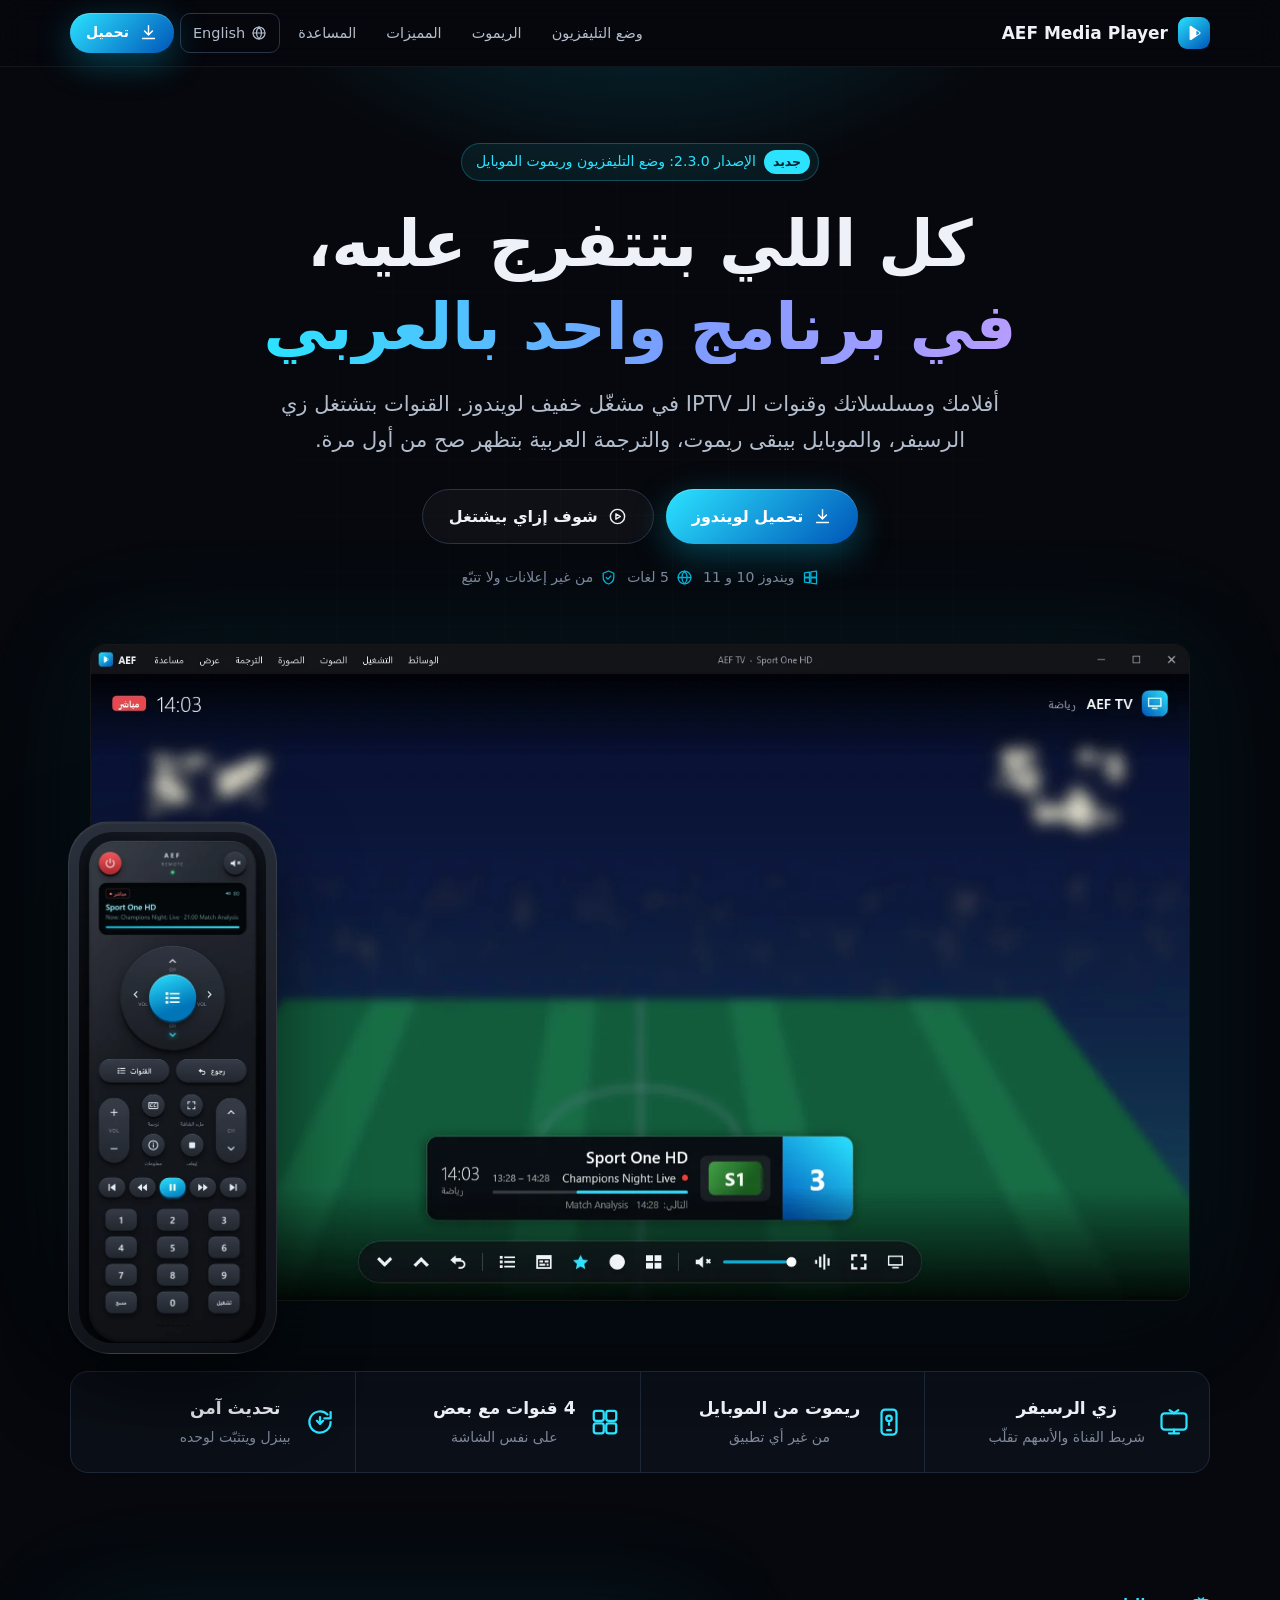
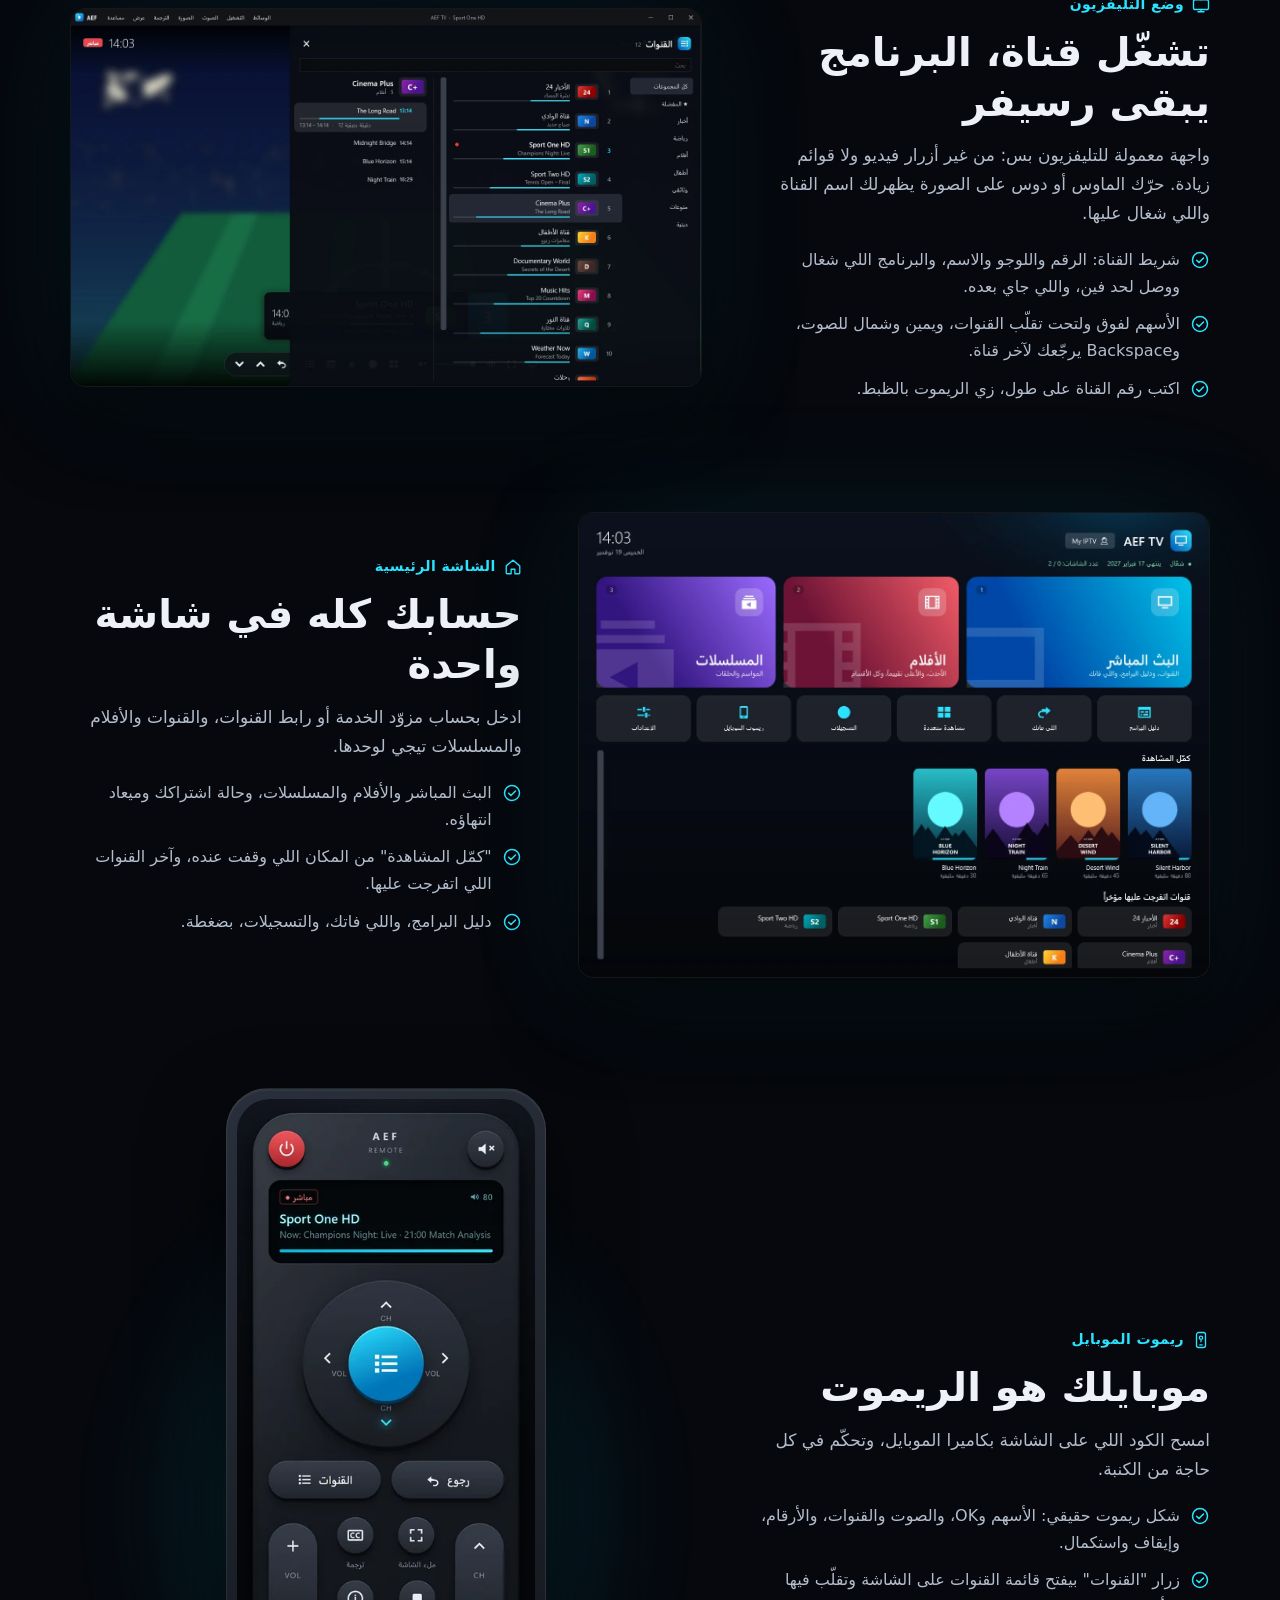
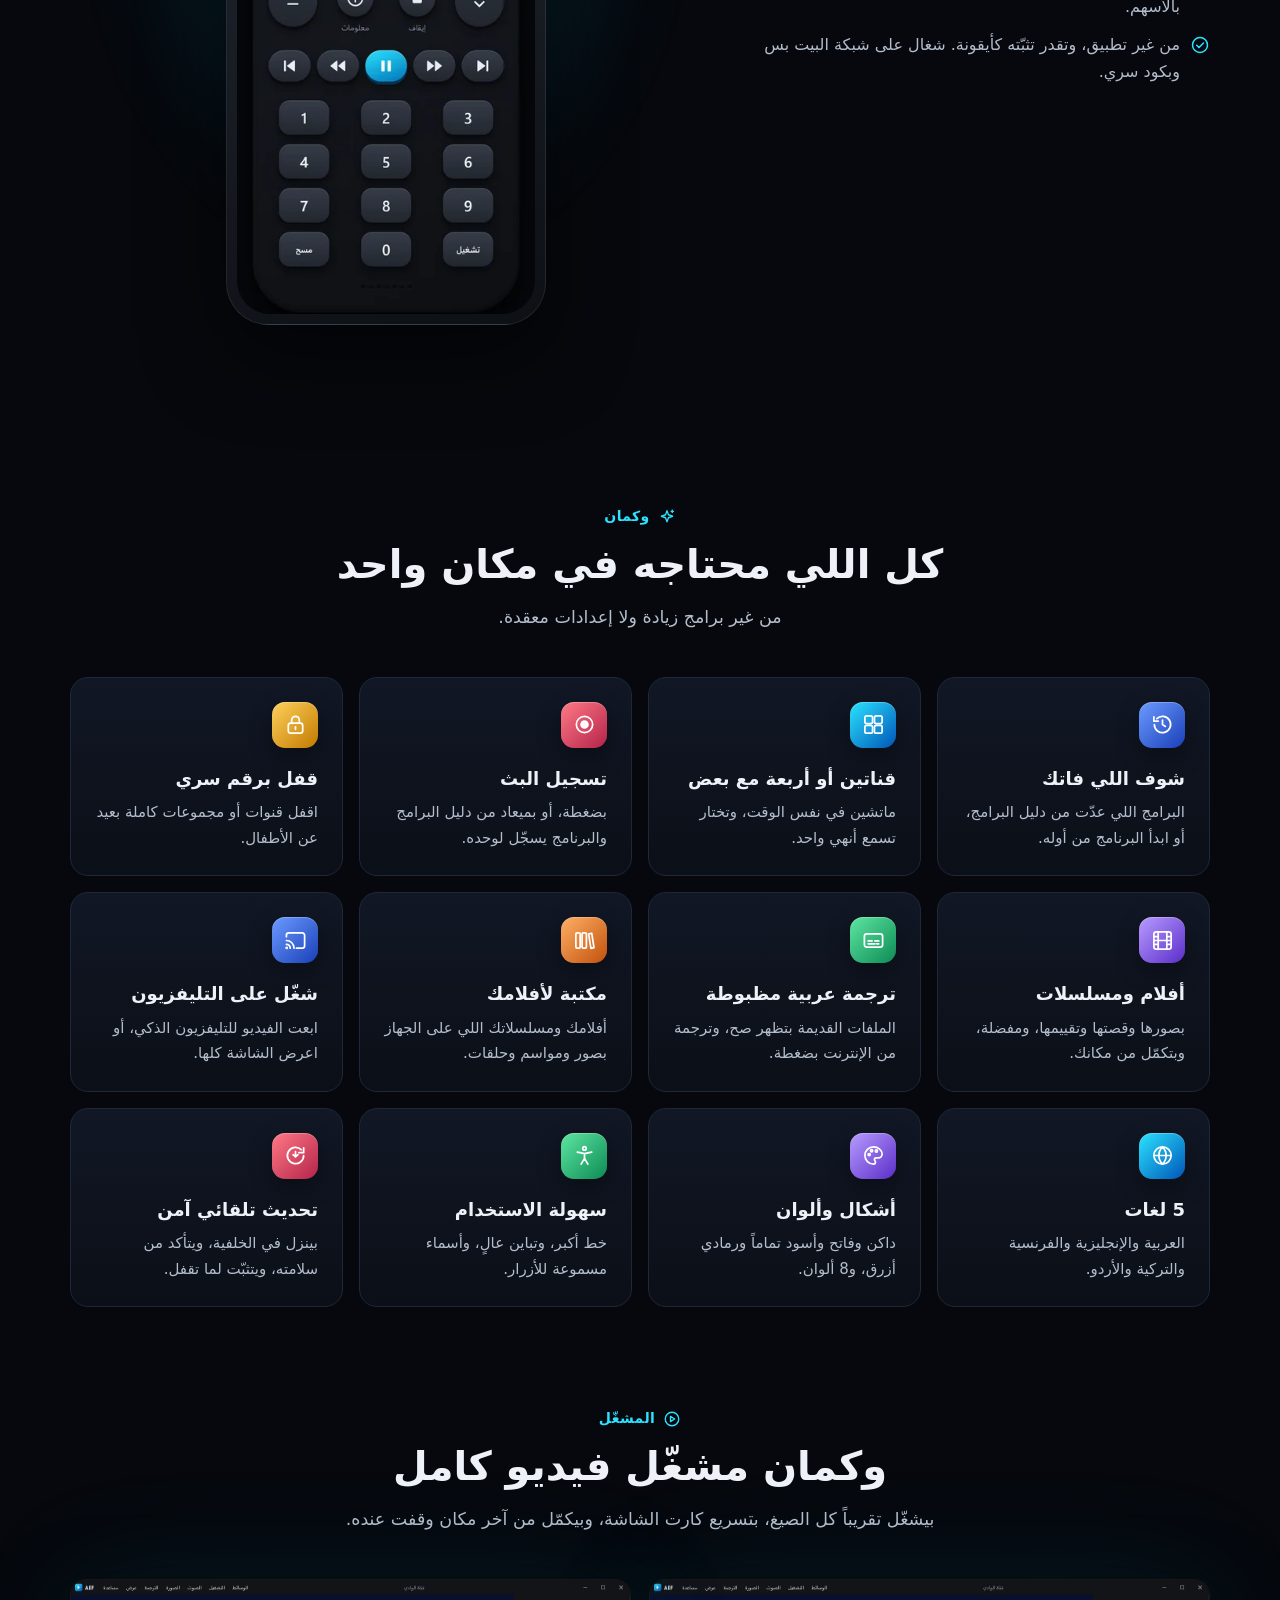
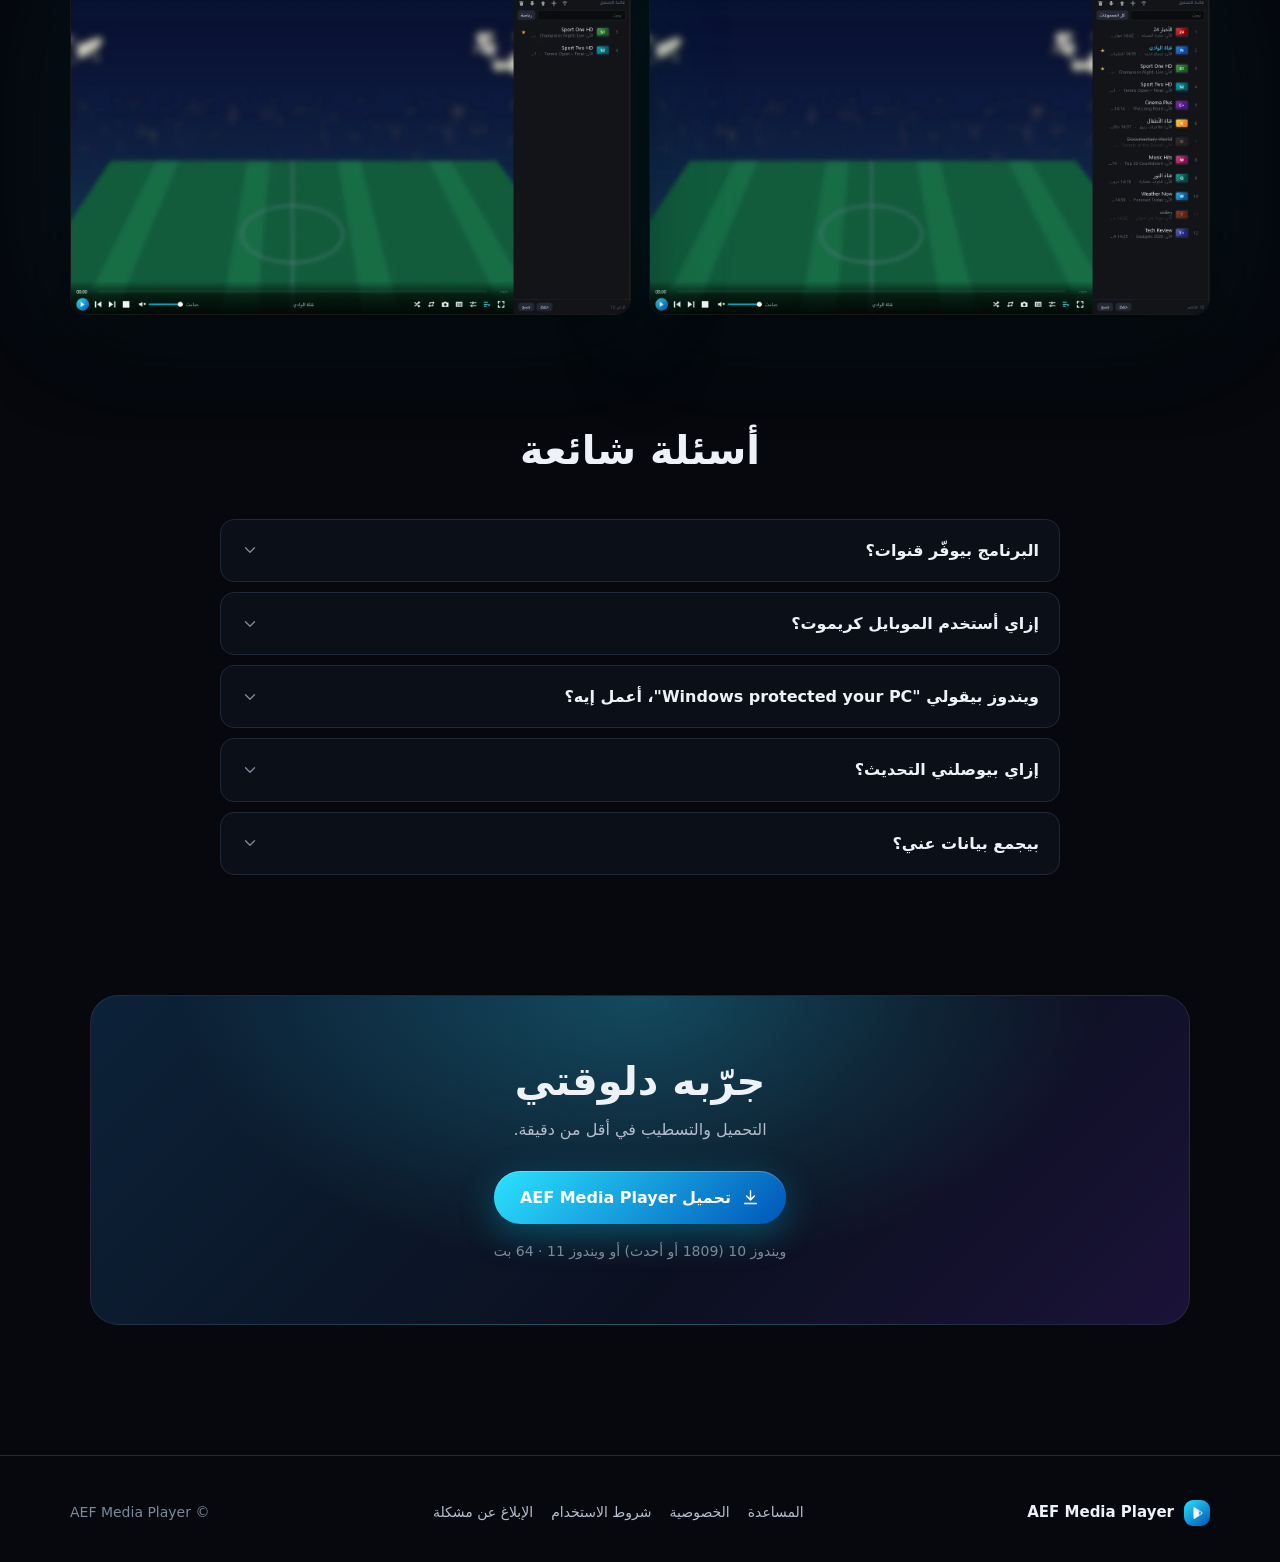
<file: docs/index.html>
<!doctype html>
<html lang="ar" dir="rtl">
<head>
<meta charset="utf-8">
<meta name="viewport" content="width=device-width, initial-scale=1">
<title>AEF Media Player — مشغّل الفيديو والقنوات بالعربي لويندوز</title>
<meta name="description" content="مشغّل فيديو وموسيقى وقنوات IPTV لويندوز: وضع تليفزيون زي الرسيفر، ريموت من الموبايل، دليل برامج، أفلام ومسلسلات، وترجمة عربية بتظهر صح. من غير إعلانات.">
<meta name="theme-color" content="#06080D">
<meta property="og:title" content="AEF Media Player">
<meta property="og:description" content="مشغّل الفيديو والقنوات بالعربي لويندوز">
<meta property="og:image" content="assets/banner.png">
<link rel="icon" href="assets/logo.png">
<link rel="alternate" hreflang="en" href="en/">
<link rel="stylesheet" href="style.css">
</head>
<body>
<header class="top"><div class="wrap">
  <a class="brand" href="./"><img src="assets/logo.png" alt="">AEF Media Player</a>
  <nav>
    <a class="hide-sm" href="#tv">وضع التليفزيون</a>
    <a class="hide-sm" href="#remote">الريموت</a>
    <a class="hide-sm" href="#features">المميزات</a>
    <a class="hide-sm" href="help.html">المساعدة</a>
    <a class="lang" href="en/" hreflang="en"><svg class="ico"><use href="assets/icons.svg#globe"/></svg><span>English</span></a>
    <a class="btn primary small" href="https://github.com/merofarahat923-coder/aef-media-player-releases/releases/latest"><svg class="ico"><use href="assets/icons.svg#download"/></svg>تحميل</a>
  </nav>
</div></header>

<main>
<div class="hero"><div class="wrap">
  <a class="pill" href="https://github.com/merofarahat923-coder/aef-media-player-releases/releases/latest"><b>جديد</b> الإصدار 2.3.0: وضع التليفزيون وريموت الموبايل</a>
  <h1>كل اللي بتتفرج عليه،<br><span class="grad">في برنامج واحد بالعربي</span></h1>
  <p class="lead">أفلامك ومسلسلاتك وقنوات الـ IPTV في مشغّل خفيف لويندوز. القنوات بتشتغل زي الرسيفر، والموبايل بيبقى ريموت، والترجمة العربية بتظهر صح من أول مرة.</p>
  <div class="actions">
    <a class="btn primary" href="https://github.com/merofarahat923-coder/aef-media-player-releases/releases/latest"><svg class="ico"><use href="assets/icons.svg#download"/></svg>تحميل لويندوز</a>
    <a class="btn ghost" href="#tv"><svg class="ico"><use href="assets/icons.svg#play"/></svg>شوف إزاي بيشتغل</a>
  </div>
  <div class="chips">
    <span><svg class="ico"><use href="assets/icons.svg#windows"/></svg>ويندوز 10 و 11</span>
    <span><svg class="ico"><use href="assets/icons.svg#globe"/></svg>5 لغات</span>
    <span><svg class="ico"><use href="assets/icons.svg#shield"/></svg>من غير إعلانات ولا تتبّع</span>
  </div>
  <div class="stage">
    <div class="frame"><img src="assets/tv-ar.webp" alt="وضع التليفزيون: شريط القناة بالرقم والاسم والبرنامج اللي شغال، وأزرار التليفزيون تحت" width="1440" height="860"></div>
    <div class="phone"><div class="phoneframe"><img src="assets/remote-ar.webp" alt="ريموت الموبايل" width="380" height="1040" loading="lazy"></div></div>
  </div>
  <div class="facts">
    <div><svg class="ico"><use href="assets/icons.svg#tv"/></svg><p style="margin:0"><b>زي الرسيفر</b><span>شريط القناة والأسهم تقلّب</span></p></div>
    <div><svg class="ico"><use href="assets/icons.svg#phone"/></svg><p style="margin:0"><b>ريموت من الموبايل</b><span>من غير أي تطبيق</span></p></div>
    <div><svg class="ico"><use href="assets/icons.svg#grid"/></svg><p style="margin:0"><b>4 قنوات مع بعض</b><span>على نفس الشاشة</span></p></div>
    <div><svg class="ico"><use href="assets/icons.svg#update"/></svg><p style="margin:0"><b>تحديث آمن</b><span>بينزل ويتثبّت لوحده</span></p></div>
  </div>
</div></div>

<section id="tv"><div class="wrap spot">
  <div class="text">
    <div class="eyebrow"><svg class="ico"><use href="assets/icons.svg#tv"/></svg>وضع التليفزيون</div>
    <h2>تشغّل قناة، البرنامج يبقى رسيفر</h2>
    <p>واجهة معمولة للتليفزيون بس: من غير أزرار فيديو ولا قوائم زيادة. حرّك الماوس أو دوس على الصورة يظهرلك اسم القناة واللي شغال عليها.</p>
    <ul>
      <li><svg class="ico"><use href="assets/icons.svg#check"/></svg>شريط القناة: الرقم واللوجو والاسم، والبرنامج اللي شغال ووصل لحد فين، واللي جاي بعده.</li>
      <li><svg class="ico"><use href="assets/icons.svg#check"/></svg>الأسهم لفوق ولتحت تقلّب القنوات، ويمين وشمال للصوت، وBackspace يرجّعك لآخر قناة.</li>
      <li><svg class="ico"><use href="assets/icons.svg#check"/></svg>اكتب رقم القناة على طول، زي الريموت بالظبط.</li>
    </ul>
  </div>
  <div class="shot"><div class="frame"><img src="assets/tv-list-ar.webp" alt="قائمة القنوات فوق الصورة: المجموعات، والقنوات بلوجوهاتها، وجدول برامج القناة المختارة" width="1440" height="860" loading="lazy"></div></div>
</div></section>

<section id="home" style="padding-top:20px"><div class="wrap spot flip">
  <div class="text">
    <div class="eyebrow"><svg class="ico"><use href="assets/icons.svg#home"/></svg>الشاشة الرئيسية</div>
    <h2>حسابك كله في شاشة واحدة</h2>
    <p>ادخل بحساب مزوّد الخدمة أو رابط القنوات، والقنوات والأفلام والمسلسلات تيجي لوحدها.</p>
    <ul>
      <li><svg class="ico"><use href="assets/icons.svg#check"/></svg>البث المباشر والأفلام والمسلسلات، وحالة اشتراكك وميعاد انتهاؤه.</li>
      <li><svg class="ico"><use href="assets/icons.svg#check"/></svg>"كمّل المشاهدة" من المكان اللي وقفت عنده، وآخر القنوات اللي اتفرجت عليها.</li>
      <li><svg class="ico"><use href="assets/icons.svg#check"/></svg>دليل البرامج، واللي فاتك، والتسجيلات، بضغطة.</li>
    </ul>
  </div>
  <div class="shot"><div class="frame"><img src="assets/home-ar.webp" alt="الشاشة الرئيسية للـ IPTV: البث المباشر والأفلام والمسلسلات وكمّل المشاهدة" width="1320" height="1000" loading="lazy"></div></div>
</div></section>

<section id="remote" style="padding-top:20px"><div class="wrap spot">
  <div class="text">
    <div class="eyebrow"><svg class="ico"><use href="assets/icons.svg#phone"/></svg>ريموت الموبايل</div>
    <h2>موبايلك هو الريموت</h2>
    <p>امسح الكود اللي على الشاشة بكاميرا الموبايل، وتحكّم في كل حاجة من الكنبة.</p>
    <ul>
      <li><svg class="ico"><use href="assets/icons.svg#check"/></svg>شكل ريموت حقيقي: الأسهم وOK، والصوت والقنوات، والأرقام، وإيقاف واستكمال.</li>
      <li><svg class="ico"><use href="assets/icons.svg#check"/></svg>زرار "القنوات" بيفتح قائمة القنوات على الشاشة وتقلّب فيها بالأسهم.</li>
      <li><svg class="ico"><use href="assets/icons.svg#check"/></svg>من غير تطبيق، وتقدر تثبّته كأيقونة. شغال على شبكة البيت بس وبكود سري.</li>
    </ul>
  </div>
  <div class="shot"><div class="phoneframe"><img src="assets/remote-ar.webp" alt="ريموت الموبايل بشكل ريموت حقيقي" width="380" height="1040" loading="lazy"></div></div>
</div></section>

<section id="features"><div class="wrap">
  <div class="center">
    <div class="eyebrow"><svg class="ico"><use href="assets/icons.svg#spark"/></svg>وكمان</div>
    <h2>كل اللي محتاجه في مكان واحد</h2>
    <p class="sub">من غير برامج زيادة ولا إعدادات معقدة.</p>
  </div>
  <div class="grid">
    <div class="card"><div class="badge c-blue"><svg class="ico"><use href="assets/icons.svg#catchup"/></svg></div><h3>شوف اللي فاتك</h3><p>البرامج اللي عدّت من دليل البرامج، أو ابدأ البرنامج من أوله.</p></div>
    <div class="card"><div class="badge"><svg class="ico"><use href="assets/icons.svg#grid"/></svg></div><h3>قناتين أو أربعة مع بعض</h3><p>ماتشين في نفس الوقت، وتختار تسمع أنهي واحد.</p></div>
    <div class="card"><div class="badge c-rose"><svg class="ico"><use href="assets/icons.svg#record"/></svg></div><h3>تسجيل البث</h3><p>بضغطة، أو بميعاد من دليل البرامج والبرنامج يسجّل لوحده.</p></div>
    <div class="card"><div class="badge c-gold"><svg class="ico"><use href="assets/icons.svg#lock"/></svg></div><h3>قفل برقم سري</h3><p>اقفل قنوات أو مجموعات كاملة بعيد عن الأطفال.</p></div>
    <div class="card"><div class="badge c-violet"><svg class="ico"><use href="assets/icons.svg#film"/></svg></div><h3>أفلام ومسلسلات</h3><p>بصورها وقصتها وتقييمها، ومفضلة، وبتكمّل من مكانك.</p></div>
    <div class="card"><div class="badge c-green"><svg class="ico"><use href="assets/icons.svg#subs"/></svg></div><h3>ترجمة عربية مظبوطة</h3><p>الملفات القديمة بتظهر صح، وترجمة من الإنترنت بضغطة.</p></div>
    <div class="card"><div class="badge c-orange"><svg class="ico"><use href="assets/icons.svg#library"/></svg></div><h3>مكتبة لأفلامك</h3><p>أفلامك ومسلسلاتك اللي على الجهاز بصور ومواسم وحلقات.</p></div>
    <div class="card"><div class="badge c-blue"><svg class="ico"><use href="assets/icons.svg#cast"/></svg></div><h3>شغّل على التليفزيون</h3><p>ابعت الفيديو للتليفزيون الذكي، أو اعرض الشاشة كلها.</p></div>
    <div class="card"><div class="badge"><svg class="ico"><use href="assets/icons.svg#globe"/></svg></div><h3>5 لغات</h3><p>العربية والإنجليزية والفرنسية والتركية والأردو.</p></div>
    <div class="card"><div class="badge c-violet"><svg class="ico"><use href="assets/icons.svg#palette"/></svg></div><h3>أشكال وألوان</h3><p>داكن وفاتح وأسود تماماً ورمادي أزرق، و8 ألوان.</p></div>
    <div class="card"><div class="badge c-green"><svg class="ico"><use href="assets/icons.svg#access"/></svg></div><h3>سهولة الاستخدام</h3><p>خط أكبر، وتباين عالٍ، وأسماء مسموعة للأزرار.</p></div>
    <div class="card"><div class="badge c-rose"><svg class="ico"><use href="assets/icons.svg#update"/></svg></div><h3>تحديث تلقائي آمن</h3><p>بينزل في الخلفية، ويتأكد من سلامته، ويتثبّت لما تقفل.</p></div>
  </div>
</div></section>

<section style="padding-top:10px"><div class="wrap">
  <div class="center">
    <div class="eyebrow"><svg class="ico"><use href="assets/icons.svg#play"/></svg>المشغّل</div>
    <h2>وكمان مشغّل فيديو كامل</h2>
    <p class="sub">بيشغّل تقريباً كل الصيغ، بتسريع كارت الشاشة، وبيكمّل من آخر مكان وقفت عنده.</p>
  </div>
  <div class="pair">
    <div class="frame"><img src="assets/screenshot-ar.webp" alt="المشغّل بالواجهة العربية مع قائمة القنوات" width="1440" height="860" loading="lazy"></div>
    <div class="frame"><img src="assets/screenshot-groups-ar.webp" alt="مجموعات القنوات في قائمة التشغيل" width="1440" height="860" loading="lazy"></div>
  </div>
</div></section>

<section id="faq" style="padding-top:20px"><div class="wrap">
  <div class="center"><h2>أسئلة شائعة</h2><p class="sub"></p></div>
  <div class="faq">
    <details><summary>البرنامج بيوفّر قنوات؟<svg class="ico"><use href="assets/icons.svg#chevron"/></svg></summary><p>لأ. البرنامج مشغّل بس: بيشغّل حساب IPTV أو ملف/رابط القنوات اللي معاك من مزوّد الخدمة بتاعك.</p></details>
    <details><summary>إزاي أستخدم الموبايل كريموت؟<svg class="ico"><use href="assets/icons.svg#chevron"/></svg></summary><p>دوس <kbd>Ctrl</kbd>+<kbd>J</kbd> في البرنامج وامسح الكود بكاميرا الموبايل. لازم الاتنين يكونوا على نفس الواي فاي. ومن صفحة الريموت تقدر تثبّته كأيقونة.</p></details>
    <details><summary>ويندوز بيقولي "Windows protected your PC"، أعمل إيه؟<svg class="ico"><use href="assets/icons.svg#chevron"/></svg></summary><p>اضغط "More info" وبعدين "Run anyway". الرسالة دي بتظهر لأي برنامج جديد لسه مش موقّع رقمياً.</p></details>
    <details><summary>إزاي بيوصلني التحديث؟<svg class="ico"><use href="assets/icons.svg#chevron"/></svg></summary><p>البرنامج بيدوّر مرة في اليوم، ولو فيه جديد بينزّله في الخلفية ويتأكد من سلامته، ويسطّبه لما تقفل البرنامج. ولو حابب يسألك الأول، اقفل "تسطيب التحديثات لوحدها" من الإعدادات.</p></details>
    <details><summary>بيجمع بيانات عني؟<svg class="ico"><use href="assets/icons.svg#chevron"/></svg></summary><p>لأ. اقرا <a href="privacy.html">سياسة الخصوصية</a>: فيها بالظبط البرنامج بيتكلم مع مين ولإيه.</p></details>
  </div>
</div></section>

<section style="padding-top:20px"><div class="wrap">
  <div class="cta">
    <h2>جرّبه دلوقتي</h2>
    <p>التحميل والتسطيب في أقل من دقيقة.</p>
    <a class="btn primary" href="https://github.com/merofarahat923-coder/aef-media-player-releases/releases/latest"><svg class="ico"><use href="assets/icons.svg#download"/></svg>تحميل AEF Media Player</a>
    <div class="small">ويندوز 10 (1809 أو أحدث) أو ويندوز 11 · 64 بت</div>
  </div>
</div></section>
</main>

<footer><div class="wrap">
  <a class="brand" href="./"><img src="assets/logo.png" alt="">AEF Media Player</a>
  <nav><a href="help.html">المساعدة</a><a href="privacy.html">الخصوصية</a><a href="terms.html">شروط الاستخدام</a><a href="https://github.com/merofarahat923-coder/aef-media-player-releases/issues/new">الإبلاغ عن مشكلة</a></nav>
  <div>© AEF Media Player</div>
</div></footer>
</body>
</html>
</file>
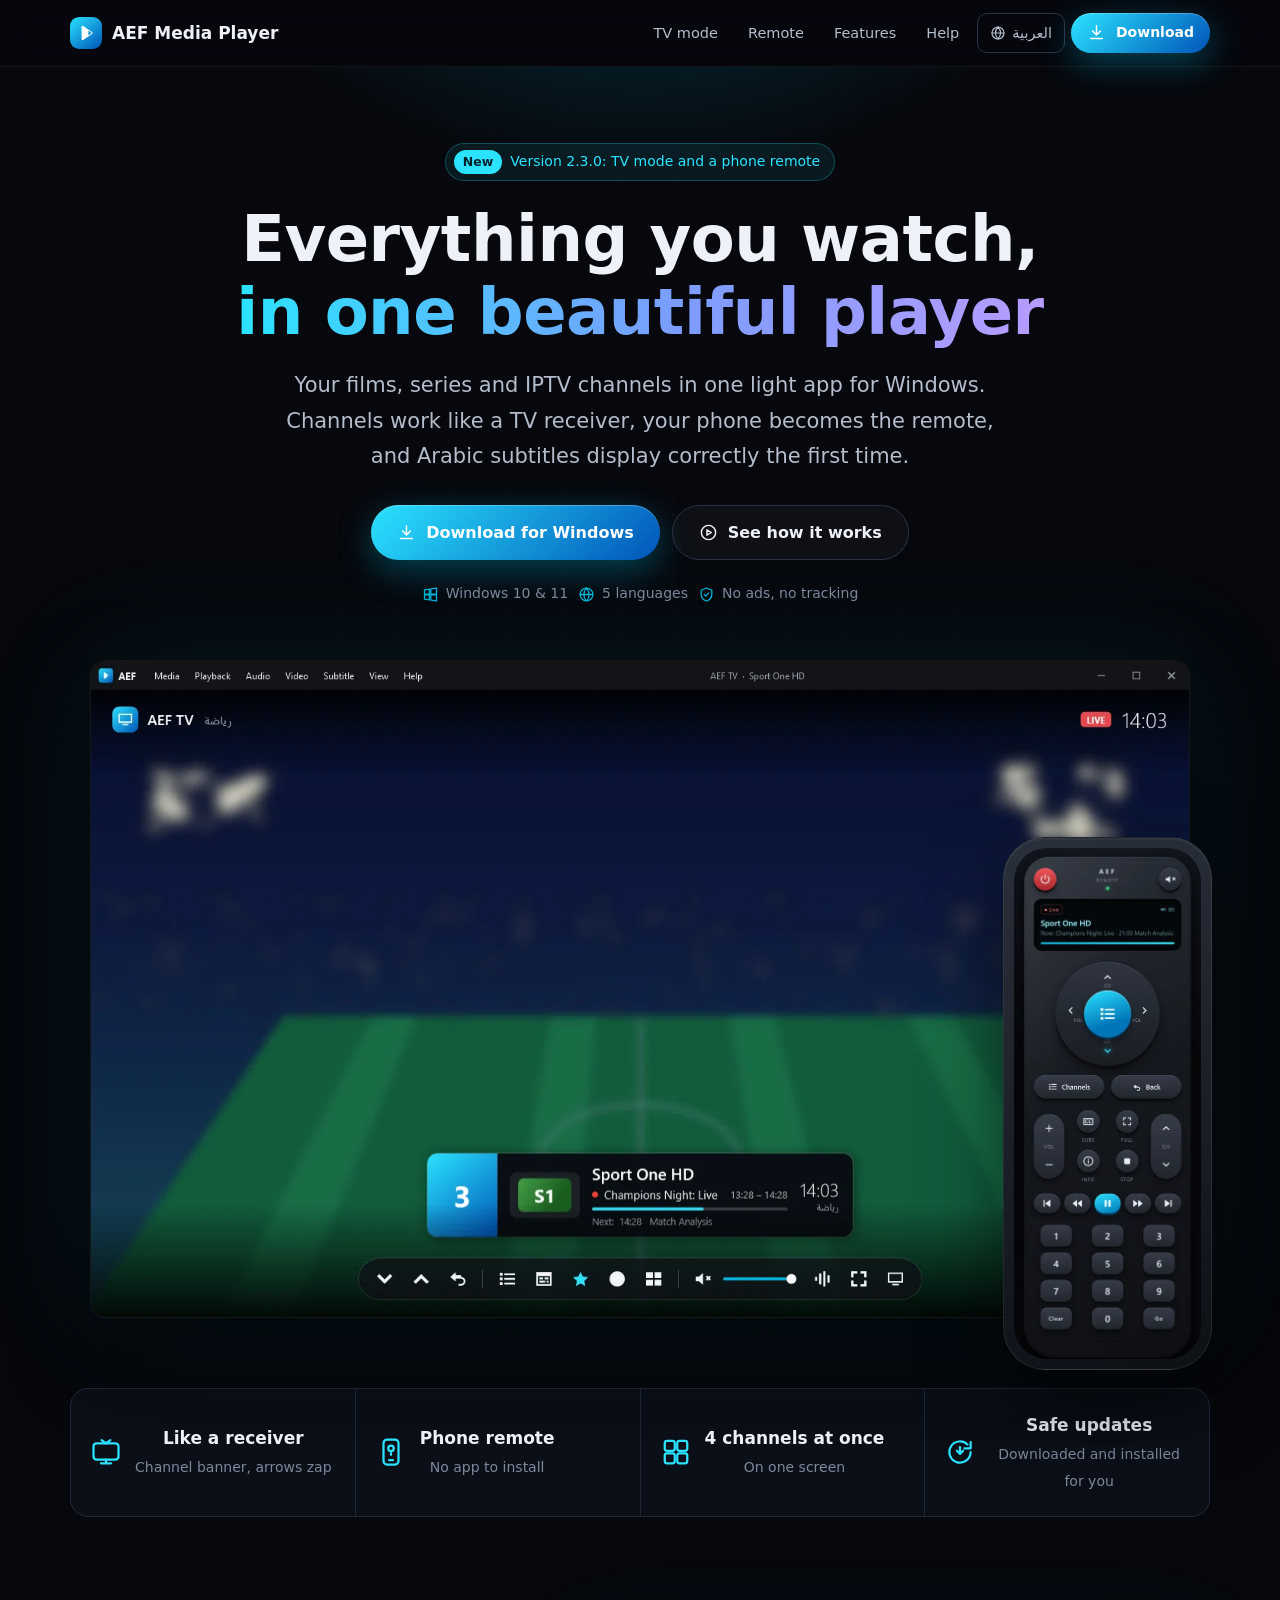
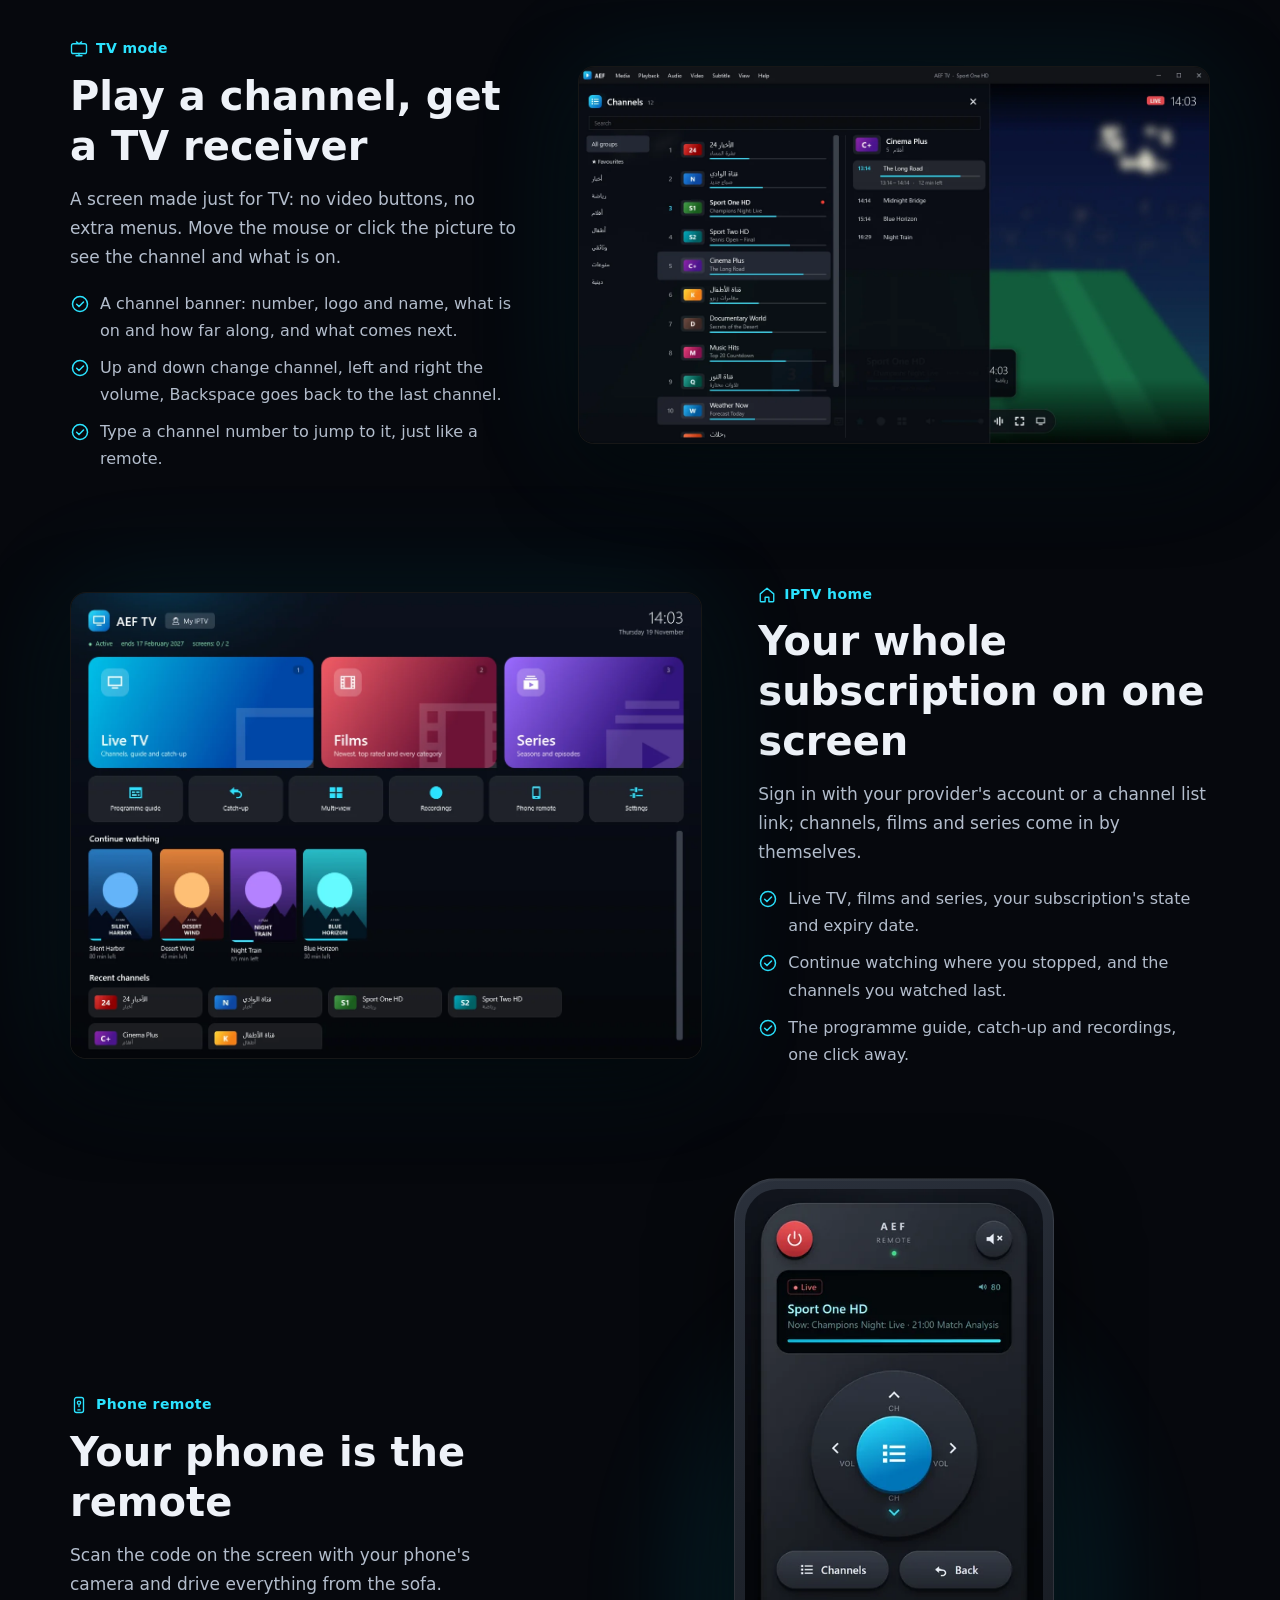
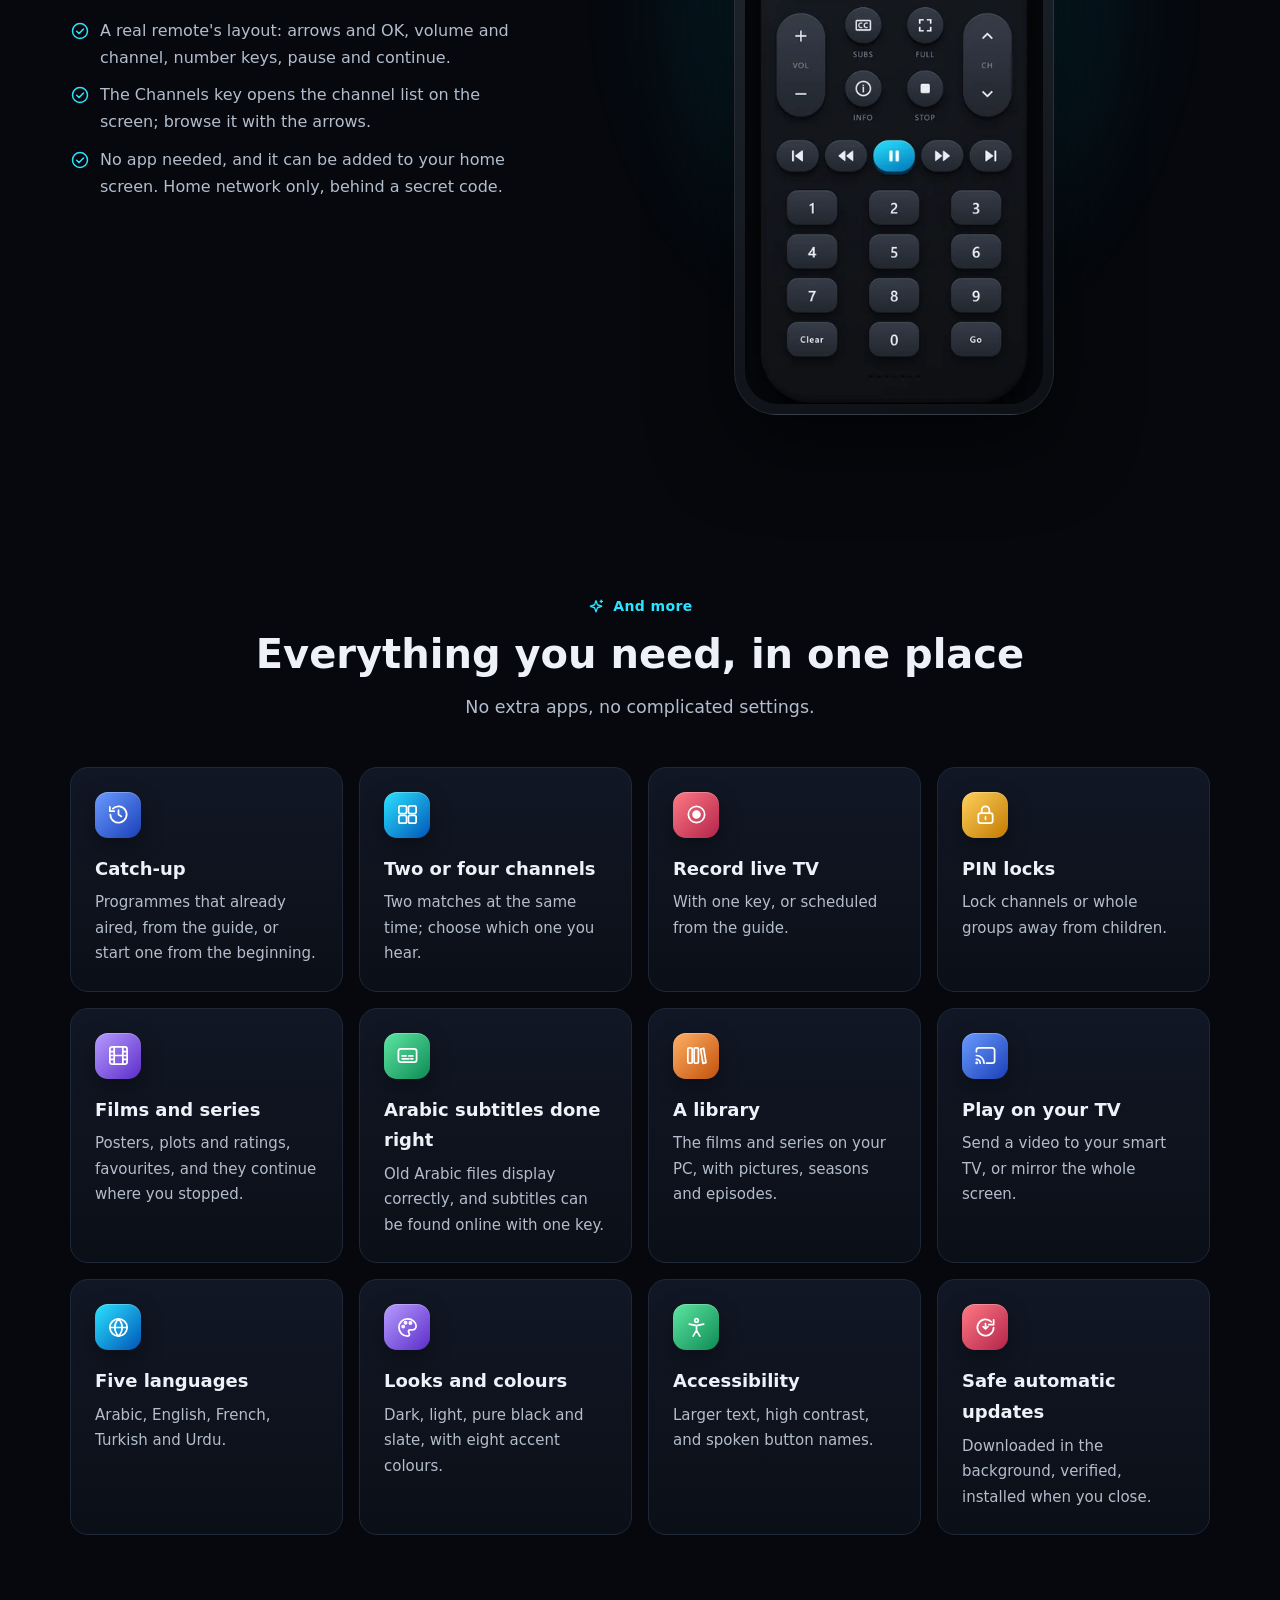
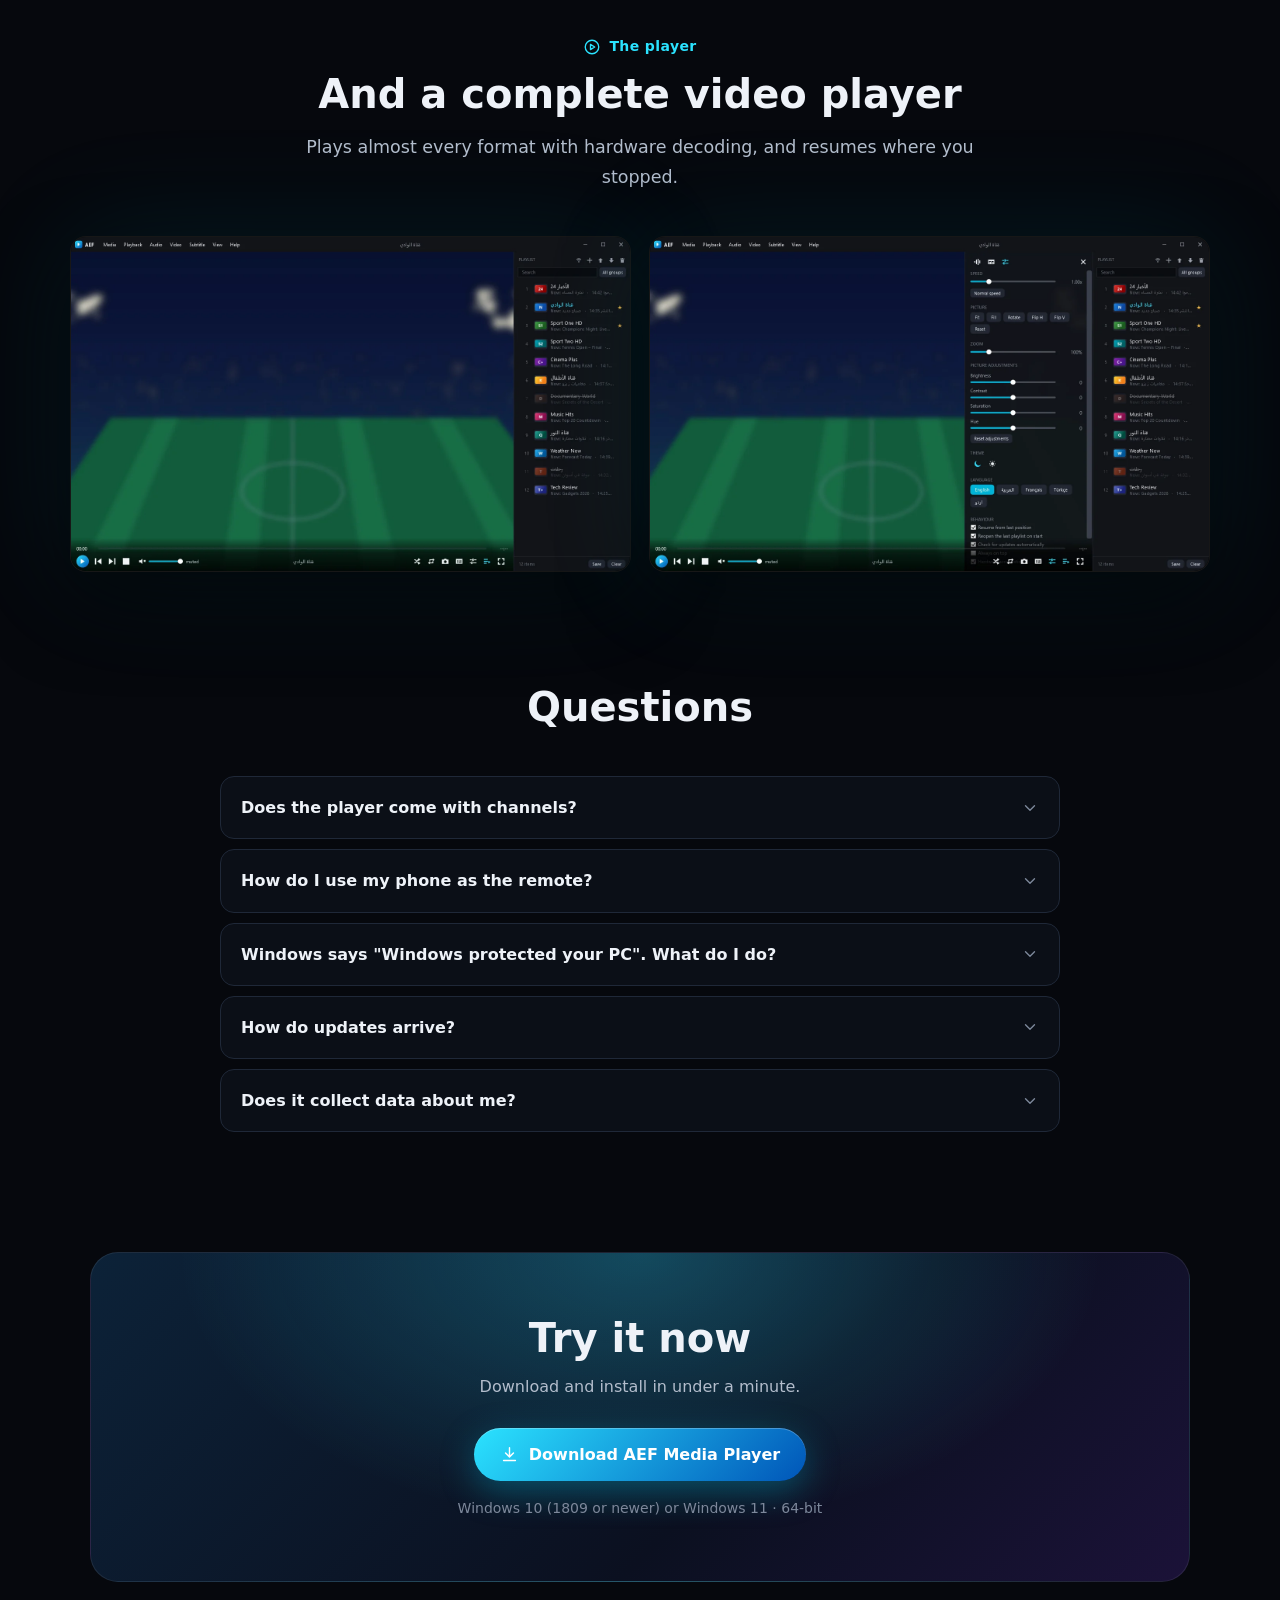
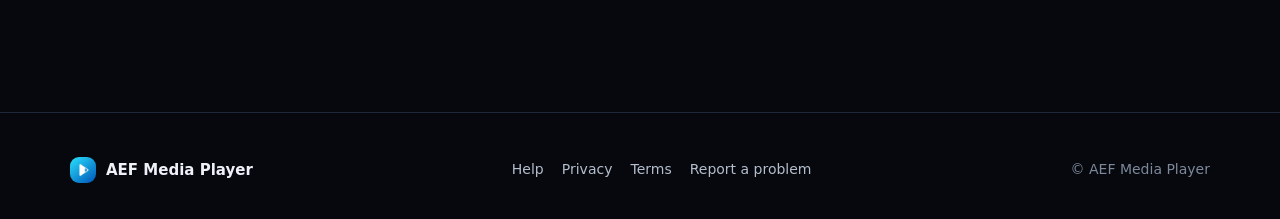
<file: docs/en/index.html>
<!doctype html>
<html lang="en" dir="ltr">
<head>
<meta charset="utf-8">
<meta name="viewport" content="width=device-width, initial-scale=1">
<title>AEF Media Player — video, music and IPTV player for Windows</title>
<meta name="description" content="A video, music and IPTV player for Windows: a TV-receiver mode for channels, a phone remote, programme guide, films and series, and Arabic subtitles that display correctly. No ads.">
<meta name="theme-color" content="#06080D">
<meta property="og:title" content="AEF Media Player">
<meta property="og:description" content="Video, music and IPTV player for Windows">
<meta property="og:image" content="../assets/banner.png">
<link rel="icon" href="../assets/logo.png">
<link rel="alternate" hreflang="ar" href="../">
<link rel="stylesheet" href="../style.css">
</head>
<body>
<header class="top"><div class="wrap">
  <a class="brand" href="./"><img src="../assets/logo.png" alt="">AEF Media Player</a>
  <nav>
    <a class="hide-sm" href="#tv">TV mode</a>
    <a class="hide-sm" href="#remote">Remote</a>
    <a class="hide-sm" href="#features">Features</a>
    <a class="hide-sm" href="help.html">Help</a>
    <a class="lang" href="../" hreflang="ar"><svg class="ico"><use href="../assets/icons.svg#globe"/></svg><span>العربية</span></a>
    <a class="btn primary small" href="https://github.com/merofarahat923-coder/aef-media-player-releases/releases/latest"><svg class="ico"><use href="../assets/icons.svg#download"/></svg>Download</a>
  </nav>
</div></header>

<main>
<div class="hero"><div class="wrap">
  <a class="pill" href="https://github.com/merofarahat923-coder/aef-media-player-releases/releases/latest"><b>New</b> Version 2.3.0: TV mode and a phone remote</a>
  <h1>Everything you watch,<br><span class="grad">in one beautiful player</span></h1>
  <p class="lead">Your films, series and IPTV channels in one light app for Windows. Channels work like a TV receiver, your phone becomes the remote, and Arabic subtitles display correctly the first time.</p>
  <div class="actions">
    <a class="btn primary" href="https://github.com/merofarahat923-coder/aef-media-player-releases/releases/latest"><svg class="ico"><use href="../assets/icons.svg#download"/></svg>Download for Windows</a>
    <a class="btn ghost" href="#tv"><svg class="ico"><use href="../assets/icons.svg#play"/></svg>See how it works</a>
  </div>
  <div class="chips">
    <span><svg class="ico"><use href="../assets/icons.svg#windows"/></svg>Windows 10 &amp; 11</span>
    <span><svg class="ico"><use href="../assets/icons.svg#globe"/></svg>5 languages</span>
    <span><svg class="ico"><use href="../assets/icons.svg#shield"/></svg>No ads, no tracking</span>
  </div>
  <div class="stage">
    <div class="frame"><img src="../assets/tv-en.webp" alt="TV mode: the channel banner with number, name and what is on, and the TV buttons below" width="1440" height="860"></div>
    <div class="phone"><div class="phoneframe"><img src="../assets/remote-en.webp" alt="The phone remote" width="380" height="1040" loading="lazy"></div></div>
  </div>
  <div class="facts">
    <div><svg class="ico"><use href="../assets/icons.svg#tv"/></svg><p style="margin:0"><b>Like a receiver</b><span>Channel banner, arrows zap</span></p></div>
    <div><svg class="ico"><use href="../assets/icons.svg#phone"/></svg><p style="margin:0"><b>Phone remote</b><span>No app to install</span></p></div>
    <div><svg class="ico"><use href="../assets/icons.svg#grid"/></svg><p style="margin:0"><b>4 channels at once</b><span>On one screen</span></p></div>
    <div><svg class="ico"><use href="../assets/icons.svg#update"/></svg><p style="margin:0"><b>Safe updates</b><span>Downloaded and installed for you</span></p></div>
  </div>
</div></div>

<section id="tv"><div class="wrap spot">
  <div class="text">
    <div class="eyebrow"><svg class="ico"><use href="../assets/icons.svg#tv"/></svg>TV mode</div>
    <h2>Play a channel, get a TV receiver</h2>
    <p>A screen made just for TV: no video buttons, no extra menus. Move the mouse or click the picture to see the channel and what is on.</p>
    <ul>
      <li><svg class="ico"><use href="../assets/icons.svg#check"/></svg>A channel banner: number, logo and name, what is on and how far along, and what comes next.</li>
      <li><svg class="ico"><use href="../assets/icons.svg#check"/></svg>Up and down change channel, left and right the volume, Backspace goes back to the last channel.</li>
      <li><svg class="ico"><use href="../assets/icons.svg#check"/></svg>Type a channel number to jump to it, just like a remote.</li>
    </ul>
  </div>
  <div class="shot"><div class="frame"><img src="../assets/tv-list-en.webp" alt="The channel list over the picture: groups, channels with logos, and the chosen channel's programme guide" width="1440" height="860" loading="lazy"></div></div>
</div></section>

<section id="home" style="padding-top:20px"><div class="wrap spot flip">
  <div class="text">
    <div class="eyebrow"><svg class="ico"><use href="../assets/icons.svg#home"/></svg>IPTV home</div>
    <h2>Your whole subscription on one screen</h2>
    <p>Sign in with your provider's account or a channel list link; channels, films and series come in by themselves.</p>
    <ul>
      <li><svg class="ico"><use href="../assets/icons.svg#check"/></svg>Live TV, films and series, your subscription's state and expiry date.</li>
      <li><svg class="ico"><use href="../assets/icons.svg#check"/></svg>Continue watching where you stopped, and the channels you watched last.</li>
      <li><svg class="ico"><use href="../assets/icons.svg#check"/></svg>The programme guide, catch-up and recordings, one click away.</li>
    </ul>
  </div>
  <div class="shot"><div class="frame"><img src="../assets/home-en.webp" alt="The IPTV home screen: Live TV, films, series and Continue watching" width="1320" height="1000" loading="lazy"></div></div>
</div></section>

<section id="remote" style="padding-top:20px"><div class="wrap spot">
  <div class="text">
    <div class="eyebrow"><svg class="ico"><use href="../assets/icons.svg#phone"/></svg>Phone remote</div>
    <h2>Your phone is the remote</h2>
    <p>Scan the code on the screen with your phone's camera and drive everything from the sofa.</p>
    <ul>
      <li><svg class="ico"><use href="../assets/icons.svg#check"/></svg>A real remote's layout: arrows and OK, volume and channel, number keys, pause and continue.</li>
      <li><svg class="ico"><use href="../assets/icons.svg#check"/></svg>The Channels key opens the channel list on the screen; browse it with the arrows.</li>
      <li><svg class="ico"><use href="../assets/icons.svg#check"/></svg>No app needed, and it can be added to your home screen. Home network only, behind a secret code.</li>
    </ul>
  </div>
  <div class="shot"><div class="phoneframe"><img src="../assets/remote-en.webp" alt="The phone remote, laid out like a real one" width="380" height="1040" loading="lazy"></div></div>
</div></section>

<section id="features"><div class="wrap">
  <div class="center">
    <div class="eyebrow"><svg class="ico"><use href="../assets/icons.svg#spark"/></svg>And more</div>
    <h2>Everything you need, in one place</h2>
    <p class="sub">No extra apps, no complicated settings.</p>
  </div>
  <div class="grid">
    <div class="card"><div class="badge c-blue"><svg class="ico"><use href="../assets/icons.svg#catchup"/></svg></div><h3>Catch-up</h3><p>Programmes that already aired, from the guide, or start one from the beginning.</p></div>
    <div class="card"><div class="badge"><svg class="ico"><use href="../assets/icons.svg#grid"/></svg></div><h3>Two or four channels</h3><p>Two matches at the same time; choose which one you hear.</p></div>
    <div class="card"><div class="badge c-rose"><svg class="ico"><use href="../assets/icons.svg#record"/></svg></div><h3>Record live TV</h3><p>With one key, or scheduled from the guide.</p></div>
    <div class="card"><div class="badge c-gold"><svg class="ico"><use href="../assets/icons.svg#lock"/></svg></div><h3>PIN locks</h3><p>Lock channels or whole groups away from children.</p></div>
    <div class="card"><div class="badge c-violet"><svg class="ico"><use href="../assets/icons.svg#film"/></svg></div><h3>Films and series</h3><p>Posters, plots and ratings, favourites, and they continue where you stopped.</p></div>
    <div class="card"><div class="badge c-green"><svg class="ico"><use href="../assets/icons.svg#subs"/></svg></div><h3>Arabic subtitles done right</h3><p>Old Arabic files display correctly, and subtitles can be found online with one key.</p></div>
    <div class="card"><div class="badge c-orange"><svg class="ico"><use href="../assets/icons.svg#library"/></svg></div><h3>A library</h3><p>The films and series on your PC, with pictures, seasons and episodes.</p></div>
    <div class="card"><div class="badge c-blue"><svg class="ico"><use href="../assets/icons.svg#cast"/></svg></div><h3>Play on your TV</h3><p>Send a video to your smart TV, or mirror the whole screen.</p></div>
    <div class="card"><div class="badge"><svg class="ico"><use href="../assets/icons.svg#globe"/></svg></div><h3>Five languages</h3><p>Arabic, English, French, Turkish and Urdu.</p></div>
    <div class="card"><div class="badge c-violet"><svg class="ico"><use href="../assets/icons.svg#palette"/></svg></div><h3>Looks and colours</h3><p>Dark, light, pure black and slate, with eight accent colours.</p></div>
    <div class="card"><div class="badge c-green"><svg class="ico"><use href="../assets/icons.svg#access"/></svg></div><h3>Accessibility</h3><p>Larger text, high contrast, and spoken button names.</p></div>
    <div class="card"><div class="badge c-rose"><svg class="ico"><use href="../assets/icons.svg#update"/></svg></div><h3>Safe automatic updates</h3><p>Downloaded in the background, verified, installed when you close.</p></div>
  </div>
</div></section>

<section style="padding-top:10px"><div class="wrap">
  <div class="center">
    <div class="eyebrow"><svg class="ico"><use href="../assets/icons.svg#play"/></svg>The player</div>
    <h2>And a complete video player</h2>
    <p class="sub">Plays almost every format with hardware decoding, and resumes where you stopped.</p>
  </div>
  <div class="pair">
    <div class="frame"><img src="../assets/screenshot-en.webp" alt="The player with the channel list" width="1440" height="860" loading="lazy"></div>
    <div class="frame"><img src="../assets/screenshot-settings.webp" alt="Picture settings" width="1440" height="860" loading="lazy"></div>
  </div>
</div></section>

<section id="faq" style="padding-top:20px"><div class="wrap">
  <div class="center"><h2>Questions</h2><p class="sub"></p></div>
  <div class="faq">
    <details><summary>Does the player come with channels?<svg class="ico"><use href="../assets/icons.svg#chevron"/></svg></summary><p>No. It is a player only: it plays the IPTV account or channel list you get from your provider.</p></details>
    <details><summary>How do I use my phone as the remote?<svg class="ico"><use href="../assets/icons.svg#chevron"/></svg></summary><p>Press <kbd>Ctrl</kbd>+<kbd>J</kbd> in the player and scan the code with your phone's camera. Both must be on the same Wi-Fi. From the remote page you can add it to your home screen.</p></details>
    <details><summary>Windows says "Windows protected your PC". What do I do?<svg class="ico"><use href="../assets/icons.svg#chevron"/></svg></summary><p>Click "More info", then "Run anyway". This appears for new apps that are not yet code-signed.</p></details>
    <details><summary>How do updates arrive?<svg class="ico"><use href="../assets/icons.svg#chevron"/></svg></summary><p>Once a day the player checks for a new version; if there is one it downloads it in the background, verifies it, and installs it when you close the player. To be asked first, turn off "Install updates by themselves" in Settings.</p></details>
    <details><summary>Does it collect data about me?<svg class="ico"><use href="../assets/icons.svg#chevron"/></svg></summary><p>No. The <a href="privacy.html">privacy policy</a> says exactly whom the player talks to, and why.</p></details>
  </div>
</div></section>

<section style="padding-top:20px"><div class="wrap">
  <div class="cta">
    <h2>Try it now</h2>
    <p>Download and install in under a minute.</p>
    <a class="btn primary" href="https://github.com/merofarahat923-coder/aef-media-player-releases/releases/latest"><svg class="ico"><use href="../assets/icons.svg#download"/></svg>Download AEF Media Player</a>
    <div class="small">Windows 10 (1809 or newer) or Windows 11 · 64-bit</div>
  </div>
</div></section>
</main>

<footer><div class="wrap">
  <a class="brand" href="./"><img src="../assets/logo.png" alt="">AEF Media Player</a>
  <nav><a href="help.html">Help</a><a href="privacy.html">Privacy</a><a href="terms.html">Terms</a><a href="https://github.com/merofarahat923-coder/aef-media-player-releases/issues/new">Report a problem</a></nav>
  <div>© AEF Media Player</div>
</div></footer>
</body>
</html>
</file>
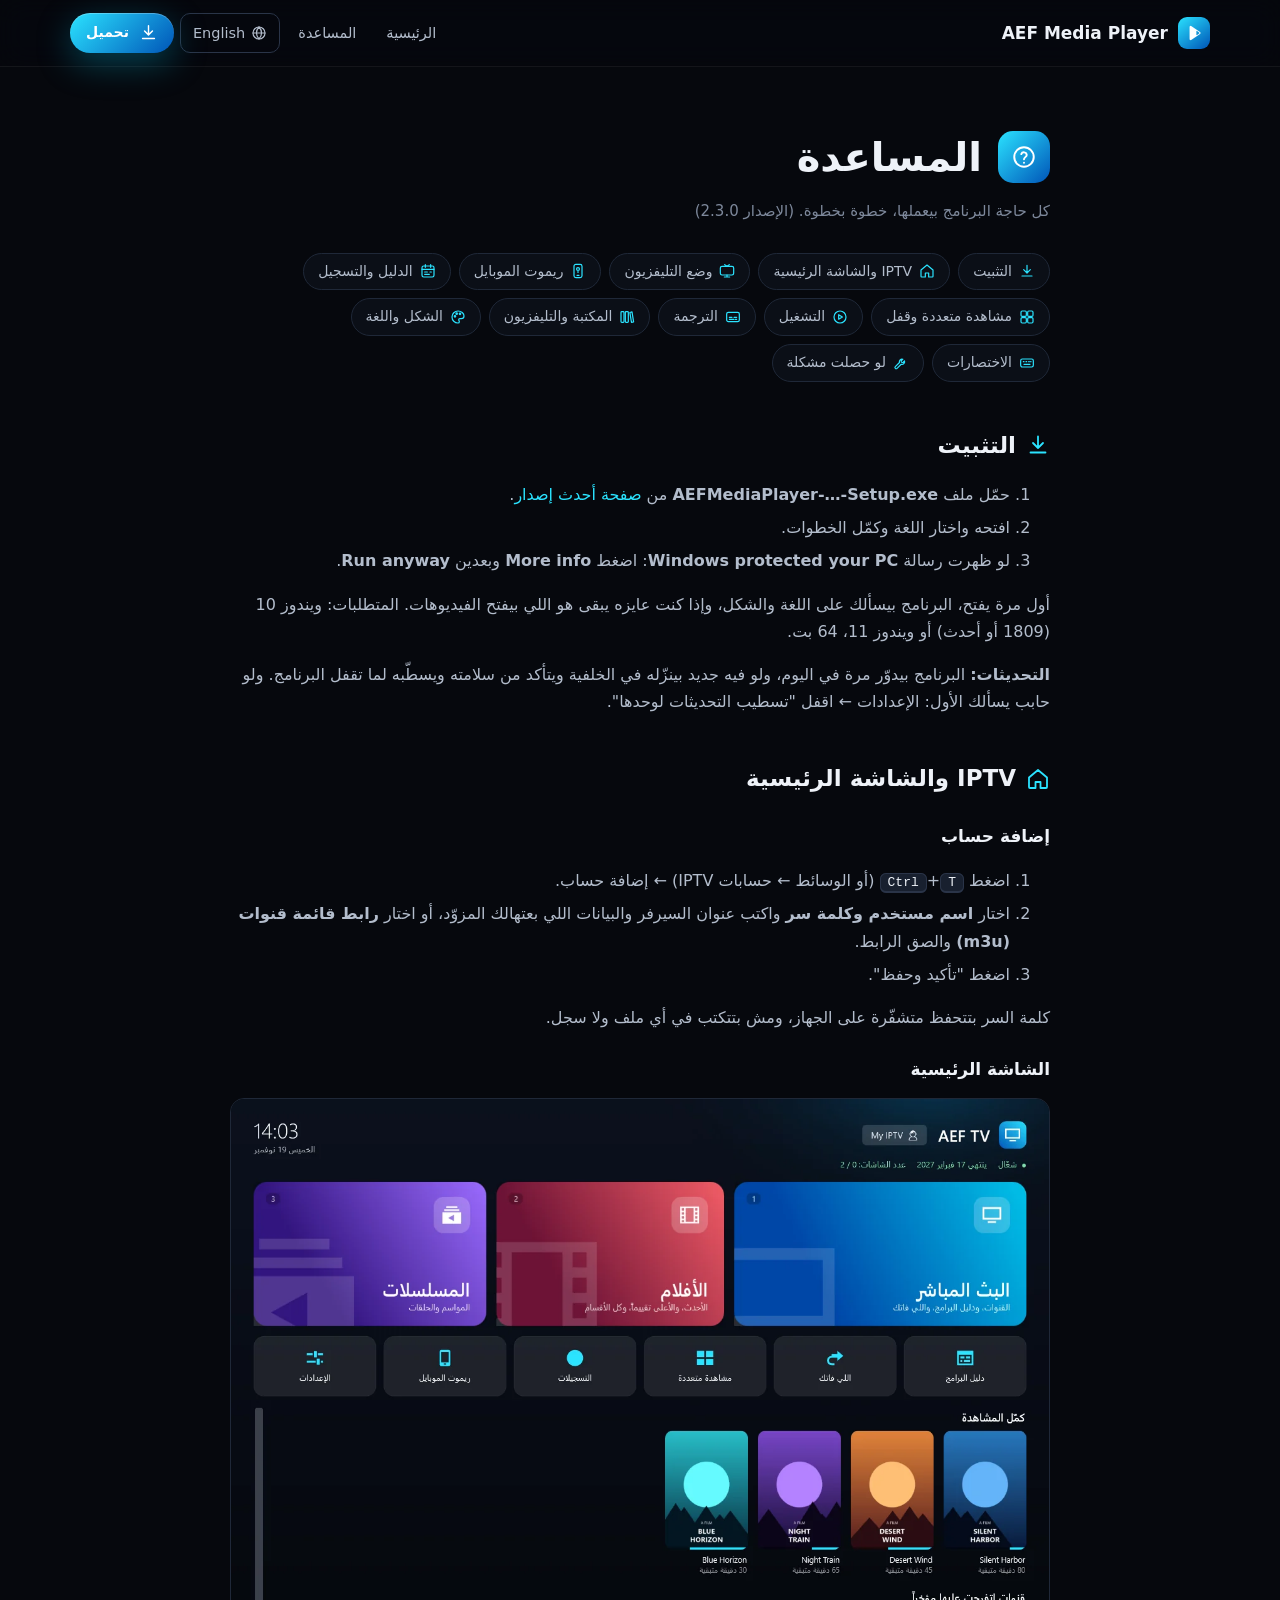
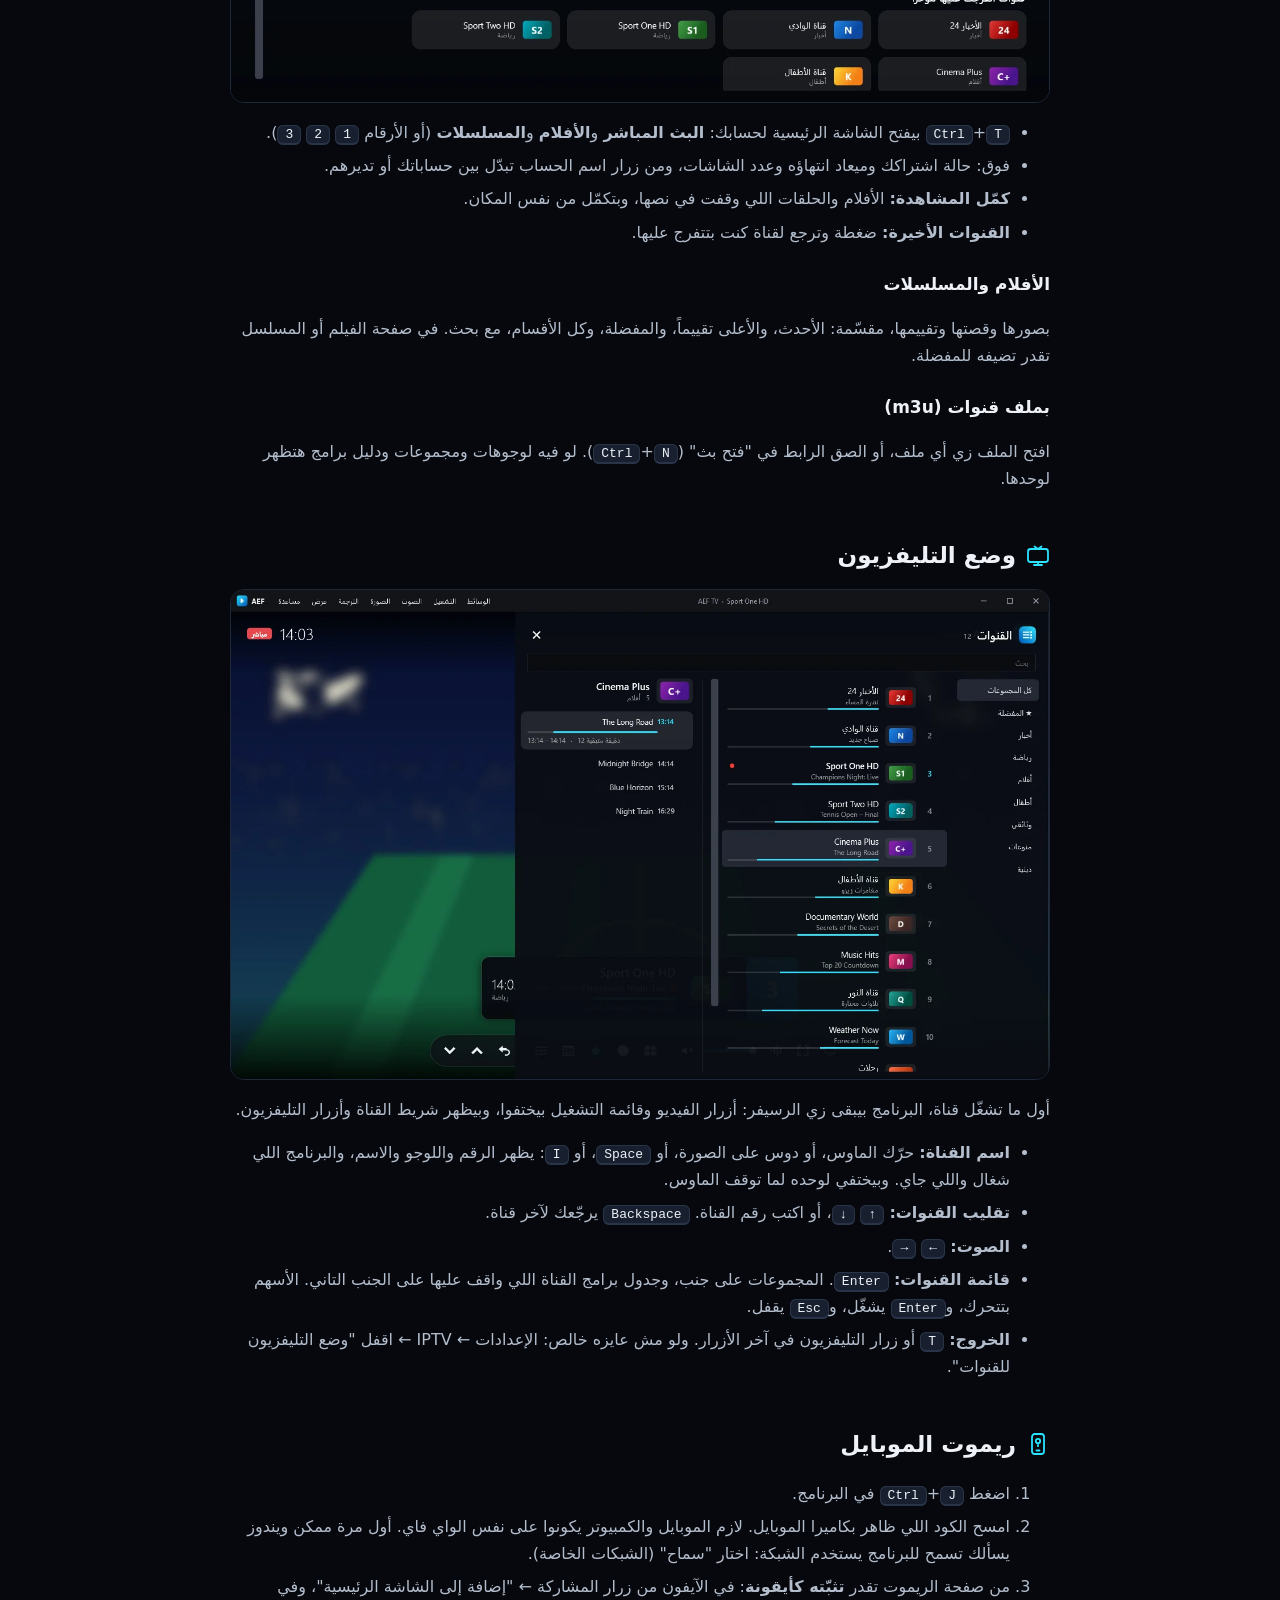
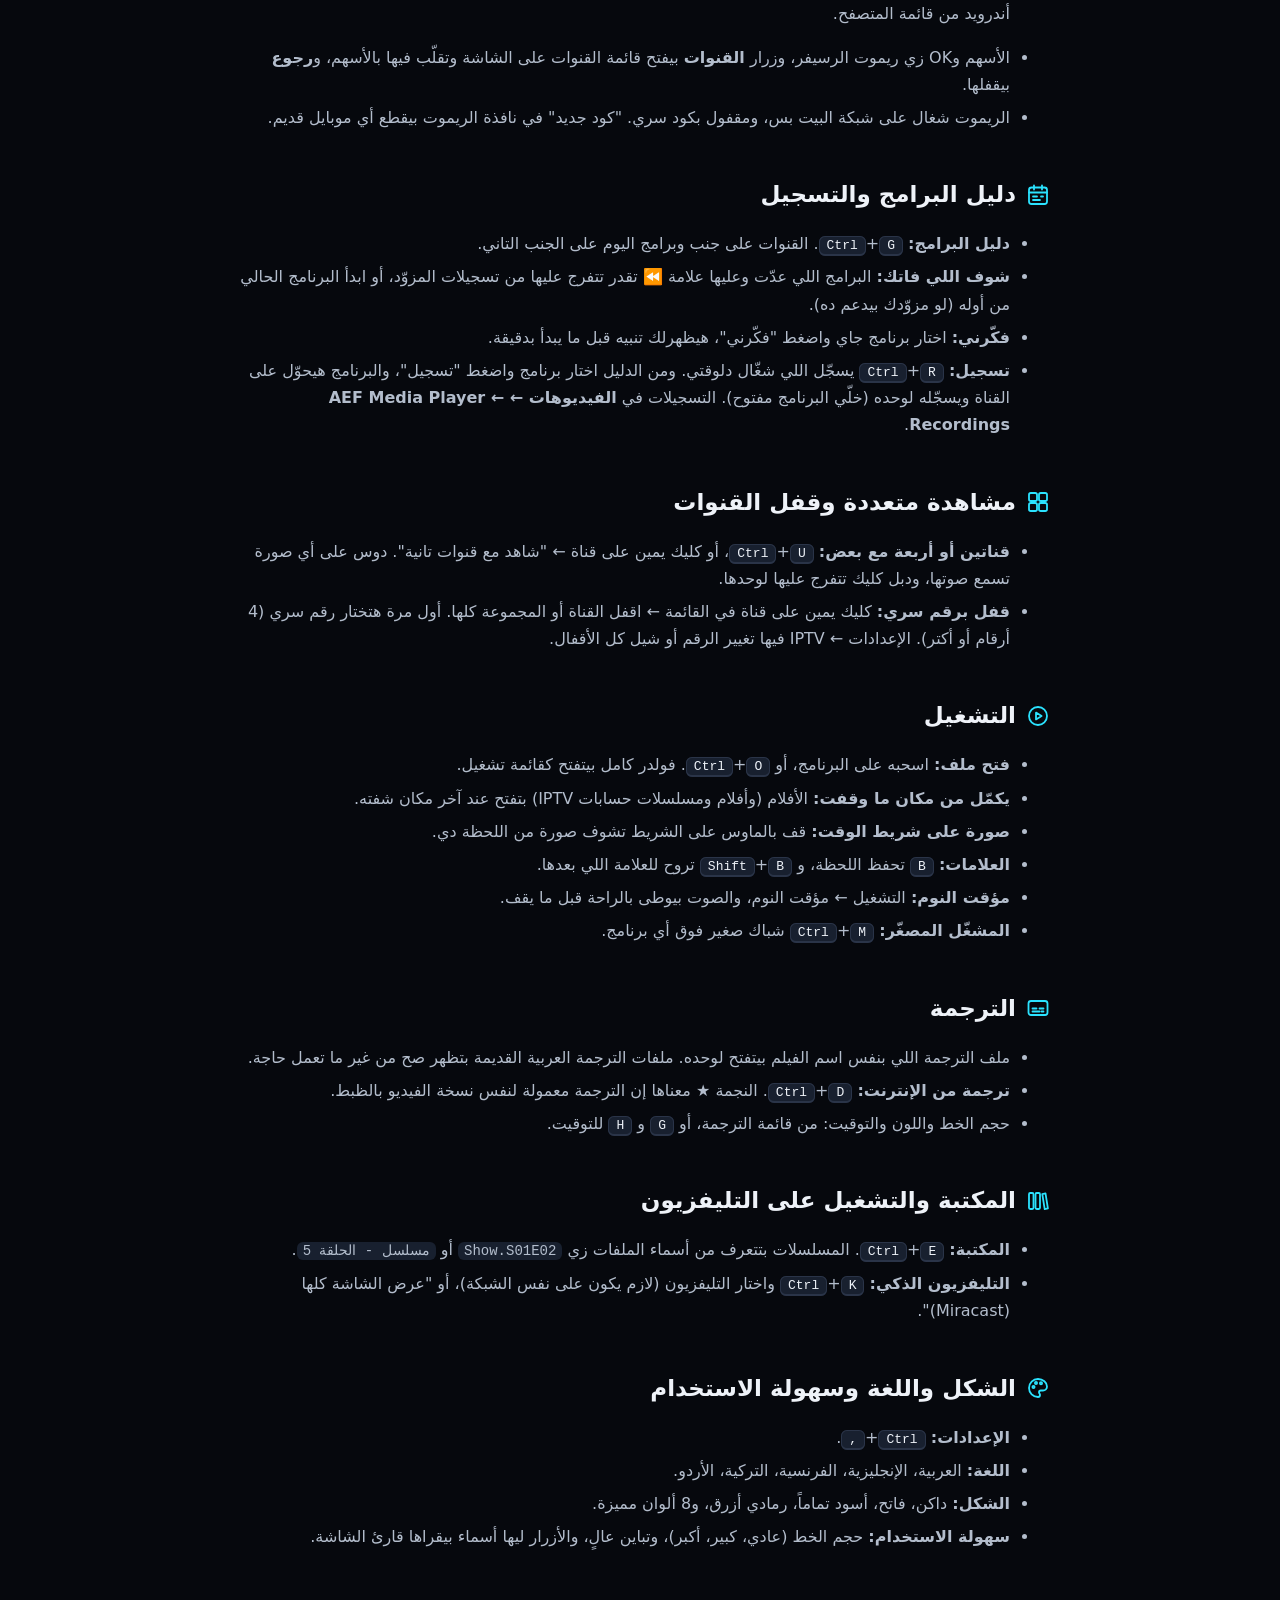
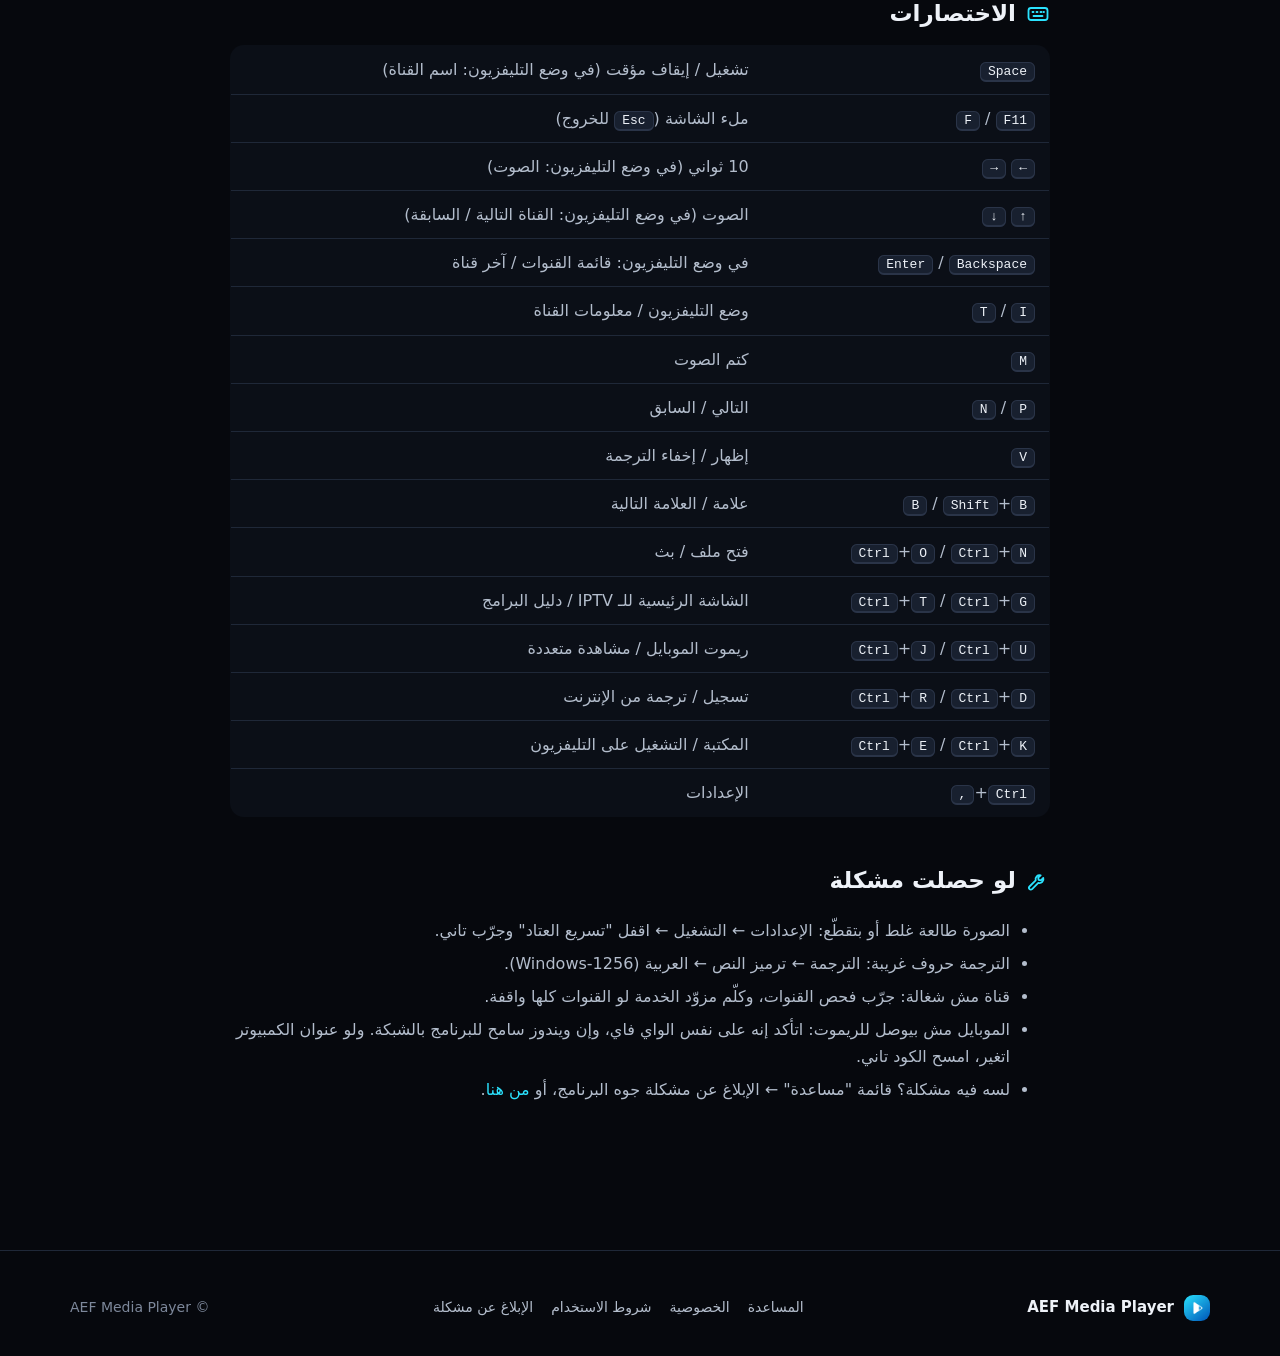
<file: docs/help.html>
<!doctype html>
<html lang="ar" dir="rtl">
<head>
<meta charset="utf-8">
<meta name="viewport" content="width=device-width, initial-scale=1">
<meta name="theme-color" content="#06080D">
<title>المساعدة — AEF Media Player</title>
<meta name="description" content="إزاي تستخدم AEF Media Player: وضع التليفزيون، الشاشة الرئيسية للـ IPTV، ريموت الموبايل، دليل البرامج، التسجيل، الترجمة، المكتبة، والتشغيل على التليفزيون.">
<link rel="icon" href="assets/logo.png">
<link rel="alternate" hreflang="en" href="en/help.html">
<link rel="stylesheet" href="style.css">
</head>
<body>
<header class="top"><div class="wrap">
  <a class="brand" href="./"><img src="assets/logo.png" alt="">AEF Media Player</a>
  <nav>
    <a class="hide-sm" href="./">الرئيسية</a>
    <a class="hide-sm" href="help.html">المساعدة</a>
    <a class="lang" href="en/help.html" hreflang="en"><svg class="ico"><use href="assets/icons.svg#globe"/></svg><span>English</span></a>
    <a class="btn primary small" href="https://github.com/merofarahat923-coder/aef-media-player-releases/releases/latest"><svg class="ico"><use href="assets/icons.svg#download"/></svg>تحميل</a>
  </nav>
</div></header>

<main class="doc">
<div class="head"><div class="badge"><svg class="ico"><use href="assets/icons.svg#help"/></svg></div><h1>المساعدة</h1></div>
<div class="updated">كل حاجة البرنامج بيعملها، خطوة بخطوة. (الإصدار 2.3.0)</div>
<div class="toc">
  <a href="#install"><svg class="ico"><use href="assets/icons.svg#download"/></svg>التثبيت</a>
  <a href="#iptv"><svg class="ico"><use href="assets/icons.svg#home"/></svg>IPTV والشاشة الرئيسية</a>
  <a href="#tvmode"><svg class="ico"><use href="assets/icons.svg#tv"/></svg>وضع التليفزيون</a>
  <a href="#remote"><svg class="ico"><use href="assets/icons.svg#phone"/></svg>ريموت الموبايل</a>
  <a href="#guide"><svg class="ico"><use href="assets/icons.svg#guide"/></svg>الدليل والتسجيل</a>
  <a href="#more"><svg class="ico"><use href="assets/icons.svg#grid"/></svg>مشاهدة متعددة وقفل</a>
  <a href="#play"><svg class="ico"><use href="assets/icons.svg#play"/></svg>التشغيل</a>
  <a href="#subs"><svg class="ico"><use href="assets/icons.svg#subs"/></svg>الترجمة</a>
  <a href="#library"><svg class="ico"><use href="assets/icons.svg#library"/></svg>المكتبة والتليفزيون</a>
  <a href="#look"><svg class="ico"><use href="assets/icons.svg#palette"/></svg>الشكل واللغة</a>
  <a href="#keys"><svg class="ico"><use href="assets/icons.svg#keys"/></svg>الاختصارات</a>
  <a href="#problems"><svg class="ico"><use href="assets/icons.svg#tools"/></svg>لو حصلت مشكلة</a>
</div>

<h2 id="install"><svg class="ico"><use href="assets/icons.svg#download"/></svg>التثبيت</h2>
<ol>
  <li>حمّل ملف <b>AEFMediaPlayer-…-Setup.exe</b> من <a href="https://github.com/merofarahat923-coder/aef-media-player-releases/releases/latest">صفحة أحدث إصدار</a>.</li>
  <li>افتحه واختار اللغة وكمّل الخطوات.</li>
  <li>لو ظهرت رسالة <b>Windows protected your PC</b>: اضغط <b>More info</b> وبعدين <b>Run anyway</b>.</li>
</ol>
<p>أول مرة يفتح، البرنامج بيسألك على اللغة والشكل، وإذا كنت عايزه يبقى هو اللي بيفتح الفيديوهات. المتطلبات: ويندوز 10 (1809 أو أحدث) أو ويندوز 11، 64 بت.</p>
<p><b>التحديثات:</b> البرنامج بيدوّر مرة في اليوم، ولو فيه جديد بينزّله في الخلفية ويتأكد من سلامته ويسطّبه لما تقفل البرنامج. ولو حابب يسألك الأول: الإعدادات ← اقفل "تسطيب التحديثات لوحدها".</p>

<h2 id="iptv"><svg class="ico"><use href="assets/icons.svg#home"/></svg>IPTV والشاشة الرئيسية</h2>
<h3>إضافة حساب</h3>
<ol>
  <li>اضغط <kbd>Ctrl</kbd>+<kbd>T</kbd> (أو الوسائط ← حسابات IPTV) ← إضافة حساب.</li>
  <li>اختار <b>اسم مستخدم وكلمة سر</b> واكتب عنوان السيرفر والبيانات اللي بعتهالك المزوّد، أو اختار <b>رابط قائمة قنوات (m3u)</b> والصق الرابط.</li>
  <li>اضغط "تأكيد وحفظ".</li>
</ol>
<p>كلمة السر بتتحفظ متشفّرة على الجهاز، ومش بتتكتب في أي ملف ولا سجل.</p>
<h3>الشاشة الرئيسية</h3>
<img class="inline" src="assets/home-ar.webp" alt="الشاشة الرئيسية للـ IPTV" width="1320" height="1000" loading="lazy">
<ul>
  <li><kbd>Ctrl</kbd>+<kbd>T</kbd> بيفتح الشاشة الرئيسية لحسابك: <b>البث المباشر</b> و<b>الأفلام</b> و<b>المسلسلات</b> (أو الأرقام <kbd>1</kbd> <kbd>2</kbd> <kbd>3</kbd>).</li>
  <li>فوق: حالة اشتراكك وميعاد انتهاؤه وعدد الشاشات، ومن زرار اسم الحساب تبدّل بين حساباتك أو تديرهم.</li>
  <li><b>كمّل المشاهدة:</b> الأفلام والحلقات اللي وقفت في نصها، وبتكمّل من نفس المكان.</li>
  <li><b>القنوات الأخيرة:</b> ضغطة وترجع لقناة كنت بتتفرج عليها.</li>
</ul>
<h3>الأفلام والمسلسلات</h3>
<p>بصورها وقصتها وتقييمها، مقسّمة: الأحدث، والأعلى تقييماً، والمفضلة، وكل الأقسام، مع بحث. في صفحة الفيلم أو المسلسل تقدر تضيفه للمفضلة.</p>
<h3>بملف قنوات (m3u)</h3>
<p>افتح الملف زي أي ملف، أو الصق الرابط في "فتح بث" (<kbd>Ctrl</kbd>+<kbd>N</kbd>). لو فيه لوجوهات ومجموعات ودليل برامج هتظهر لوحدها.</p>

<h2 id="tvmode"><svg class="ico"><use href="assets/icons.svg#tv"/></svg>وضع التليفزيون</h2>
<img class="inline" src="assets/tv-list-ar.webp" alt="قائمة القنوات في وضع التليفزيون" width="1440" height="860" loading="lazy">
<p>أول ما تشغّل قناة، البرنامج بيبقى زي الرسيفر: أزرار الفيديو وقائمة التشغيل بيختفوا، وبيظهر شريط القناة وأزرار التليفزيون.</p>
<ul>
  <li><b>اسم القناة:</b> حرّك الماوس، أو دوس على الصورة، أو <kbd>Space</kbd>، أو <kbd>I</kbd>: يظهر الرقم واللوجو والاسم، والبرنامج اللي شغال واللي جاي. وبيختفي لوحده لما توقف الماوس.</li>
  <li><b>تقليب القنوات:</b> <kbd>↑</kbd> <kbd>↓</kbd>، أو اكتب رقم القناة. <kbd>Backspace</kbd> يرجّعك لآخر قناة.</li>
  <li><b>الصوت:</b> <kbd>←</kbd> <kbd>→</kbd>.</li>
  <li><b>قائمة القنوات:</b> <kbd>Enter</kbd>. المجموعات على جنب، وجدول برامج القناة اللي واقف عليها على الجنب التاني. الأسهم بتتحرك، و<kbd>Enter</kbd> يشغّل، و<kbd>Esc</kbd> يقفل.</li>
  <li><b>الخروج:</b> <kbd>T</kbd> أو زرار التليفزيون في آخر الأزرار. ولو مش عايزه خالص: الإعدادات ← IPTV ← اقفل "وضع التليفزيون للقنوات".</li>
</ul>

<h2 id="remote"><svg class="ico"><use href="assets/icons.svg#phone"/></svg>ريموت الموبايل</h2>
<ol>
  <li>اضغط <kbd>Ctrl</kbd>+<kbd>J</kbd> في البرنامج.</li>
  <li>امسح الكود اللي ظاهر بكاميرا الموبايل. لازم الموبايل والكمبيوتر يكونوا على نفس الواي فاي. أول مرة ممكن ويندوز يسألك تسمح للبرنامج يستخدم الشبكة: اختار "سماح" (الشبكات الخاصة).</li>
  <li>من صفحة الريموت تقدر <b>تثبّته كأيقونة</b>: في الآيفون من زرار المشاركة ← "إضافة إلى الشاشة الرئيسية"، وفي أندرويد من قائمة المتصفح.</li>
</ol>
<ul>
  <li>الأسهم وOK زي ريموت الرسيفر، وزرار <b>القنوات</b> بيفتح قائمة القنوات على الشاشة وتقلّب فيها بالأسهم، و<b>رجوع</b> بيقفلها.</li>
  <li>الريموت شغال على شبكة البيت بس، ومقفول بكود سري. "كود جديد" في نافذة الريموت بيقطع أي موبايل قديم.</li>
</ul>

<h2 id="guide"><svg class="ico"><use href="assets/icons.svg#guide"/></svg>دليل البرامج والتسجيل</h2>
<ul>
  <li><b>دليل البرامج:</b> <kbd>Ctrl</kbd>+<kbd>G</kbd>. القنوات على جنب وبرامج اليوم على الجنب التاني.</li>
  <li><b>شوف اللي فاتك:</b> البرامج اللي عدّت وعليها علامة ⏪ تقدر تتفرج عليها من تسجيلات المزوّد، أو ابدأ البرنامج الحالي من أوله (لو مزوّدك بيدعم ده).</li>
  <li><b>فكّرني:</b> اختار برنامج جاي واضغط "فكّرني"، هيظهرلك تنبيه قبل ما يبدأ بدقيقة.</li>
  <li><b>تسجيل:</b> <kbd>Ctrl</kbd>+<kbd>R</kbd> يسجّل اللي شغّال دلوقتي. ومن الدليل اختار برنامج واضغط "تسجيل"، والبرنامج هيحوّل على القناة ويسجّله لوحده (خلّي البرنامج مفتوح). التسجيلات في <b>الفيديوهات ← AEF Media Player ← Recordings</b>.</li>
</ul>

<h2 id="more"><svg class="ico"><use href="assets/icons.svg#grid"/></svg>مشاهدة متعددة وقفل القنوات</h2>
<ul>
  <li><b>قناتين أو أربعة مع بعض:</b> <kbd>Ctrl</kbd>+<kbd>U</kbd>، أو كليك يمين على قناة ← "شاهد مع قنوات تانية". دوس على أي صورة تسمع صوتها، ودبل كليك تتفرج عليها لوحدها.</li>
  <li><b>قفل برقم سري:</b> كليك يمين على قناة في القائمة ← اقفل القناة أو المجموعة كلها. أول مرة هتختار رقم سري (4 أرقام أو أكتر). الإعدادات ← IPTV فيها تغيير الرقم أو شيل كل الأقفال.</li>
</ul>

<h2 id="play"><svg class="ico"><use href="assets/icons.svg#play"/></svg>التشغيل</h2>
<ul>
  <li><b>فتح ملف:</b> اسحبه على البرنامج، أو <kbd>Ctrl</kbd>+<kbd>O</kbd>. فولدر كامل بيتفتح كقائمة تشغيل.</li>
  <li><b>يكمّل من مكان ما وقفت:</b> الأفلام (وأفلام ومسلسلات حسابات IPTV) بتفتح عند آخر مكان شفته.</li>
  <li><b>صورة على شريط الوقت:</b> قف بالماوس على الشريط تشوف صورة من اللحظة دي.</li>
  <li><b>العلامات:</b> <kbd>B</kbd> تحفظ اللحظة، و <kbd>Shift</kbd>+<kbd>B</kbd> تروح للعلامة اللي بعدها.</li>
  <li><b>مؤقت النوم:</b> التشغيل ← مؤقت النوم، والصوت بيوطى بالراحة قبل ما يقف.</li>
  <li><b>المشغّل المصغّر:</b> <kbd>Ctrl</kbd>+<kbd>M</kbd> شباك صغير فوق أي برنامج.</li>
</ul>

<h2 id="subs"><svg class="ico"><use href="assets/icons.svg#subs"/></svg>الترجمة</h2>
<ul>
  <li>ملف الترجمة اللي بنفس اسم الفيلم بيتفتح لوحده. ملفات الترجمة العربية القديمة بتظهر صح من غير ما تعمل حاجة.</li>
  <li><b>ترجمة من الإنترنت:</b> <kbd>Ctrl</kbd>+<kbd>D</kbd>. النجمة ★ معناها إن الترجمة معمولة لنفس نسخة الفيديو بالظبط.</li>
  <li>حجم الخط واللون والتوقيت: من قائمة الترجمة، أو <kbd>G</kbd> و <kbd>H</kbd> للتوقيت.</li>
</ul>

<h2 id="library"><svg class="ico"><use href="assets/icons.svg#library"/></svg>المكتبة والتشغيل على التليفزيون</h2>
<ul>
  <li><b>المكتبة:</b> <kbd>Ctrl</kbd>+<kbd>E</kbd>. المسلسلات بتتعرف من أسماء الملفات زي <code>Show.S01E02</code> أو <code>مسلسل - الحلقة 5</code>.</li>
  <li><b>التليفزيون الذكي:</b> <kbd>Ctrl</kbd>+<kbd>K</kbd> واختار التليفزيون (لازم يكون على نفس الشبكة)، أو "عرض الشاشة كلها (Miracast)".</li>
</ul>

<h2 id="look"><svg class="ico"><use href="assets/icons.svg#palette"/></svg>الشكل واللغة وسهولة الاستخدام</h2>
<ul>
  <li><b>الإعدادات:</b> <kbd>Ctrl</kbd>+<kbd>,</kbd>.</li>
  <li><b>اللغة:</b> العربية، الإنجليزية، الفرنسية، التركية، الأردو.</li>
  <li><b>الشكل:</b> داكن، فاتح، أسود تماماً، رمادي أزرق، و8 ألوان مميزة.</li>
  <li><b>سهولة الاستخدام:</b> حجم الخط (عادي، كبير، أكبر)، وتباين عالٍ، والأزرار ليها أسماء بيقراها قارئ الشاشة.</li>
</ul>

<h2 id="keys"><svg class="ico"><use href="assets/icons.svg#keys"/></svg>الاختصارات</h2>
<table>
  <tr><td><kbd>Space</kbd></td><td>تشغيل / إيقاف مؤقت (في وضع التليفزيون: اسم القناة)</td></tr>
  <tr><td><kbd>F</kbd> / <kbd>F11</kbd></td><td>ملء الشاشة (<kbd>Esc</kbd> للخروج)</td></tr>
  <tr><td><kbd>←</kbd> <kbd>→</kbd></td><td>10 ثواني (في وضع التليفزيون: الصوت)</td></tr>
  <tr><td><kbd>↑</kbd> <kbd>↓</kbd></td><td>الصوت (في وضع التليفزيون: القناة التالية / السابقة)</td></tr>
  <tr><td><kbd>Enter</kbd> / <kbd>Backspace</kbd></td><td>في وضع التليفزيون: قائمة القنوات / آخر قناة</td></tr>
  <tr><td><kbd>T</kbd> / <kbd>I</kbd></td><td>وضع التليفزيون / معلومات القناة</td></tr>
  <tr><td><kbd>M</kbd></td><td>كتم الصوت</td></tr>
  <tr><td><kbd>N</kbd> / <kbd>P</kbd></td><td>التالي / السابق</td></tr>
  <tr><td><kbd>V</kbd></td><td>إظهار / إخفاء الترجمة</td></tr>
  <tr><td><kbd>B</kbd> / <kbd>Shift</kbd>+<kbd>B</kbd></td><td>علامة / العلامة التالية</td></tr>
  <tr><td><kbd>Ctrl</kbd>+<kbd>O</kbd> / <kbd>Ctrl</kbd>+<kbd>N</kbd></td><td>فتح ملف / بث</td></tr>
  <tr><td><kbd>Ctrl</kbd>+<kbd>T</kbd> / <kbd>Ctrl</kbd>+<kbd>G</kbd></td><td>الشاشة الرئيسية للـ IPTV / دليل البرامج</td></tr>
  <tr><td><kbd>Ctrl</kbd>+<kbd>J</kbd> / <kbd>Ctrl</kbd>+<kbd>U</kbd></td><td>ريموت الموبايل / مشاهدة متعددة</td></tr>
  <tr><td><kbd>Ctrl</kbd>+<kbd>R</kbd> / <kbd>Ctrl</kbd>+<kbd>D</kbd></td><td>تسجيل / ترجمة من الإنترنت</td></tr>
  <tr><td><kbd>Ctrl</kbd>+<kbd>E</kbd> / <kbd>Ctrl</kbd>+<kbd>K</kbd></td><td>المكتبة / التشغيل على التليفزيون</td></tr>
  <tr><td><kbd>Ctrl</kbd>+<kbd>,</kbd></td><td>الإعدادات</td></tr>
</table>

<h2 id="problems"><svg class="ico"><use href="assets/icons.svg#tools"/></svg>لو حصلت مشكلة</h2>
<ul>
  <li>الصورة طالعة غلط أو بتقطّع: الإعدادات ← التشغيل ← اقفل "تسريع العتاد" وجرّب تاني.</li>
  <li>الترجمة حروف غريبة: الترجمة ← ترميز النص ← العربية (Windows-1256).</li>
  <li>قناة مش شغالة: جرّب فحص القنوات، وكلّم مزوّد الخدمة لو القنوات كلها واقفة.</li>
  <li>الموبايل مش بيوصل للريموت: اتأكد إنه على نفس الواي فاي، وإن ويندوز سامح للبرنامج بالشبكة. ولو عنوان الكمبيوتر اتغير، امسح الكود تاني.</li>
  <li>لسه فيه مشكلة؟ قائمة "مساعدة" ← الإبلاغ عن مشكلة جوه البرنامج، أو <a href="https://github.com/merofarahat923-coder/aef-media-player-releases/issues/new">من هنا</a>.</li>
</ul>
</main>

<footer><div class="wrap">
  <a class="brand" href="./"><img src="assets/logo.png" alt="">AEF Media Player</a>
  <nav><a href="help.html">المساعدة</a><a href="privacy.html">الخصوصية</a><a href="terms.html">شروط الاستخدام</a><a href="https://github.com/merofarahat923-coder/aef-media-player-releases/issues/new">الإبلاغ عن مشكلة</a></nav>
  <div>© AEF Media Player</div>
</div></footer>
</body>
</html>
</file>
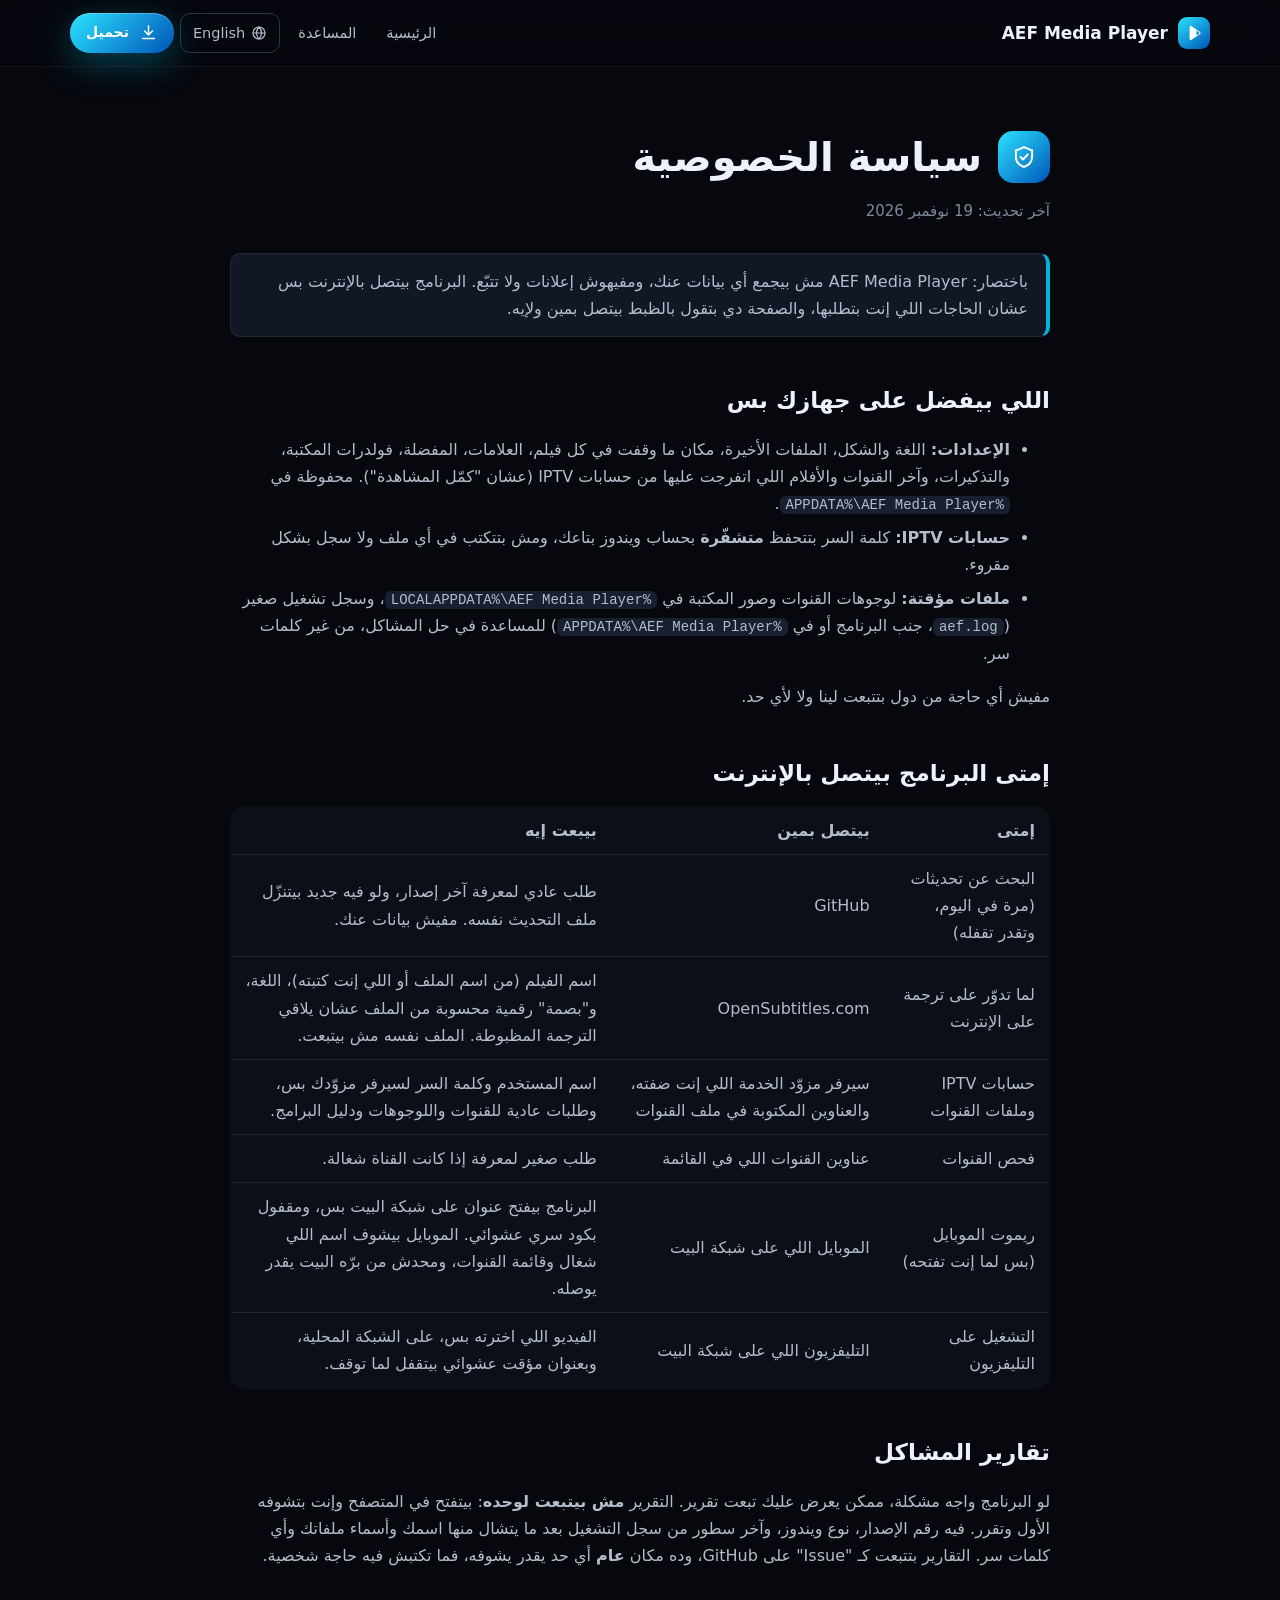
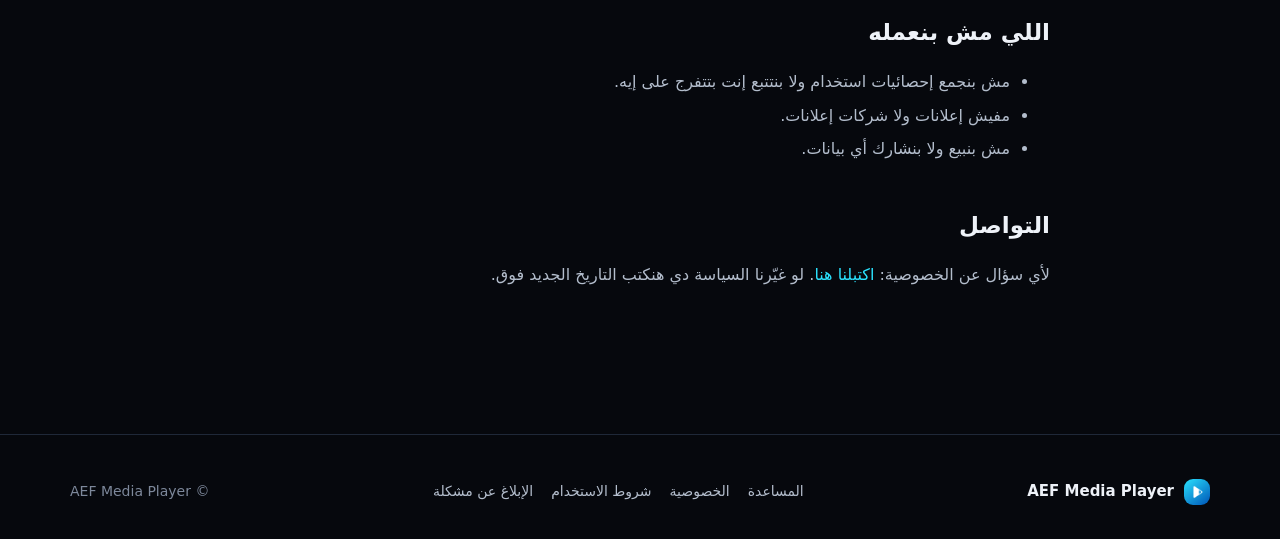
<file: docs/privacy.html>
<!doctype html>
<html lang="ar" dir="rtl">
<head>
<meta charset="utf-8">
<meta name="viewport" content="width=device-width, initial-scale=1">
<meta name="theme-color" content="#06080D">
<title>سياسة الخصوصية — AEF Media Player</title>
<link rel="icon" href="assets/logo.png">
<link rel="alternate" hreflang="en" href="en/privacy.html">
<link rel="stylesheet" href="style.css">
</head>
<body>
<header class="top"><div class="wrap">
  <a class="brand" href="./"><img src="assets/logo.png" alt="">AEF Media Player</a>
  <nav>
    <a class="hide-sm" href="./">الرئيسية</a>
    <a class="hide-sm" href="help.html">المساعدة</a>
    <a class="lang" href="en/privacy.html" hreflang="en"><svg class="ico"><use href="assets/icons.svg#globe"/></svg><span>English</span></a>
    <a class="btn primary small" href="https://github.com/merofarahat923-coder/aef-media-player-releases/releases/latest"><svg class="ico"><use href="assets/icons.svg#download"/></svg>تحميل</a>
  </nav>
</div></header>

<main class="doc">
<div class="head"><div class="badge"><svg class="ico"><use href="assets/icons.svg#shield"/></svg></div><h1>سياسة الخصوصية</h1></div>
<div class="updated">آخر تحديث: 19 نوفمبر 2026</div>

<p class="note">باختصار: AEF Media Player مش بيجمع أي بيانات عنك، ومفيهوش إعلانات ولا تتبّع. البرنامج بيتصل بالإنترنت بس عشان الحاجات اللي إنت بتطلبها، والصفحة دي بتقول بالظبط بيتصل بمين ولإيه.</p>

<h2>اللي بيفضل على جهازك بس</h2>
<ul>
  <li><b>الإعدادات:</b> اللغة والشكل، الملفات الأخيرة، مكان ما وقفت في كل فيلم، العلامات، المفضلة، فولدرات المكتبة، والتذكيرات، وآخر القنوات والأفلام اللي اتفرجت عليها من حسابات IPTV (عشان "كمّل المشاهدة"). محفوظة في <code>%APPDATA%\AEF Media Player</code>.</li>
  <li><b>حسابات IPTV:</b> كلمة السر بتتحفظ <b>متشفّرة</b> بحساب ويندوز بتاعك، ومش بتتكتب في أي ملف ولا سجل بشكل مقروء.</li>
  <li><b>ملفات مؤقتة:</b> لوجوهات القنوات وصور المكتبة في <code>%LOCALAPPDATA%\AEF Media Player</code>، وسجل تشغيل صغير (<code>aef.log</code>، جنب البرنامج أو في <code>%APPDATA%\AEF Media Player</code>) للمساعدة في حل المشاكل، من غير كلمات سر.</li>
</ul>
<p>مفيش أي حاجة من دول بتتبعت لينا ولا لأي حد.</p>

<h2>إمتى البرنامج بيتصل بالإنترنت</h2>
<table>
  <tr><th>إمتى</th><th>بيتصل بمين</th><th>بيبعت إيه</th></tr>
  <tr><td>البحث عن تحديثات (مرة في اليوم، وتقدر تقفله)</td><td>GitHub</td><td>طلب عادي لمعرفة آخر إصدار، ولو فيه جديد بيتنزّل ملف التحديث نفسه. مفيش بيانات عنك.</td></tr>
  <tr><td>لما تدوّر على ترجمة على الإنترنت</td><td>OpenSubtitles.com</td><td>اسم الفيلم (من اسم الملف أو اللي إنت كتبته)، اللغة، و"بصمة" رقمية محسوبة من الملف عشان يلاقي الترجمة المظبوطة. الملف نفسه مش بيتبعت.</td></tr>
  <tr><td>حسابات IPTV وملفات القنوات</td><td>سيرفر مزوّد الخدمة اللي إنت ضفته، والعناوين المكتوبة في ملف القنوات</td><td>اسم المستخدم وكلمة السر لسيرفر مزوّدك بس، وطلبات عادية للقنوات واللوجوهات ودليل البرامج.</td></tr>
  <tr><td>فحص القنوات</td><td>عناوين القنوات اللي في القائمة</td><td>طلب صغير لمعرفة إذا كانت القناة شغالة.</td></tr>
  <tr><td>ريموت الموبايل (بس لما إنت تفتحه)</td><td>الموبايل اللي على شبكة البيت</td><td>البرنامج بيفتح عنوان على شبكة البيت بس، ومقفول بكود سري عشوائي. الموبايل بيشوف اسم اللي شغال وقائمة القنوات، ومحدش من برّه البيت يقدر يوصله.</td></tr>
  <tr><td>التشغيل على التليفزيون</td><td>التليفزيون اللي على شبكة البيت</td><td>الفيديو اللي اخترته بس، على الشبكة المحلية، وبعنوان مؤقت عشوائي بيتقفل لما توقف.</td></tr>
</table>

<h2>تقارير المشاكل</h2>
<p>لو البرنامج واجه مشكلة، ممكن يعرض عليك تبعت تقرير. التقرير <b>مش بيتبعت لوحده</b>: بيتفتح في المتصفح وإنت بتشوفه الأول وتقرر. فيه رقم الإصدار، نوع ويندوز، وآخر سطور من سجل التشغيل بعد ما يتشال منها اسمك وأسماء ملفاتك وأي كلمات سر. التقارير بتتبعت كـ "Issue" على GitHub، وده مكان <b>عام</b> أي حد يقدر يشوفه، فما تكتبش فيه حاجة شخصية.</p>

<h2>اللي مش بنعمله</h2>
<ul>
  <li>مش بنجمع إحصائيات استخدام ولا بنتتبع إنت بتتفرج على إيه.</li>
  <li>مفيش إعلانات ولا شركات إعلانات.</li>
  <li>مش بنبيع ولا بنشارك أي بيانات.</li>
</ul>

<h2>التواصل</h2>
<p>لأي سؤال عن الخصوصية: <a href="https://github.com/merofarahat923-coder/aef-media-player-releases/issues/new">اكتبلنا هنا</a>. لو غيّرنا السياسة دي هنكتب التاريخ الجديد فوق.</p>
</main>

<footer><div class="wrap">
  <a class="brand" href="./"><img src="assets/logo.png" alt="">AEF Media Player</a>
  <nav><a href="help.html">المساعدة</a><a href="privacy.html">الخصوصية</a><a href="terms.html">شروط الاستخدام</a><a href="https://github.com/merofarahat923-coder/aef-media-player-releases/issues/new">الإبلاغ عن مشكلة</a></nav>
  <div>© AEF Media Player</div>
</div></footer>
</body>
</html>
</file>
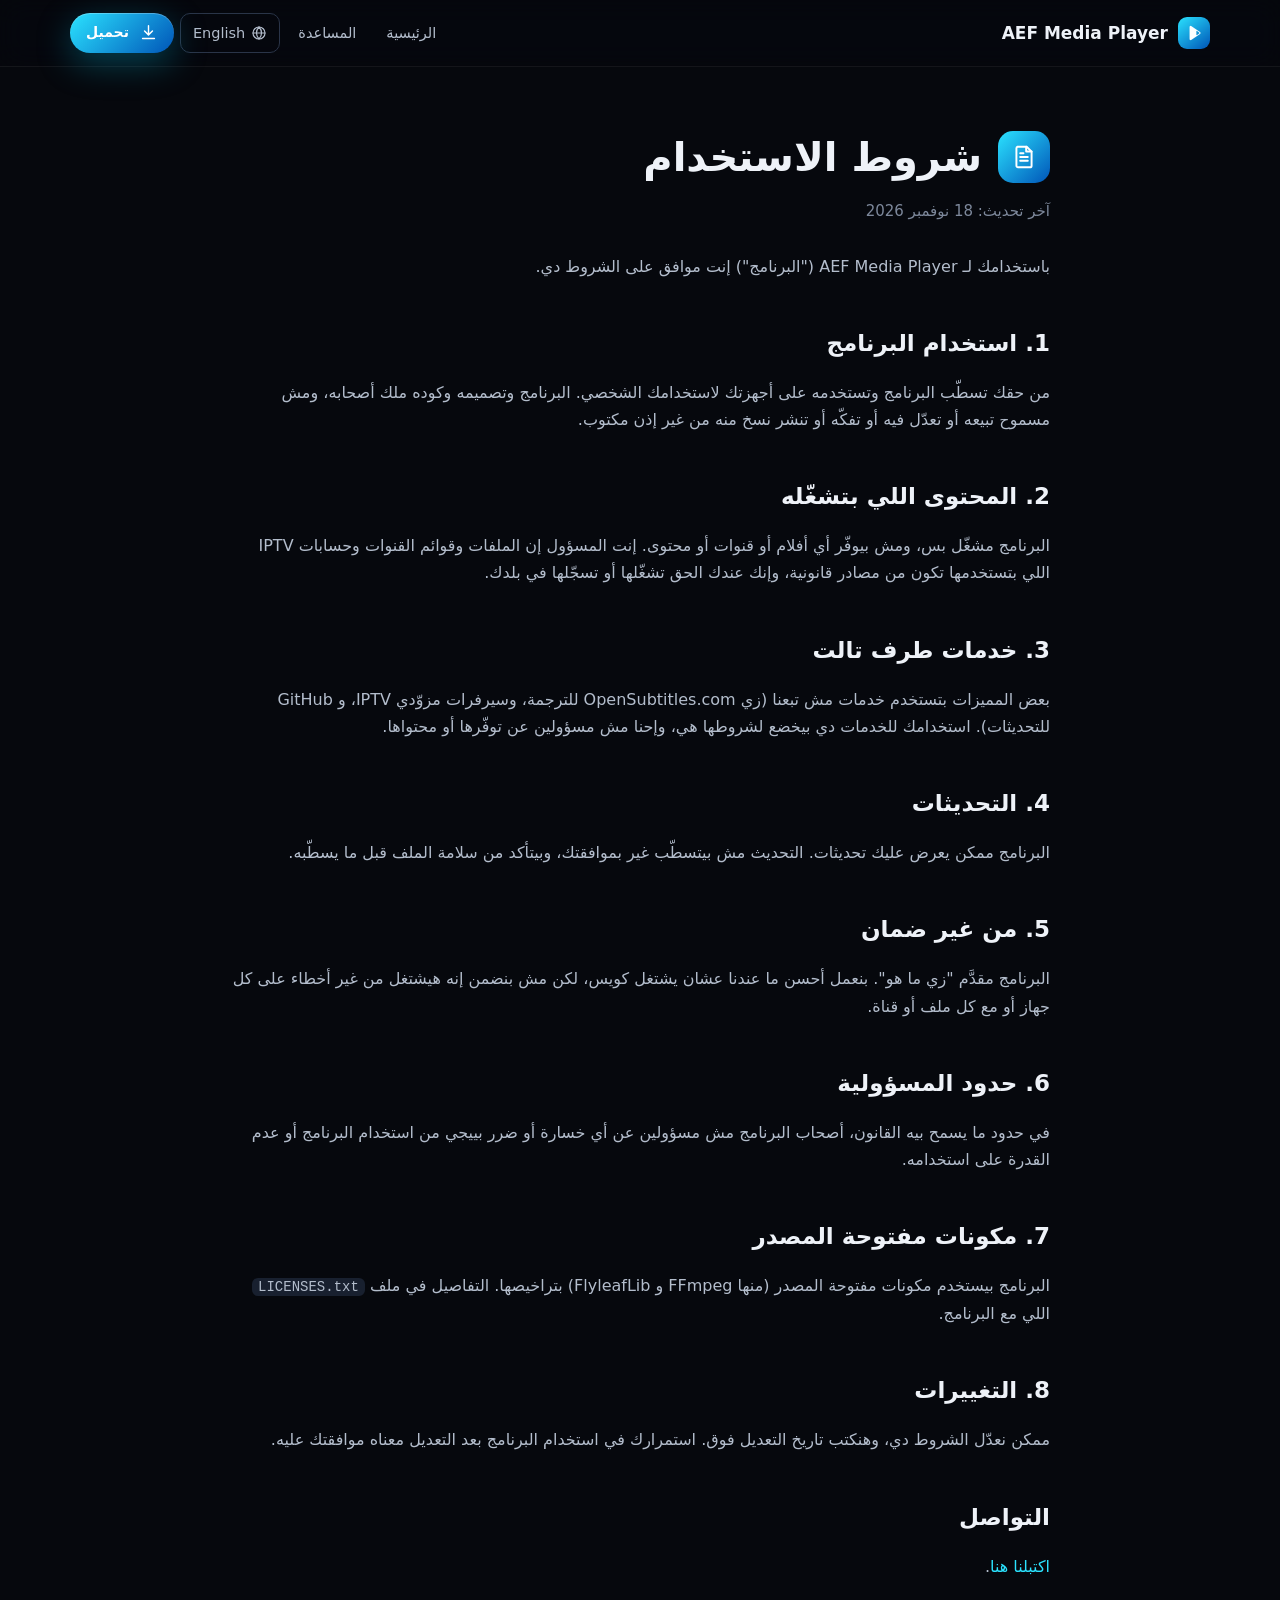
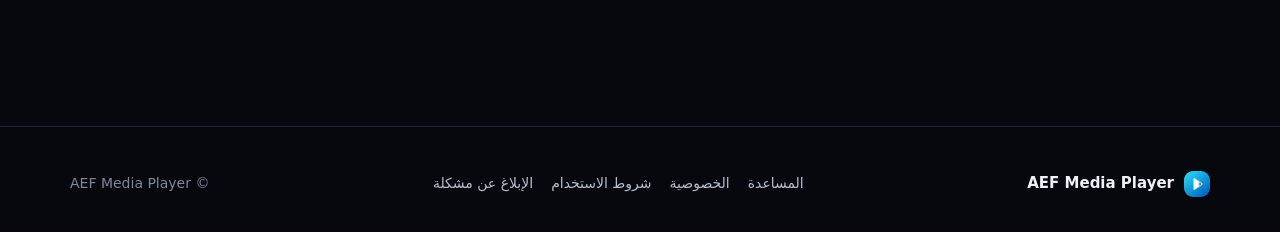
<file: docs/terms.html>
<!doctype html>
<html lang="ar" dir="rtl">
<head>
<meta charset="utf-8">
<meta name="viewport" content="width=device-width, initial-scale=1">
<meta name="theme-color" content="#06080D">
<title>شروط الاستخدام — AEF Media Player</title>
<link rel="icon" href="assets/logo.png">
<link rel="alternate" hreflang="en" href="en/terms.html">
<link rel="stylesheet" href="style.css">
</head>
<body>
<header class="top"><div class="wrap">
  <a class="brand" href="./"><img src="assets/logo.png" alt="">AEF Media Player</a>
  <nav>
    <a class="hide-sm" href="./">الرئيسية</a>
    <a class="hide-sm" href="help.html">المساعدة</a>
    <a class="lang" href="en/terms.html" hreflang="en"><svg class="ico"><use href="assets/icons.svg#globe"/></svg><span>English</span></a>
    <a class="btn primary small" href="https://github.com/merofarahat923-coder/aef-media-player-releases/releases/latest"><svg class="ico"><use href="assets/icons.svg#download"/></svg>تحميل</a>
  </nav>
</div></header>

<main class="doc">
<div class="head"><div class="badge"><svg class="ico"><use href="assets/icons.svg#doc"/></svg></div><h1>شروط الاستخدام</h1></div>
<div class="updated">آخر تحديث: 18 نوفمبر 2026</div>

<p>باستخدامك لـ AEF Media Player ("البرنامج") إنت موافق على الشروط دي.</p>

<h2>1. استخدام البرنامج</h2>
<p>من حقك تسطّب البرنامج وتستخدمه على أجهزتك لاستخدامك الشخصي. البرنامج وتصميمه وكوده ملك أصحابه، ومش مسموح تبيعه أو تعدّل فيه أو تفكّه أو تنشر نسخ منه من غير إذن مكتوب.</p>

<h2>2. المحتوى اللي بتشغّله</h2>
<p>البرنامج مشغّل بس، ومش بيوفّر أي أفلام أو قنوات أو محتوى. إنت المسؤول إن الملفات وقوائم القنوات وحسابات IPTV اللي بتستخدمها تكون من مصادر قانونية، وإنك عندك الحق تشغّلها أو تسجّلها في بلدك.</p>

<h2>3. خدمات طرف تالت</h2>
<p>بعض المميزات بتستخدم خدمات مش تبعنا (زي OpenSubtitles.com للترجمة، وسيرفرات مزوّدي IPTV، و GitHub للتحديثات). استخدامك للخدمات دي بيخضع لشروطها هي، وإحنا مش مسؤولين عن توفّرها أو محتواها.</p>

<h2>4. التحديثات</h2>
<p>البرنامج ممكن يعرض عليك تحديثات. التحديث مش بيتسطّب غير بموافقتك، وبيتأكد من سلامة الملف قبل ما يسطّبه.</p>

<h2>5. من غير ضمان</h2>
<p>البرنامج مقدَّم "زي ما هو". بنعمل أحسن ما عندنا عشان يشتغل كويس، لكن مش بنضمن إنه هيشتغل من غير أخطاء على كل جهاز أو مع كل ملف أو قناة.</p>

<h2>6. حدود المسؤولية</h2>
<p>في حدود ما يسمح بيه القانون، أصحاب البرنامج مش مسؤولين عن أي خسارة أو ضرر بييجي من استخدام البرنامج أو عدم القدرة على استخدامه.</p>

<h2>7. مكونات مفتوحة المصدر</h2>
<p>البرنامج بيستخدم مكونات مفتوحة المصدر (منها FFmpeg و FlyleafLib) بتراخيصها. التفاصيل في ملف <code>LICENSES.txt</code> اللي مع البرنامج.</p>

<h2>8. التغييرات</h2>
<p>ممكن نعدّل الشروط دي، وهنكتب تاريخ التعديل فوق. استمرارك في استخدام البرنامج بعد التعديل معناه موافقتك عليه.</p>

<h2>التواصل</h2>
<p><a href="https://github.com/merofarahat923-coder/aef-media-player-releases/issues/new">اكتبلنا هنا</a>.</p>
</main>

<footer><div class="wrap">
  <a class="brand" href="./"><img src="assets/logo.png" alt="">AEF Media Player</a>
  <nav><a href="help.html">المساعدة</a><a href="privacy.html">الخصوصية</a><a href="terms.html">شروط الاستخدام</a><a href="https://github.com/merofarahat923-coder/aef-media-player-releases/issues/new">الإبلاغ عن مشكلة</a></nav>
  <div>© AEF Media Player</div>
</div></footer>
</body>
</html>
</file>
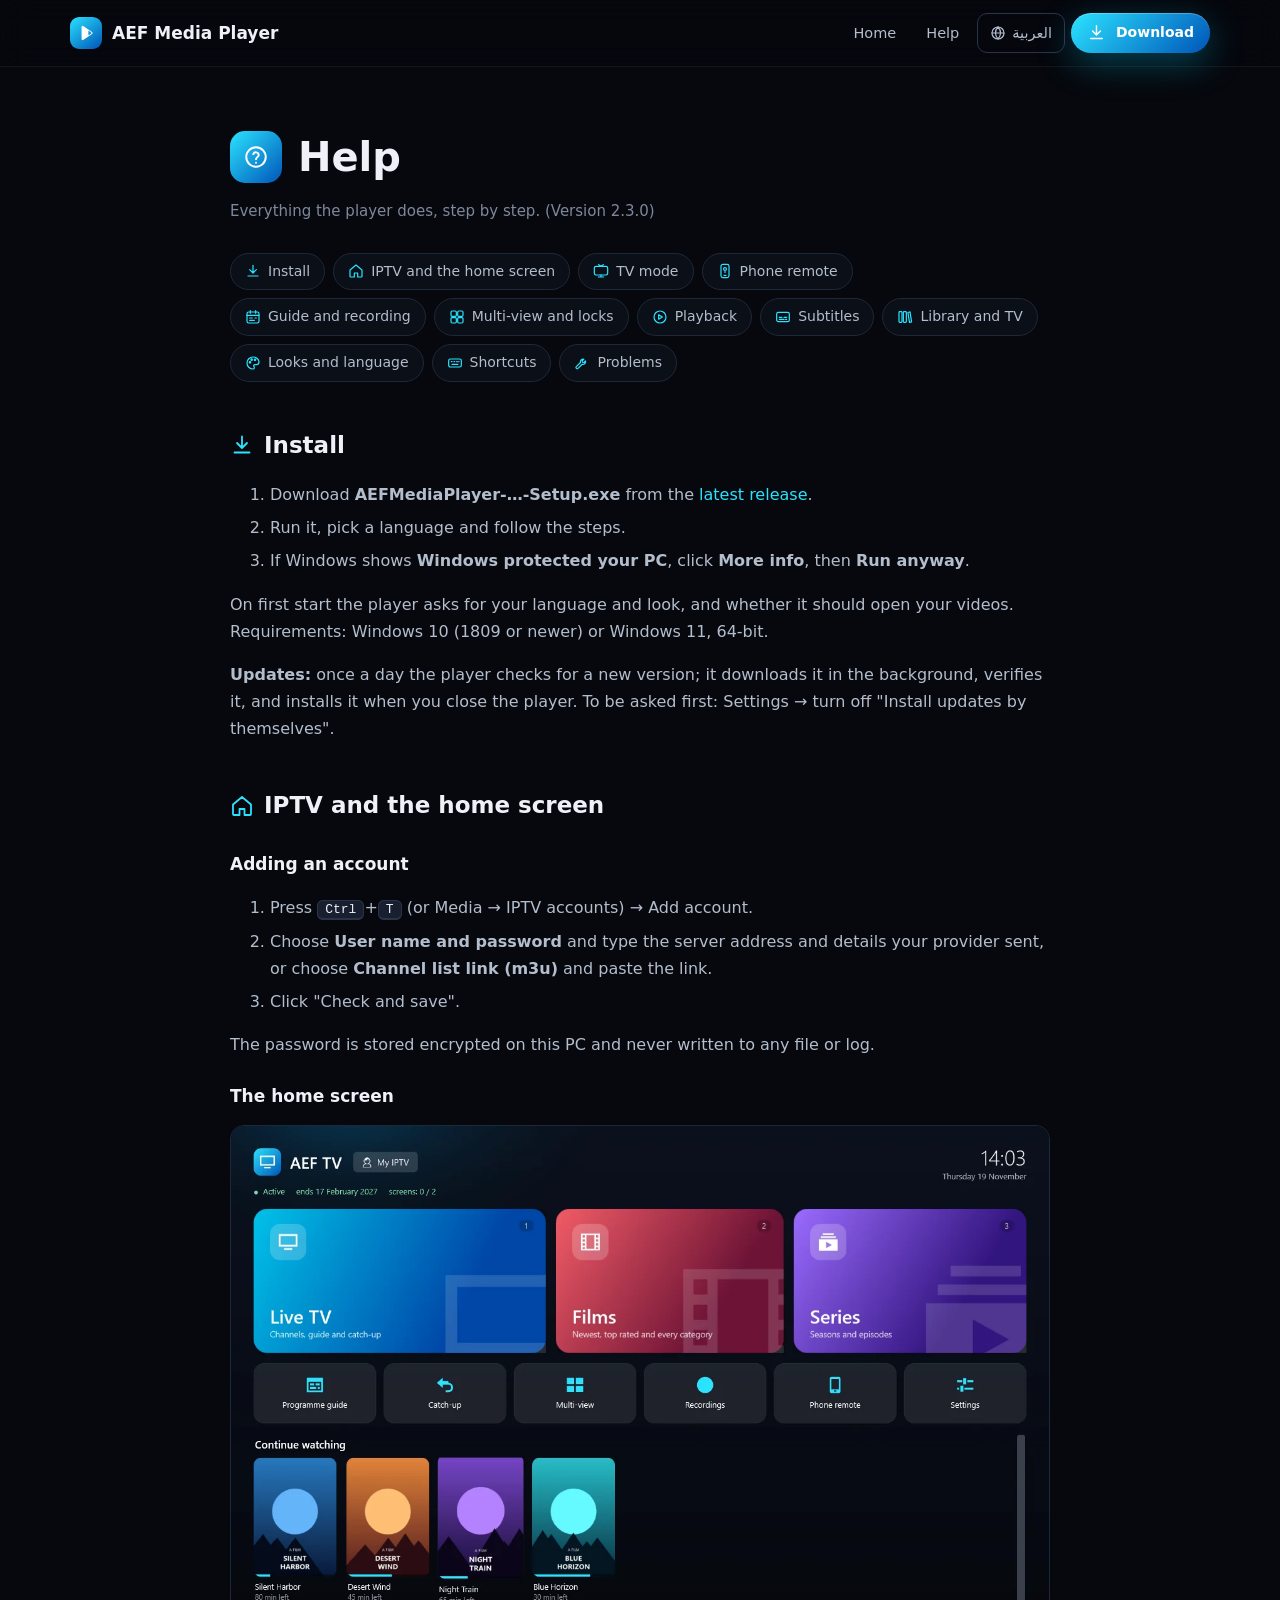
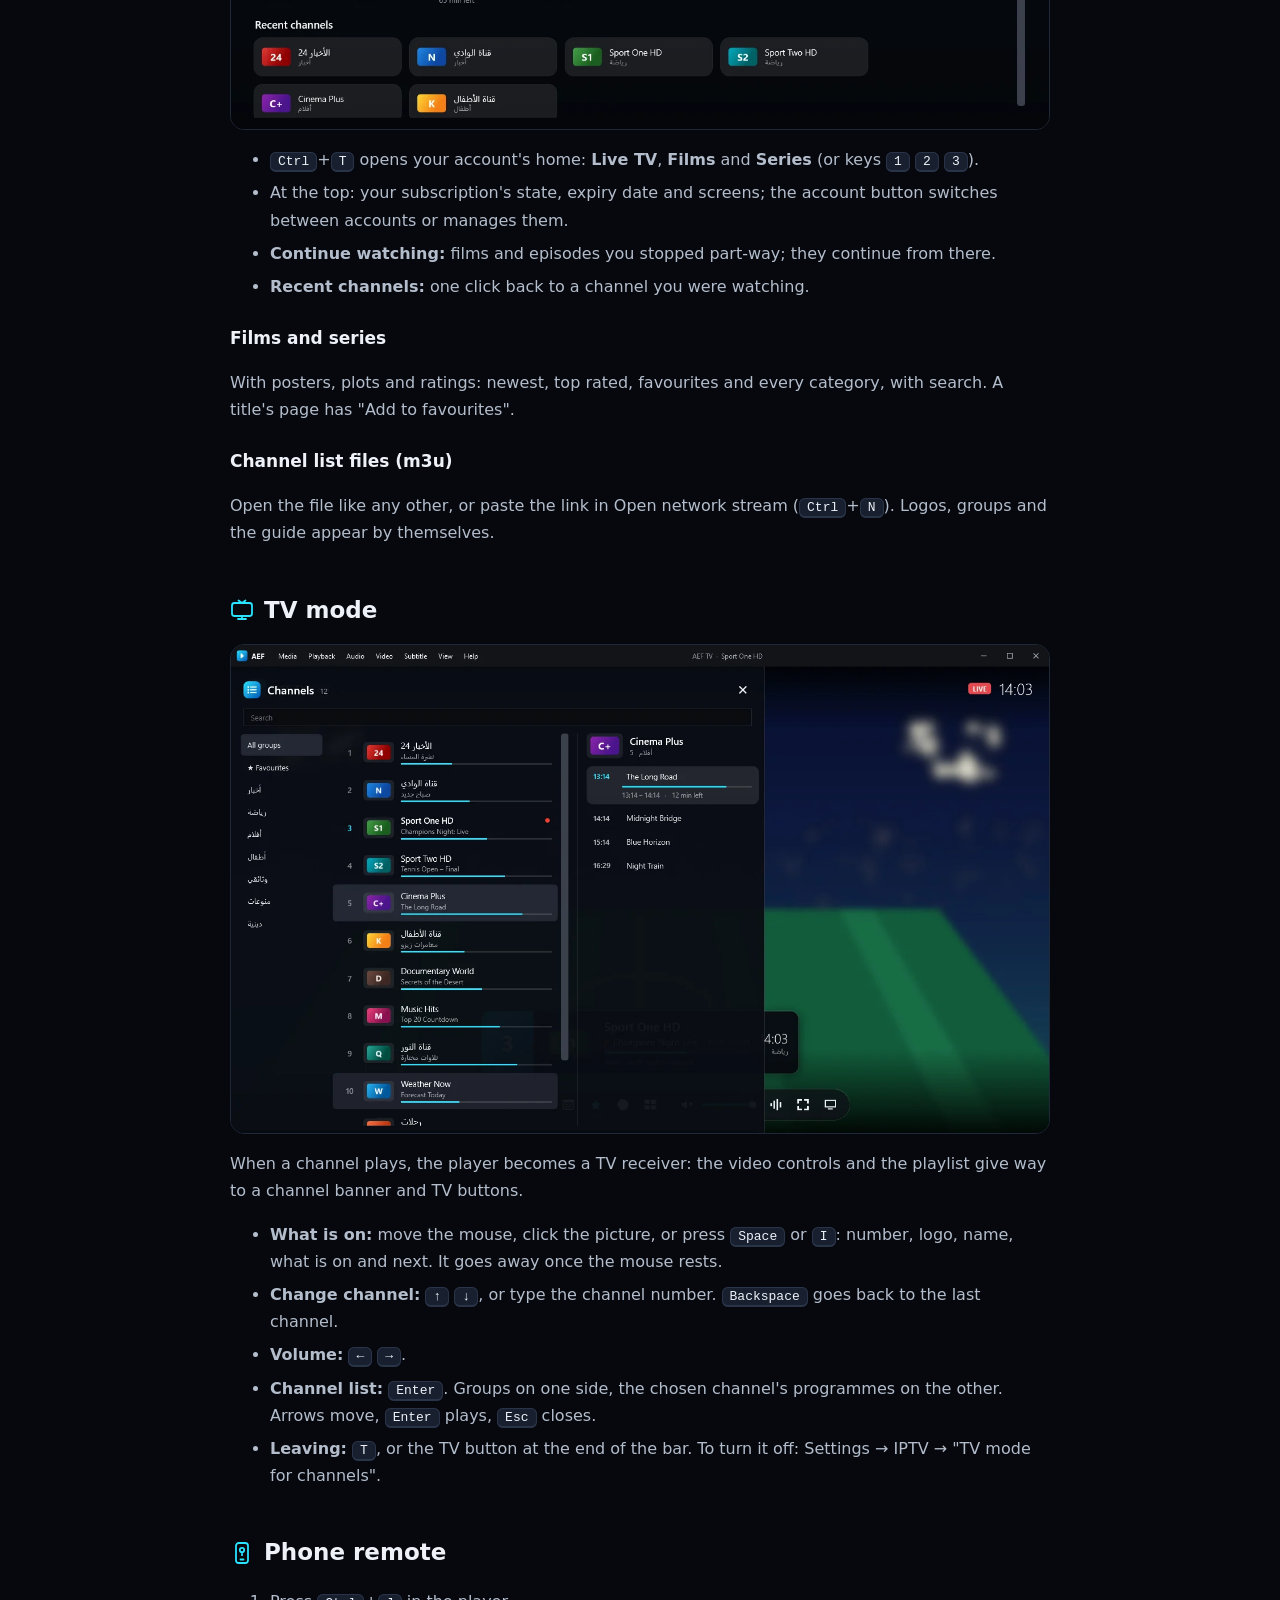
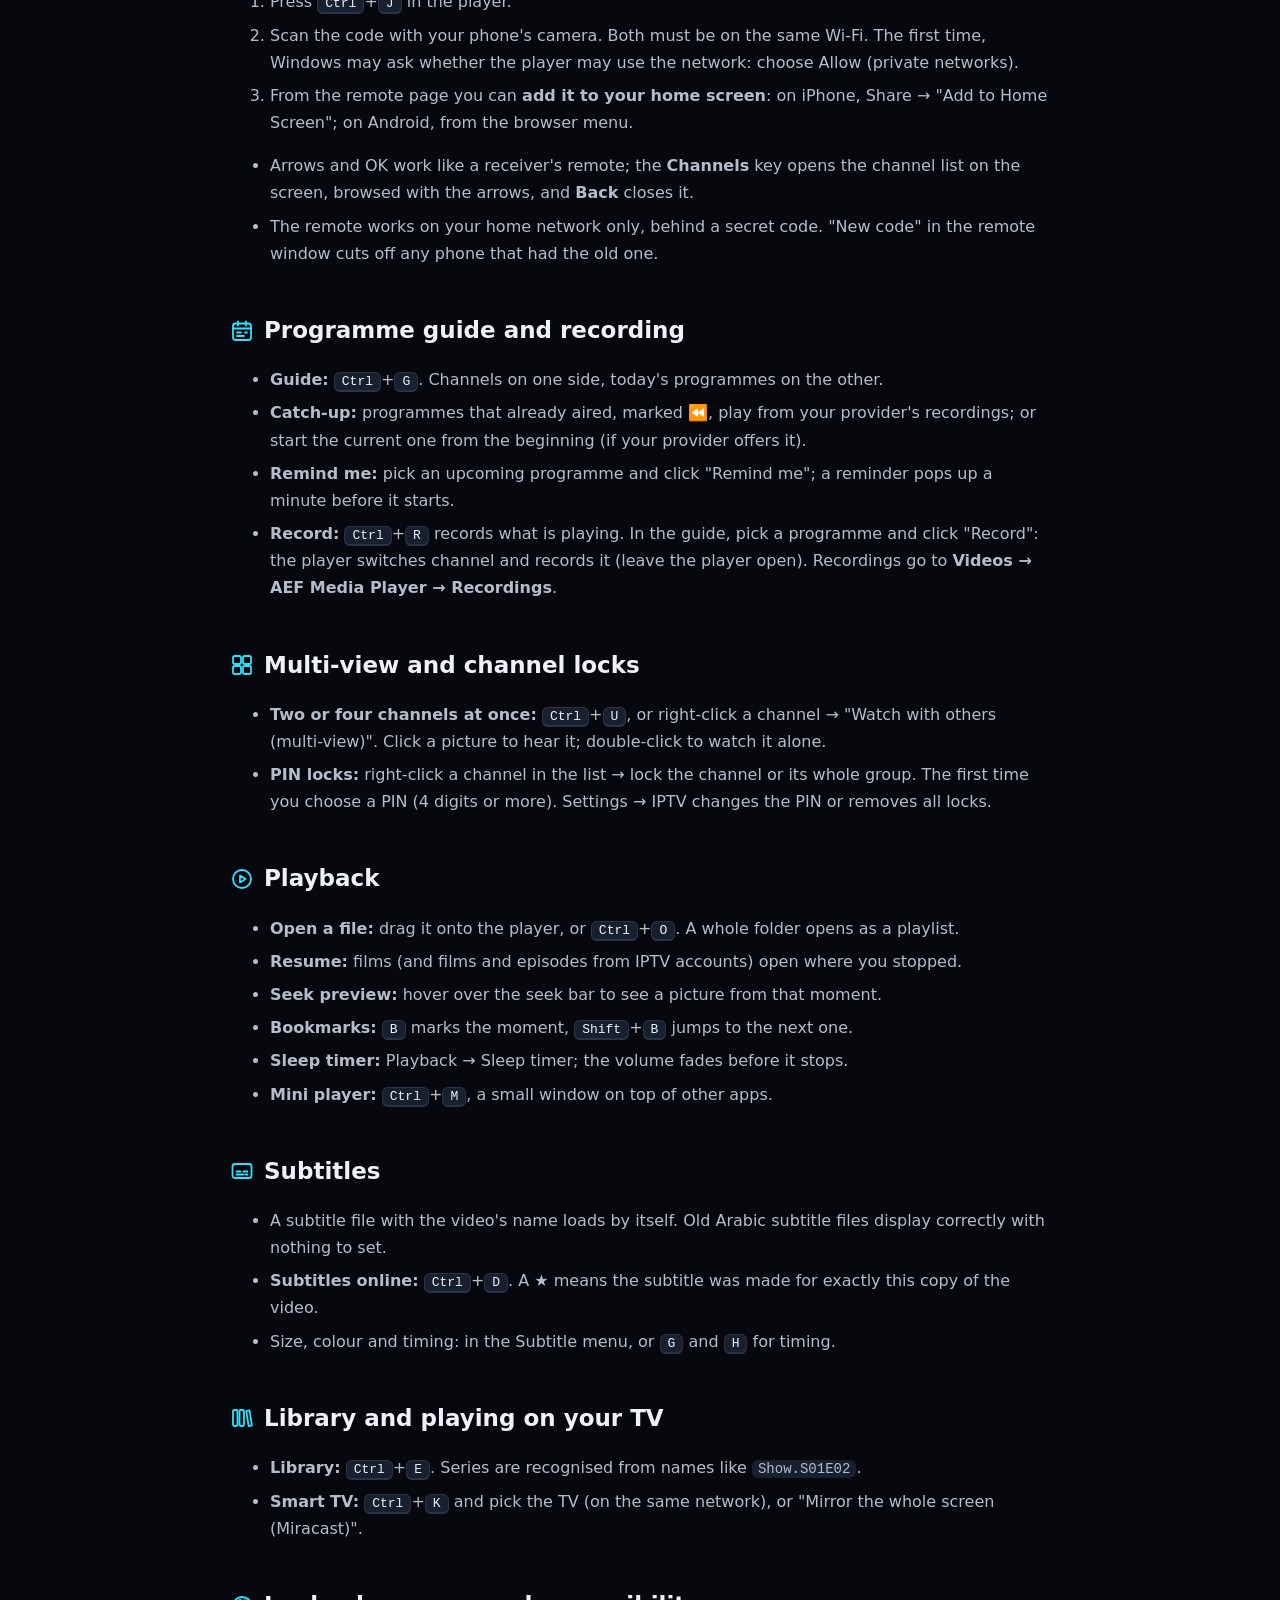
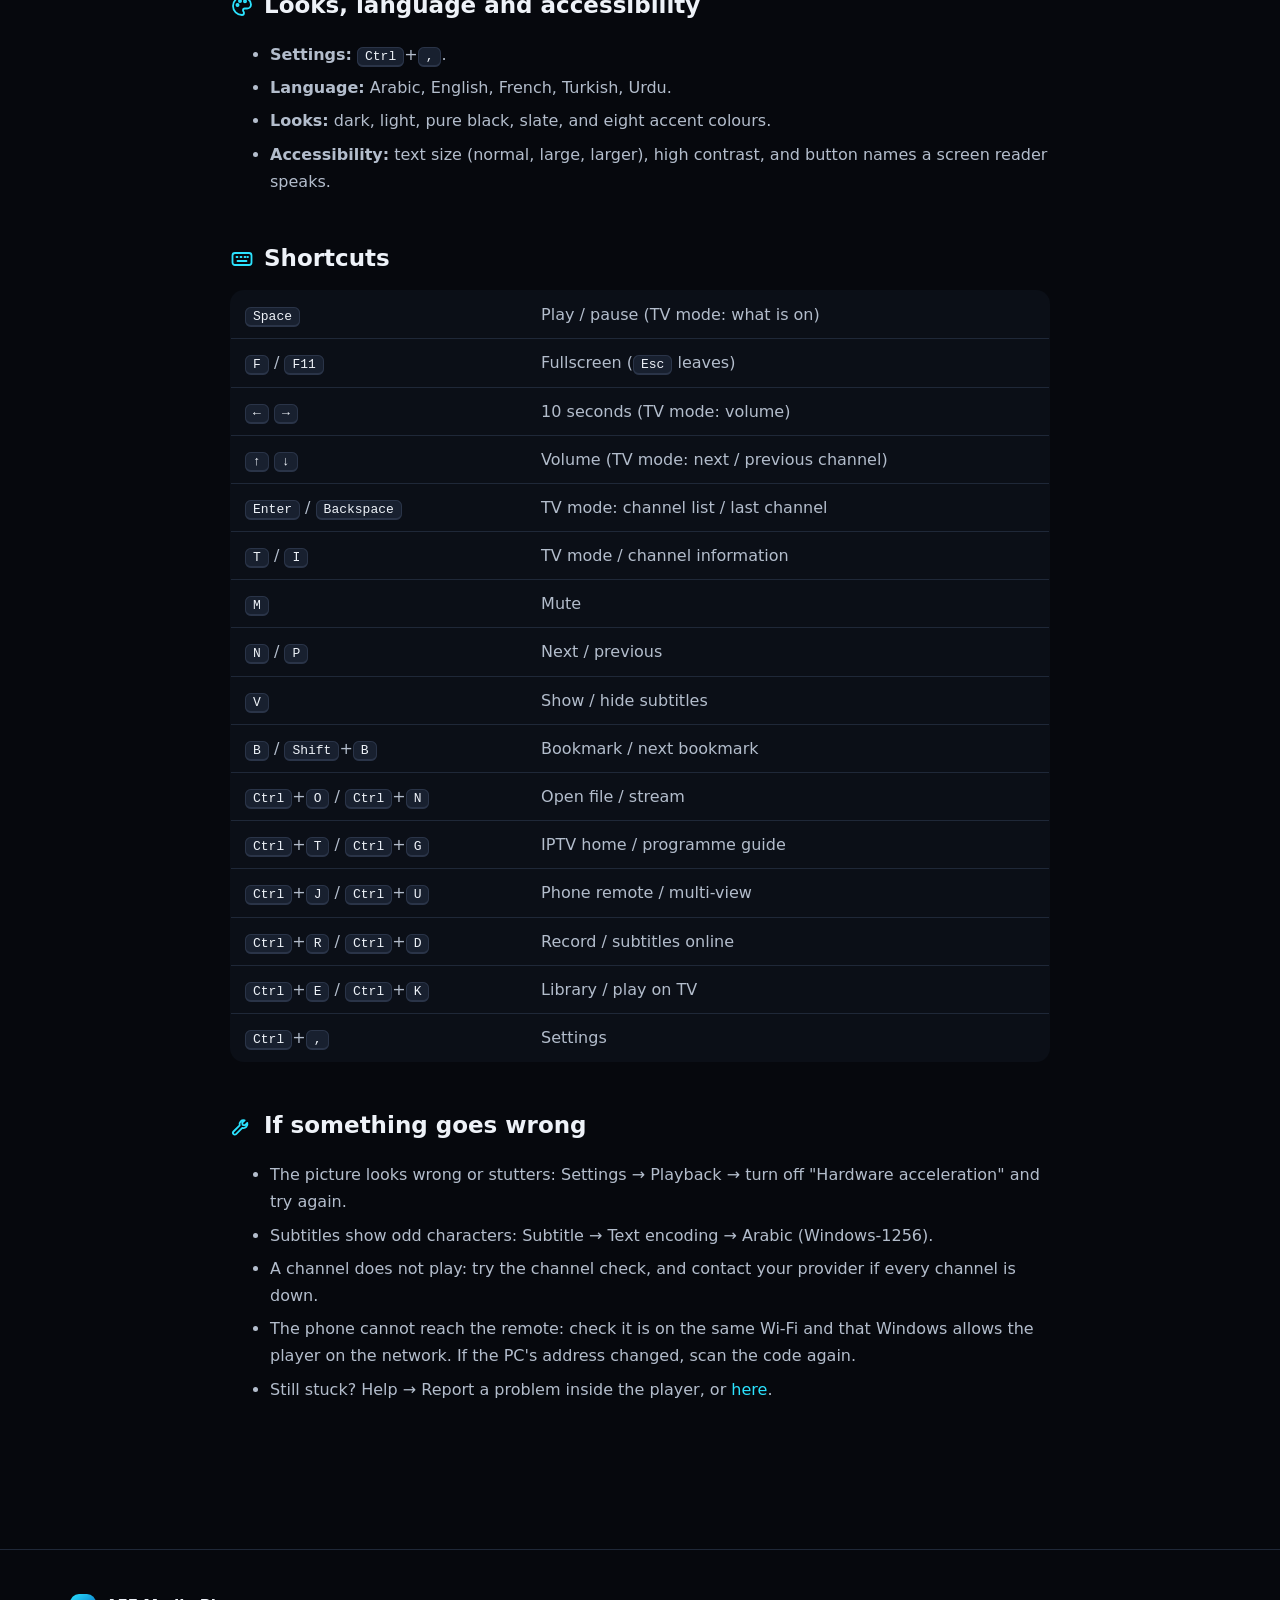
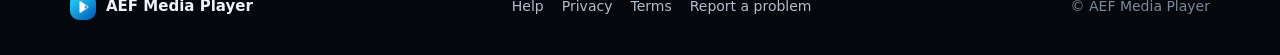
<file: docs/en/help.html>
<!doctype html>
<html lang="en" dir="ltr">
<head>
<meta charset="utf-8">
<meta name="viewport" content="width=device-width, initial-scale=1">
<meta name="theme-color" content="#06080D">
<title>Help — AEF Media Player</title>
<meta name="description" content="How to use AEF Media Player: TV mode, the IPTV home screen, the phone remote, the programme guide, recording, subtitles, the library and playing on your TV.">
<link rel="icon" href="../assets/logo.png">
<link rel="alternate" hreflang="ar" href="../help.html">
<link rel="stylesheet" href="../style.css">
</head>
<body>
<header class="top"><div class="wrap">
  <a class="brand" href="./"><img src="../assets/logo.png" alt="">AEF Media Player</a>
  <nav>
    <a class="hide-sm" href="./">Home</a>
    <a class="hide-sm" href="help.html">Help</a>
    <a class="lang" href="../help.html" hreflang="ar"><svg class="ico"><use href="../assets/icons.svg#globe"/></svg><span>العربية</span></a>
    <a class="btn primary small" href="https://github.com/merofarahat923-coder/aef-media-player-releases/releases/latest"><svg class="ico"><use href="../assets/icons.svg#download"/></svg>Download</a>
  </nav>
</div></header>

<main class="doc">
<div class="head"><div class="badge"><svg class="ico"><use href="../assets/icons.svg#help"/></svg></div><h1>Help</h1></div>
<div class="updated">Everything the player does, step by step. (Version 2.3.0)</div>
<div class="toc">
  <a href="#install"><svg class="ico"><use href="../assets/icons.svg#download"/></svg>Install</a>
  <a href="#iptv"><svg class="ico"><use href="../assets/icons.svg#home"/></svg>IPTV and the home screen</a>
  <a href="#tvmode"><svg class="ico"><use href="../assets/icons.svg#tv"/></svg>TV mode</a>
  <a href="#remote"><svg class="ico"><use href="../assets/icons.svg#phone"/></svg>Phone remote</a>
  <a href="#guide"><svg class="ico"><use href="../assets/icons.svg#guide"/></svg>Guide and recording</a>
  <a href="#more"><svg class="ico"><use href="../assets/icons.svg#grid"/></svg>Multi-view and locks</a>
  <a href="#play"><svg class="ico"><use href="../assets/icons.svg#play"/></svg>Playback</a>
  <a href="#subs"><svg class="ico"><use href="../assets/icons.svg#subs"/></svg>Subtitles</a>
  <a href="#library"><svg class="ico"><use href="../assets/icons.svg#library"/></svg>Library and TV</a>
  <a href="#look"><svg class="ico"><use href="../assets/icons.svg#palette"/></svg>Looks and language</a>
  <a href="#keys"><svg class="ico"><use href="../assets/icons.svg#keys"/></svg>Shortcuts</a>
  <a href="#problems"><svg class="ico"><use href="../assets/icons.svg#tools"/></svg>Problems</a>
</div>

<h2 id="install"><svg class="ico"><use href="../assets/icons.svg#download"/></svg>Install</h2>
<ol>
  <li>Download <b>AEFMediaPlayer-…-Setup.exe</b> from the <a href="https://github.com/merofarahat923-coder/aef-media-player-releases/releases/latest">latest release</a>.</li>
  <li>Run it, pick a language and follow the steps.</li>
  <li>If Windows shows <b>Windows protected your PC</b>, click <b>More info</b>, then <b>Run anyway</b>.</li>
</ol>
<p>On first start the player asks for your language and look, and whether it should open your videos. Requirements: Windows 10 (1809 or newer) or Windows 11, 64-bit.</p>
<p><b>Updates:</b> once a day the player checks for a new version; it downloads it in the background, verifies it, and installs it when you close the player. To be asked first: Settings → turn off "Install updates by themselves".</p>

<h2 id="iptv"><svg class="ico"><use href="../assets/icons.svg#home"/></svg>IPTV and the home screen</h2>
<h3>Adding an account</h3>
<ol>
  <li>Press <kbd>Ctrl</kbd>+<kbd>T</kbd> (or Media → IPTV accounts) → Add account.</li>
  <li>Choose <b>User name and password</b> and type the server address and details your provider sent, or choose <b>Channel list link (m3u)</b> and paste the link.</li>
  <li>Click "Check and save".</li>
</ol>
<p>The password is stored encrypted on this PC and never written to any file or log.</p>
<h3>The home screen</h3>
<img class="inline" src="../assets/home-en.webp" alt="The IPTV home screen" width="1320" height="1000" loading="lazy">
<ul>
  <li><kbd>Ctrl</kbd>+<kbd>T</kbd> opens your account's home: <b>Live TV</b>, <b>Films</b> and <b>Series</b> (or keys <kbd>1</kbd> <kbd>2</kbd> <kbd>3</kbd>).</li>
  <li>At the top: your subscription's state, expiry date and screens; the account button switches between accounts or manages them.</li>
  <li><b>Continue watching:</b> films and episodes you stopped part-way; they continue from there.</li>
  <li><b>Recent channels:</b> one click back to a channel you were watching.</li>
</ul>
<h3>Films and series</h3>
<p>With posters, plots and ratings: newest, top rated, favourites and every category, with search. A title's page has "Add to favourites".</p>
<h3>Channel list files (m3u)</h3>
<p>Open the file like any other, or paste the link in Open network stream (<kbd>Ctrl</kbd>+<kbd>N</kbd>). Logos, groups and the guide appear by themselves.</p>

<h2 id="tvmode"><svg class="ico"><use href="../assets/icons.svg#tv"/></svg>TV mode</h2>
<img class="inline" src="../assets/tv-list-en.webp" alt="The channel list in TV mode" width="1440" height="860" loading="lazy">
<p>When a channel plays, the player becomes a TV receiver: the video controls and the playlist give way to a channel banner and TV buttons.</p>
<ul>
  <li><b>What is on:</b> move the mouse, click the picture, or press <kbd>Space</kbd> or <kbd>I</kbd>: number, logo, name, what is on and next. It goes away once the mouse rests.</li>
  <li><b>Change channel:</b> <kbd>↑</kbd> <kbd>↓</kbd>, or type the channel number. <kbd>Backspace</kbd> goes back to the last channel.</li>
  <li><b>Volume:</b> <kbd>←</kbd> <kbd>→</kbd>.</li>
  <li><b>Channel list:</b> <kbd>Enter</kbd>. Groups on one side, the chosen channel's programmes on the other. Arrows move, <kbd>Enter</kbd> plays, <kbd>Esc</kbd> closes.</li>
  <li><b>Leaving:</b> <kbd>T</kbd>, or the TV button at the end of the bar. To turn it off: Settings → IPTV → "TV mode for channels".</li>
</ul>

<h2 id="remote"><svg class="ico"><use href="../assets/icons.svg#phone"/></svg>Phone remote</h2>
<ol>
  <li>Press <kbd>Ctrl</kbd>+<kbd>J</kbd> in the player.</li>
  <li>Scan the code with your phone's camera. Both must be on the same Wi-Fi. The first time, Windows may ask whether the player may use the network: choose Allow (private networks).</li>
  <li>From the remote page you can <b>add it to your home screen</b>: on iPhone, Share → "Add to Home Screen"; on Android, from the browser menu.</li>
</ol>
<ul>
  <li>Arrows and OK work like a receiver's remote; the <b>Channels</b> key opens the channel list on the screen, browsed with the arrows, and <b>Back</b> closes it.</li>
  <li>The remote works on your home network only, behind a secret code. "New code" in the remote window cuts off any phone that had the old one.</li>
</ul>

<h2 id="guide"><svg class="ico"><use href="../assets/icons.svg#guide"/></svg>Programme guide and recording</h2>
<ul>
  <li><b>Guide:</b> <kbd>Ctrl</kbd>+<kbd>G</kbd>. Channels on one side, today's programmes on the other.</li>
  <li><b>Catch-up:</b> programmes that already aired, marked ⏪, play from your provider's recordings; or start the current one from the beginning (if your provider offers it).</li>
  <li><b>Remind me:</b> pick an upcoming programme and click "Remind me"; a reminder pops up a minute before it starts.</li>
  <li><b>Record:</b> <kbd>Ctrl</kbd>+<kbd>R</kbd> records what is playing. In the guide, pick a programme and click "Record": the player switches channel and records it (leave the player open). Recordings go to <b>Videos → AEF Media Player → Recordings</b>.</li>
</ul>

<h2 id="more"><svg class="ico"><use href="../assets/icons.svg#grid"/></svg>Multi-view and channel locks</h2>
<ul>
  <li><b>Two or four channels at once:</b> <kbd>Ctrl</kbd>+<kbd>U</kbd>, or right-click a channel → "Watch with others (multi-view)". Click a picture to hear it; double-click to watch it alone.</li>
  <li><b>PIN locks:</b> right-click a channel in the list → lock the channel or its whole group. The first time you choose a PIN (4 digits or more). Settings → IPTV changes the PIN or removes all locks.</li>
</ul>

<h2 id="play"><svg class="ico"><use href="../assets/icons.svg#play"/></svg>Playback</h2>
<ul>
  <li><b>Open a file:</b> drag it onto the player, or <kbd>Ctrl</kbd>+<kbd>O</kbd>. A whole folder opens as a playlist.</li>
  <li><b>Resume:</b> films (and films and episodes from IPTV accounts) open where you stopped.</li>
  <li><b>Seek preview:</b> hover over the seek bar to see a picture from that moment.</li>
  <li><b>Bookmarks:</b> <kbd>B</kbd> marks the moment, <kbd>Shift</kbd>+<kbd>B</kbd> jumps to the next one.</li>
  <li><b>Sleep timer:</b> Playback → Sleep timer; the volume fades before it stops.</li>
  <li><b>Mini player:</b> <kbd>Ctrl</kbd>+<kbd>M</kbd>, a small window on top of other apps.</li>
</ul>

<h2 id="subs"><svg class="ico"><use href="../assets/icons.svg#subs"/></svg>Subtitles</h2>
<ul>
  <li>A subtitle file with the video's name loads by itself. Old Arabic subtitle files display correctly with nothing to set.</li>
  <li><b>Subtitles online:</b> <kbd>Ctrl</kbd>+<kbd>D</kbd>. A ★ means the subtitle was made for exactly this copy of the video.</li>
  <li>Size, colour and timing: in the Subtitle menu, or <kbd>G</kbd> and <kbd>H</kbd> for timing.</li>
</ul>

<h2 id="library"><svg class="ico"><use href="../assets/icons.svg#library"/></svg>Library and playing on your TV</h2>
<ul>
  <li><b>Library:</b> <kbd>Ctrl</kbd>+<kbd>E</kbd>. Series are recognised from names like <code>Show.S01E02</code>.</li>
  <li><b>Smart TV:</b> <kbd>Ctrl</kbd>+<kbd>K</kbd> and pick the TV (on the same network), or "Mirror the whole screen (Miracast)".</li>
</ul>

<h2 id="look"><svg class="ico"><use href="../assets/icons.svg#palette"/></svg>Looks, language and accessibility</h2>
<ul>
  <li><b>Settings:</b> <kbd>Ctrl</kbd>+<kbd>,</kbd>.</li>
  <li><b>Language:</b> Arabic, English, French, Turkish, Urdu.</li>
  <li><b>Looks:</b> dark, light, pure black, slate, and eight accent colours.</li>
  <li><b>Accessibility:</b> text size (normal, large, larger), high contrast, and button names a screen reader speaks.</li>
</ul>

<h2 id="keys"><svg class="ico"><use href="../assets/icons.svg#keys"/></svg>Shortcuts</h2>
<table>
  <tr><td><kbd>Space</kbd></td><td>Play / pause (TV mode: what is on)</td></tr>
  <tr><td><kbd>F</kbd> / <kbd>F11</kbd></td><td>Fullscreen (<kbd>Esc</kbd> leaves)</td></tr>
  <tr><td><kbd>←</kbd> <kbd>→</kbd></td><td>10 seconds (TV mode: volume)</td></tr>
  <tr><td><kbd>↑</kbd> <kbd>↓</kbd></td><td>Volume (TV mode: next / previous channel)</td></tr>
  <tr><td><kbd>Enter</kbd> / <kbd>Backspace</kbd></td><td>TV mode: channel list / last channel</td></tr>
  <tr><td><kbd>T</kbd> / <kbd>I</kbd></td><td>TV mode / channel information</td></tr>
  <tr><td><kbd>M</kbd></td><td>Mute</td></tr>
  <tr><td><kbd>N</kbd> / <kbd>P</kbd></td><td>Next / previous</td></tr>
  <tr><td><kbd>V</kbd></td><td>Show / hide subtitles</td></tr>
  <tr><td><kbd>B</kbd> / <kbd>Shift</kbd>+<kbd>B</kbd></td><td>Bookmark / next bookmark</td></tr>
  <tr><td><kbd>Ctrl</kbd>+<kbd>O</kbd> / <kbd>Ctrl</kbd>+<kbd>N</kbd></td><td>Open file / stream</td></tr>
  <tr><td><kbd>Ctrl</kbd>+<kbd>T</kbd> / <kbd>Ctrl</kbd>+<kbd>G</kbd></td><td>IPTV home / programme guide</td></tr>
  <tr><td><kbd>Ctrl</kbd>+<kbd>J</kbd> / <kbd>Ctrl</kbd>+<kbd>U</kbd></td><td>Phone remote / multi-view</td></tr>
  <tr><td><kbd>Ctrl</kbd>+<kbd>R</kbd> / <kbd>Ctrl</kbd>+<kbd>D</kbd></td><td>Record / subtitles online</td></tr>
  <tr><td><kbd>Ctrl</kbd>+<kbd>E</kbd> / <kbd>Ctrl</kbd>+<kbd>K</kbd></td><td>Library / play on TV</td></tr>
  <tr><td><kbd>Ctrl</kbd>+<kbd>,</kbd></td><td>Settings</td></tr>
</table>

<h2 id="problems"><svg class="ico"><use href="../assets/icons.svg#tools"/></svg>If something goes wrong</h2>
<ul>
  <li>The picture looks wrong or stutters: Settings → Playback → turn off "Hardware acceleration" and try again.</li>
  <li>Subtitles show odd characters: Subtitle → Text encoding → Arabic (Windows-1256).</li>
  <li>A channel does not play: try the channel check, and contact your provider if every channel is down.</li>
  <li>The phone cannot reach the remote: check it is on the same Wi-Fi and that Windows allows the player on the network. If the PC's address changed, scan the code again.</li>
  <li>Still stuck? Help → Report a problem inside the player, or <a href="https://github.com/merofarahat923-coder/aef-media-player-releases/issues/new">here</a>.</li>
</ul>
</main>

<footer><div class="wrap">
  <a class="brand" href="./"><img src="../assets/logo.png" alt="">AEF Media Player</a>
  <nav><a href="help.html">Help</a><a href="privacy.html">Privacy</a><a href="terms.html">Terms</a><a href="https://github.com/merofarahat923-coder/aef-media-player-releases/issues/new">Report a problem</a></nav>
  <div>© AEF Media Player</div>
</div></footer>
</body>
</html>
</file>
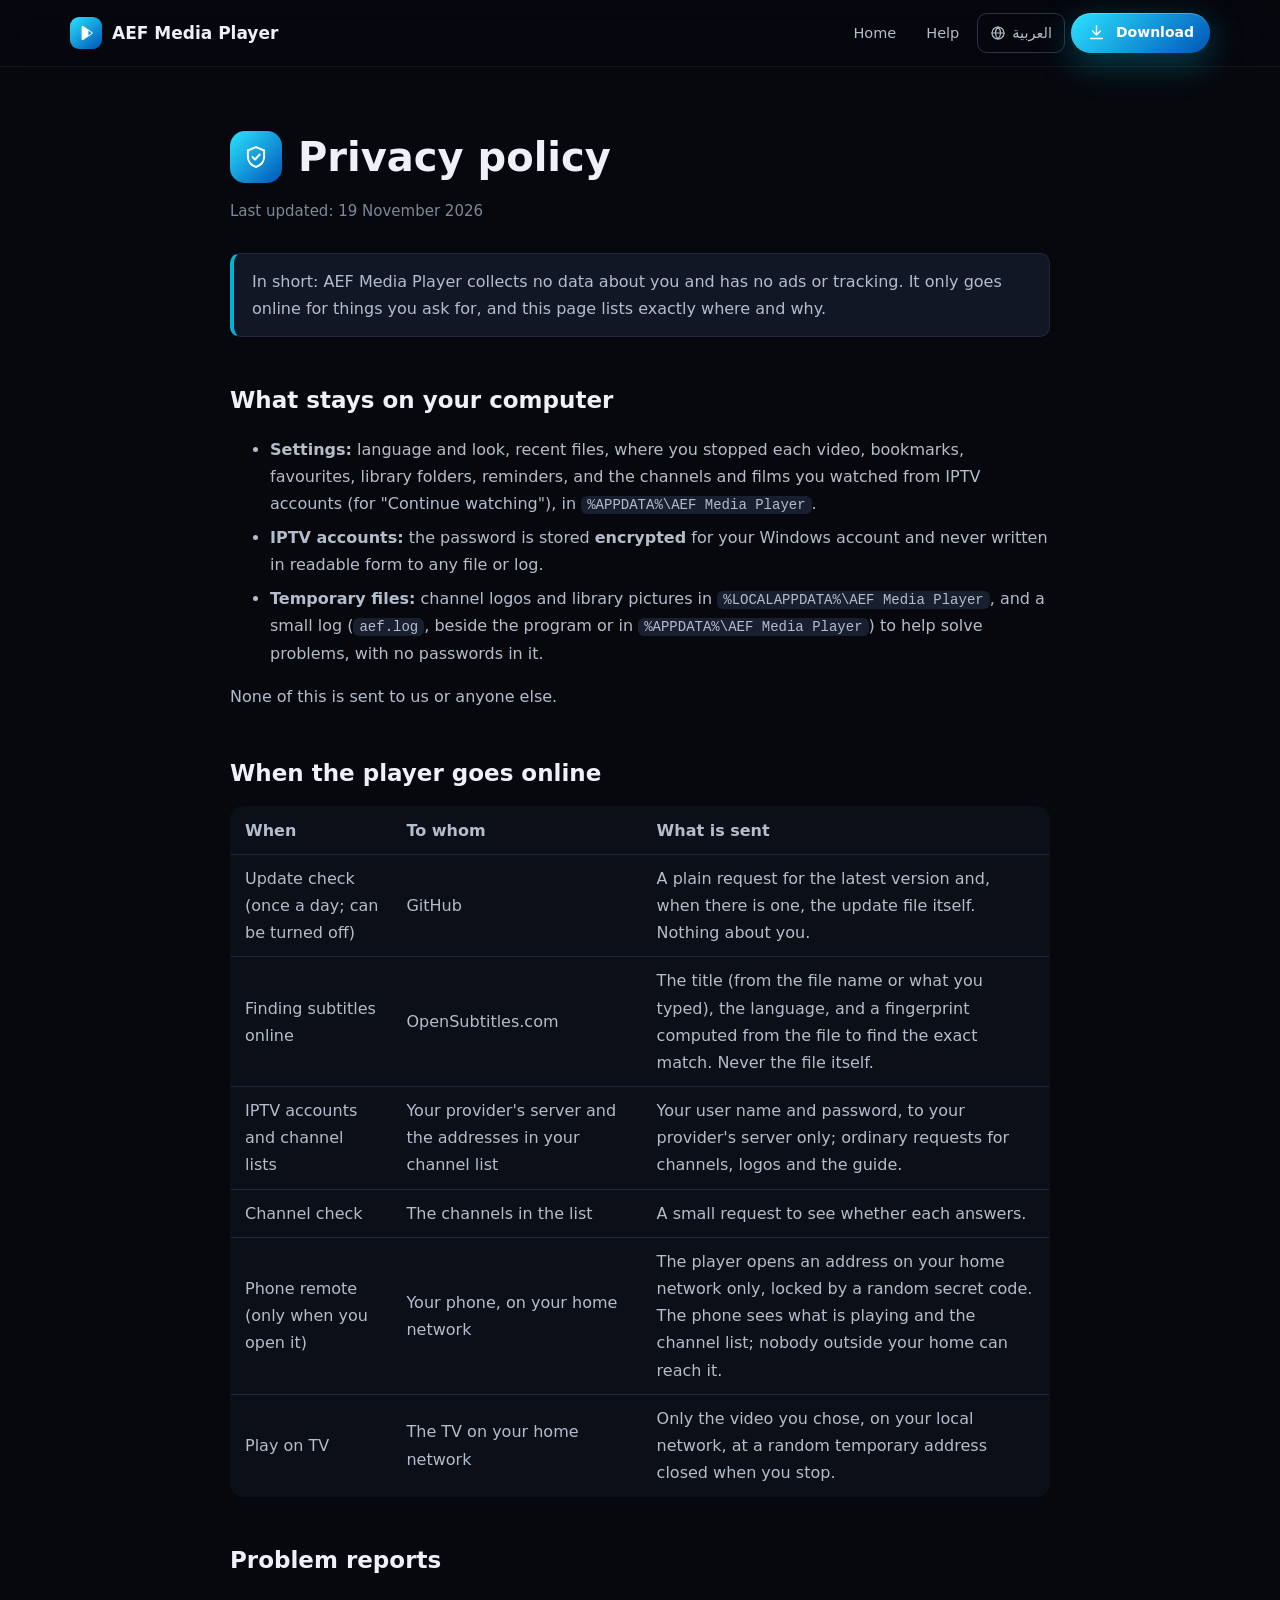
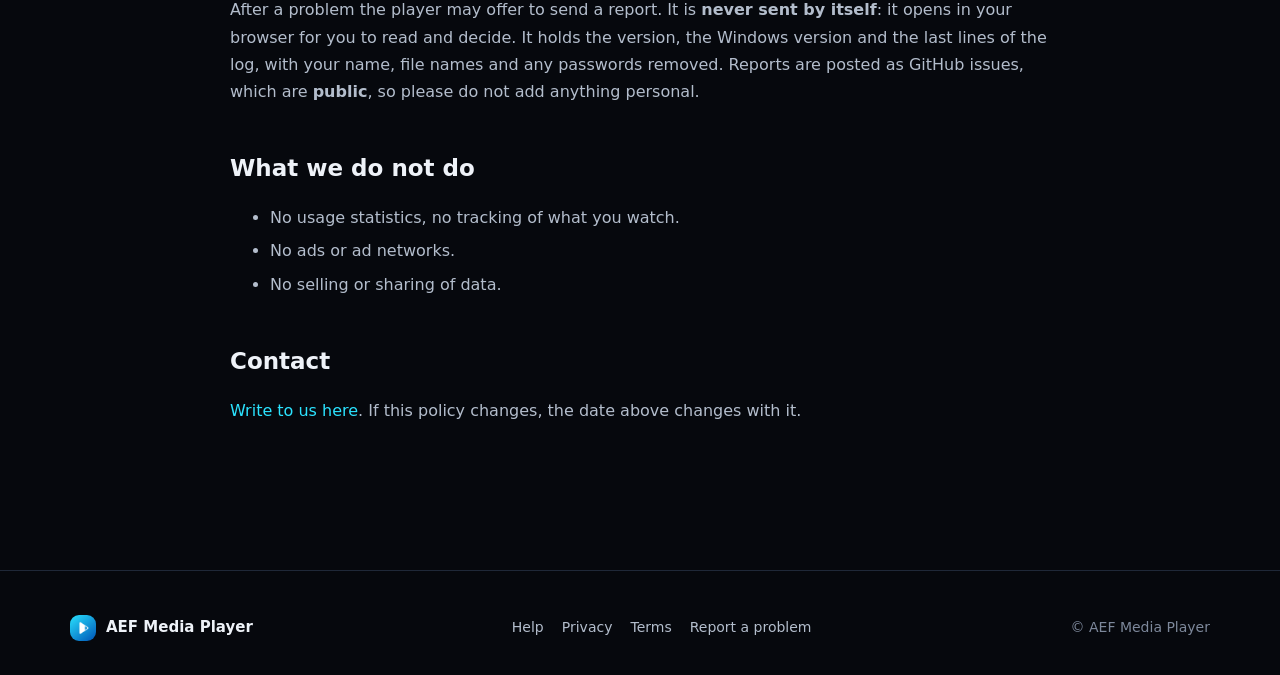
<file: docs/en/privacy.html>
<!doctype html>
<html lang="en" dir="ltr">
<head>
<meta charset="utf-8">
<meta name="viewport" content="width=device-width, initial-scale=1">
<meta name="theme-color" content="#06080D">
<title>Privacy policy — AEF Media Player</title>
<link rel="icon" href="../assets/logo.png">
<link rel="alternate" hreflang="ar" href="../privacy.html">
<link rel="stylesheet" href="../style.css">
</head>
<body>
<header class="top"><div class="wrap">
  <a class="brand" href="./"><img src="../assets/logo.png" alt="">AEF Media Player</a>
  <nav>
    <a class="hide-sm" href="./">Home</a>
    <a class="hide-sm" href="help.html">Help</a>
    <a class="lang" href="../privacy.html" hreflang="ar"><svg class="ico"><use href="../assets/icons.svg#globe"/></svg><span>العربية</span></a>
    <a class="btn primary small" href="https://github.com/merofarahat923-coder/aef-media-player-releases/releases/latest"><svg class="ico"><use href="../assets/icons.svg#download"/></svg>Download</a>
  </nav>
</div></header>

<main class="doc">
<div class="head"><div class="badge"><svg class="ico"><use href="../assets/icons.svg#shield"/></svg></div><h1>Privacy policy</h1></div>
<div class="updated">Last updated: 19 November 2026</div>

<p class="note">In short: AEF Media Player collects no data about you and has no ads or tracking. It only goes online for things you ask for, and this page lists exactly where and why.</p>

<h2>What stays on your computer</h2>
<ul>
  <li><b>Settings:</b> language and look, recent files, where you stopped each video, bookmarks, favourites, library folders, reminders, and the channels and films you watched from IPTV accounts (for "Continue watching"), in <code>%APPDATA%\AEF Media Player</code>.</li>
  <li><b>IPTV accounts:</b> the password is stored <b>encrypted</b> for your Windows account and never written in readable form to any file or log.</li>
  <li><b>Temporary files:</b> channel logos and library pictures in <code>%LOCALAPPDATA%\AEF Media Player</code>, and a small log (<code>aef.log</code>, beside the program or in <code>%APPDATA%\AEF Media Player</code>) to help solve problems, with no passwords in it.</li>
</ul>
<p>None of this is sent to us or anyone else.</p>

<h2>When the player goes online</h2>
<table>
  <tr><th>When</th><th>To whom</th><th>What is sent</th></tr>
  <tr><td>Update check (once a day; can be turned off)</td><td>GitHub</td><td>A plain request for the latest version and, when there is one, the update file itself. Nothing about you.</td></tr>
  <tr><td>Finding subtitles online</td><td>OpenSubtitles.com</td><td>The title (from the file name or what you typed), the language, and a fingerprint computed from the file to find the exact match. Never the file itself.</td></tr>
  <tr><td>IPTV accounts and channel lists</td><td>Your provider's server and the addresses in your channel list</td><td>Your user name and password, to your provider's server only; ordinary requests for channels, logos and the guide.</td></tr>
  <tr><td>Channel check</td><td>The channels in the list</td><td>A small request to see whether each answers.</td></tr>
  <tr><td>Phone remote (only when you open it)</td><td>Your phone, on your home network</td><td>The player opens an address on your home network only, locked by a random secret code. The phone sees what is playing and the channel list; nobody outside your home can reach it.</td></tr>
  <tr><td>Play on TV</td><td>The TV on your home network</td><td>Only the video you chose, on your local network, at a random temporary address closed when you stop.</td></tr>
</table>

<h2>Problem reports</h2>
<p>After a problem the player may offer to send a report. It is <b>never sent by itself</b>: it opens in your browser for you to read and decide. It holds the version, the Windows version and the last lines of the log, with your name, file names and any passwords removed. Reports are posted as GitHub issues, which are <b>public</b>, so please do not add anything personal.</p>

<h2>What we do not do</h2>
<ul>
  <li>No usage statistics, no tracking of what you watch.</li>
  <li>No ads or ad networks.</li>
  <li>No selling or sharing of data.</li>
</ul>

<h2>Contact</h2>
<p><a href="https://github.com/merofarahat923-coder/aef-media-player-releases/issues/new">Write to us here</a>. If this policy changes, the date above changes with it.</p>
</main>

<footer><div class="wrap">
  <a class="brand" href="./"><img src="../assets/logo.png" alt="">AEF Media Player</a>
  <nav><a href="help.html">Help</a><a href="privacy.html">Privacy</a><a href="terms.html">Terms</a><a href="https://github.com/merofarahat923-coder/aef-media-player-releases/issues/new">Report a problem</a></nav>
  <div>© AEF Media Player</div>
</div></footer>
</body>
</html>
</file>
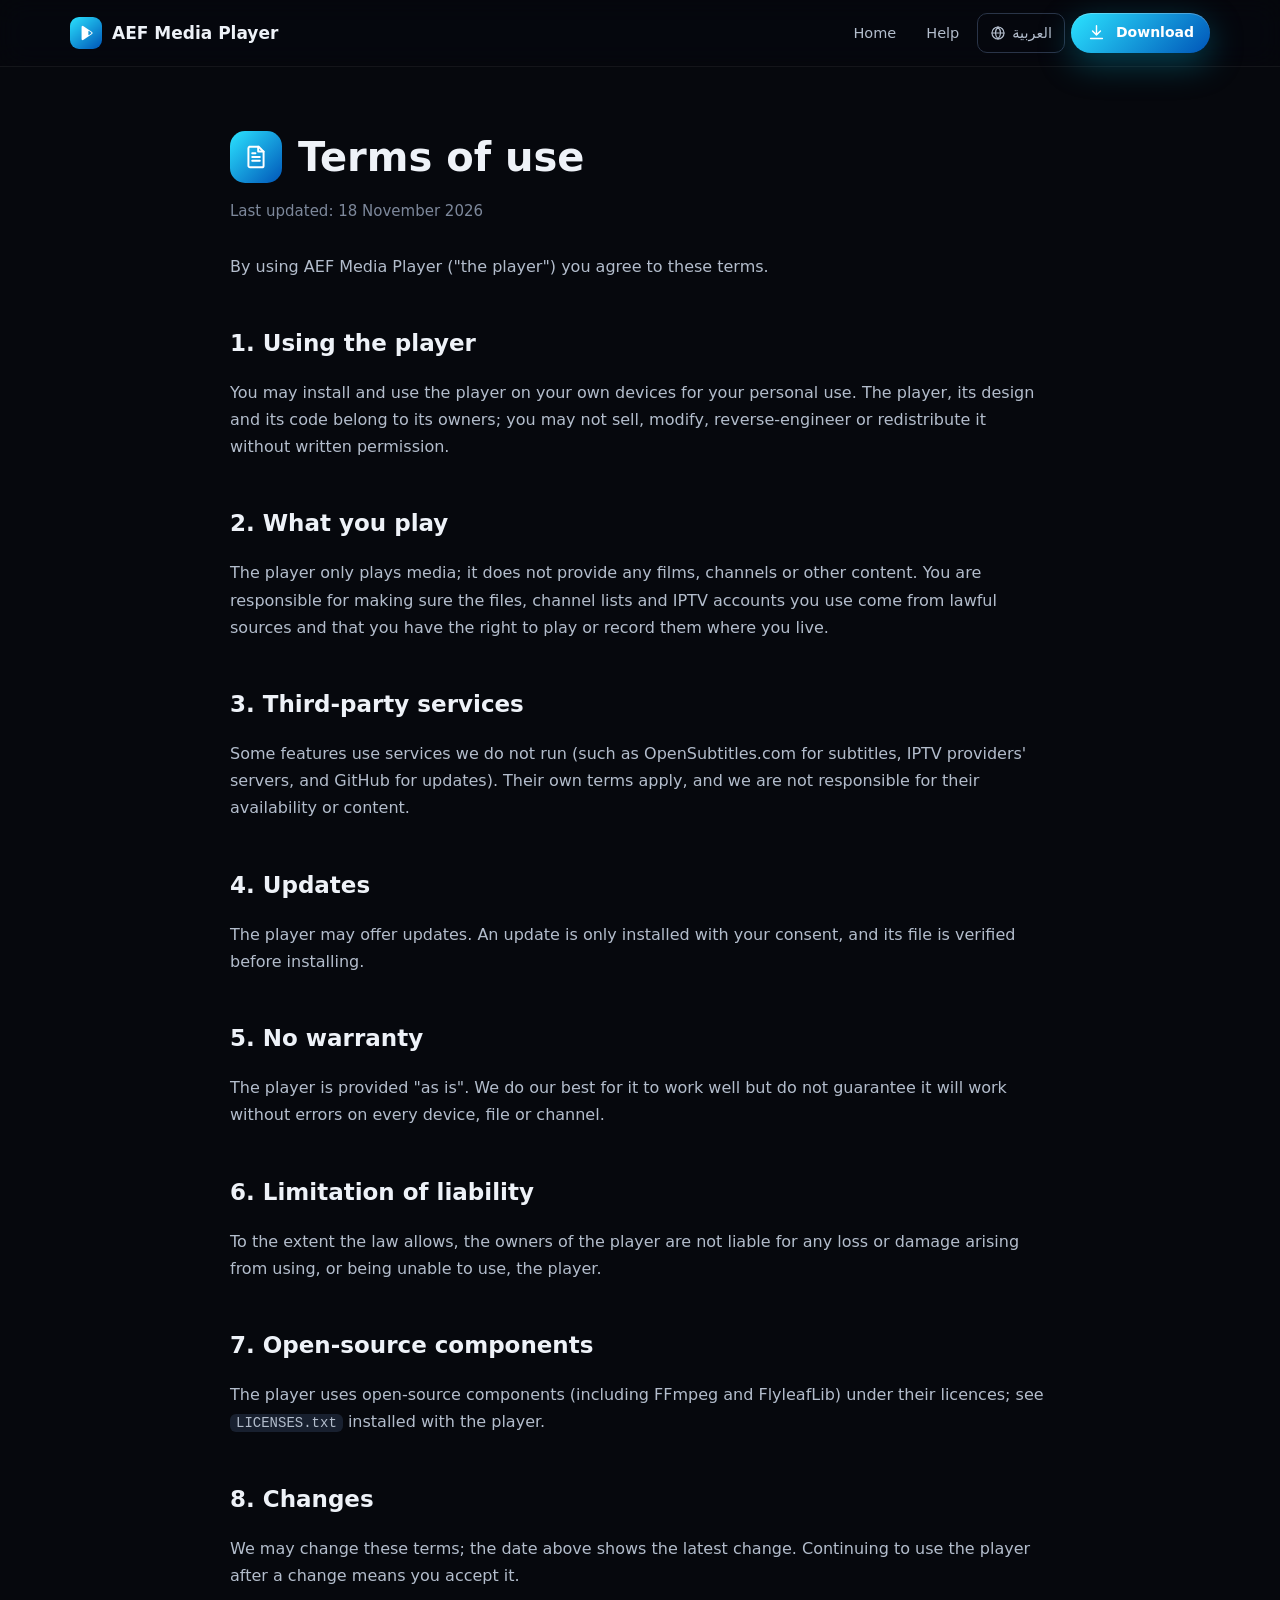
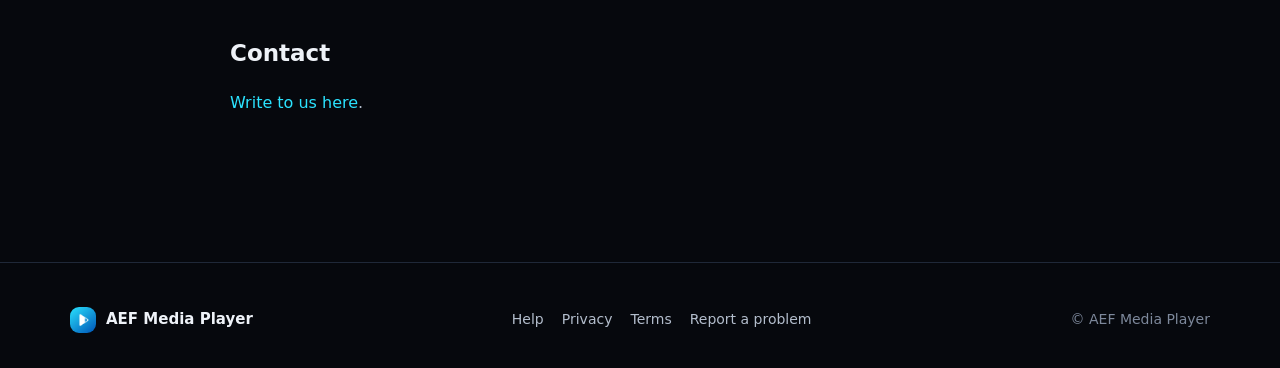
<file: docs/en/terms.html>
<!doctype html>
<html lang="en" dir="ltr">
<head>
<meta charset="utf-8">
<meta name="viewport" content="width=device-width, initial-scale=1">
<meta name="theme-color" content="#06080D">
<title>Terms of use — AEF Media Player</title>
<link rel="icon" href="../assets/logo.png">
<link rel="alternate" hreflang="ar" href="../terms.html">
<link rel="stylesheet" href="../style.css">
</head>
<body>
<header class="top"><div class="wrap">
  <a class="brand" href="./"><img src="../assets/logo.png" alt="">AEF Media Player</a>
  <nav>
    <a class="hide-sm" href="./">Home</a>
    <a class="hide-sm" href="help.html">Help</a>
    <a class="lang" href="../terms.html" hreflang="ar"><svg class="ico"><use href="../assets/icons.svg#globe"/></svg><span>العربية</span></a>
    <a class="btn primary small" href="https://github.com/merofarahat923-coder/aef-media-player-releases/releases/latest"><svg class="ico"><use href="../assets/icons.svg#download"/></svg>Download</a>
  </nav>
</div></header>

<main class="doc">
<div class="head"><div class="badge"><svg class="ico"><use href="../assets/icons.svg#doc"/></svg></div><h1>Terms of use</h1></div>
<div class="updated">Last updated: 18 November 2026</div>

<p>By using AEF Media Player ("the player") you agree to these terms.</p>

<h2>1. Using the player</h2>
<p>You may install and use the player on your own devices for your personal use. The player, its design and its code belong to its owners; you may not sell, modify, reverse-engineer or redistribute it without written permission.</p>

<h2>2. What you play</h2>
<p>The player only plays media; it does not provide any films, channels or other content. You are responsible for making sure the files, channel lists and IPTV accounts you use come from lawful sources and that you have the right to play or record them where you live.</p>

<h2>3. Third-party services</h2>
<p>Some features use services we do not run (such as OpenSubtitles.com for subtitles, IPTV providers' servers, and GitHub for updates). Their own terms apply, and we are not responsible for their availability or content.</p>

<h2>4. Updates</h2>
<p>The player may offer updates. An update is only installed with your consent, and its file is verified before installing.</p>

<h2>5. No warranty</h2>
<p>The player is provided "as is". We do our best for it to work well but do not guarantee it will work without errors on every device, file or channel.</p>

<h2>6. Limitation of liability</h2>
<p>To the extent the law allows, the owners of the player are not liable for any loss or damage arising from using, or being unable to use, the player.</p>

<h2>7. Open-source components</h2>
<p>The player uses open-source components (including FFmpeg and FlyleafLib) under their licences; see <code>LICENSES.txt</code> installed with the player.</p>

<h2>8. Changes</h2>
<p>We may change these terms; the date above shows the latest change. Continuing to use the player after a change means you accept it.</p>

<h2>Contact</h2>
<p><a href="https://github.com/merofarahat923-coder/aef-media-player-releases/issues/new">Write to us here</a>.</p>
</main>

<footer><div class="wrap">
  <a class="brand" href="./"><img src="../assets/logo.png" alt="">AEF Media Player</a>
  <nav><a href="help.html">Help</a><a href="privacy.html">Privacy</a><a href="terms.html">Terms</a><a href="https://github.com/merofarahat923-coder/aef-media-player-releases/issues/new">Report a problem</a></nav>
  <div>© AEF Media Player</div>
</div></footer>
</body>
</html>
</file>
<file: docs/style.css>
/* AEF Media Player website: dark, calm, one accent (the app's cyan), line icons. */
:root {
  --bg0: #06080D; --bg1: #0B0F17; --bg2: #111725; --bg3: #18202F; --line: #1F2838; --line2: #2A3448;
  --text: #EEF2F8; --mid: #B3BDCC; --low: #7D889B;
  --accent: #00B4D8; --accent-hi: #2BE3FF; --blue: #0055B8; --violet: #8B5CF6; --rose: #F25C66;
  --radius: 18px; --radius-sm: 12px;
  --shadow: 0 30px 80px rgba(0, 0, 0, .55), 0 2px 0 rgba(255, 255, 255, .03) inset;
}
* { box-sizing: border-box; }
html { scroll-behavior: smooth; }
body {
  margin: 0; background: var(--bg0); color: var(--text);
  font: 16px/1.7 "Segoe UI Variable Text", "Segoe UI", "Segoe UI Arabic", Tahoma, system-ui, sans-serif;
  -webkit-font-smoothing: antialiased; overflow-x: hidden;
}
a { color: var(--accent-hi); text-decoration: none; }
a:hover { text-decoration: underline; }
img { max-width: 100%; display: block; height: auto; }
.wrap { max-width: 1180px; margin: 0 auto; padding: 0 20px; }
.ico { width: 22px; height: 22px; fill: none; stroke: currentColor; stroke-width: 1.8; stroke-linecap: round; stroke-linejoin: round; flex: none; }
.ico.fill { fill: currentColor; stroke: none; }

/* ---------- header ---------- */
header.top { position: sticky; top: 0; z-index: 20; background: rgba(6, 8, 13, .72); backdrop-filter: saturate(160%) blur(14px); -webkit-backdrop-filter: saturate(160%) blur(14px); border-bottom: 1px solid rgba(255, 255, 255, .06); }
header.top .wrap { display: flex; align-items: center; gap: 22px; height: 66px; }
.brand { display: flex; align-items: center; gap: 10px; font-weight: 700; font-size: 17px; color: var(--text); white-space: nowrap; }
.brand:hover { text-decoration: none; }
.brand img { width: 32px; height: 32px; border-radius: 9px; }
header nav { display: flex; gap: 6px; margin-inline-start: auto; align-items: center; }
header nav a { color: var(--mid); font-size: 14.5px; padding: 7px 12px; border-radius: 10px; }
header nav a:hover { color: var(--text); background: rgba(255, 255, 255, .05); text-decoration: none; }
header nav a.lang { display: inline-flex; align-items: center; gap: 6px; border: 1px solid var(--line2); }
header nav a.lang .ico { width: 16px; height: 16px; }
@media (max-width: 860px) { header nav a.hide-sm { display: none; } }

/* ---------- buttons ---------- */
.btn { display: inline-flex; align-items: center; gap: 10px; padding: 13px 26px; border-radius: 999px; font-weight: 600; font-size: 16px; border: 0; cursor: pointer; transition: transform .15s, box-shadow .15s, filter .15s; color: var(--text); }
.btn:hover { text-decoration: none; transform: translateY(-1px); }
.btn.primary { background: linear-gradient(135deg, var(--accent-hi), var(--blue)); color: #fff; box-shadow: 0 10px 34px rgba(0, 180, 216, .35), inset 0 1px 0 rgba(255, 255, 255, .25); }
.btn.primary:hover { filter: brightness(1.08); box-shadow: 0 14px 40px rgba(0, 180, 216, .45); }
.btn.ghost { border: 1px solid var(--line2); background: rgba(255, 255, 255, .03); }
.btn.ghost:hover { background: rgba(255, 255, 255, .07); }
.btn.small { padding: 8px 16px; font-size: 14px; }
.btn .ico { width: 19px; height: 19px; }

/* ---------- hero ---------- */
.hero { position: relative; padding: 76px 0 30px; text-align: center; overflow: hidden; }
.hero::before { content: ""; position: absolute; inset: -30% -10% auto; height: 900px; pointer-events: none;
  background: radial-gradient(40% 45% at 50% 30%, rgba(0, 180, 216, .26), transparent 70%), radial-gradient(30% 35% at 78% 20%, rgba(139, 92, 246, .18), transparent 70%), radial-gradient(28% 30% at 18% 28%, rgba(0, 85, 184, .25), transparent 70%); }
.hero::after { content: ""; position: absolute; inset: 0; pointer-events: none; opacity: .35;
  background-image: linear-gradient(rgba(255, 255, 255, .04) 1px, transparent 1px), linear-gradient(90deg, rgba(255, 255, 255, .04) 1px, transparent 1px);
  background-size: 56px 56px; mask-image: radial-gradient(60% 50% at 50% 30%, #000, transparent); -webkit-mask-image: radial-gradient(60% 50% at 50% 30%, #000, transparent); }
.hero .wrap { position: relative; z-index: 1; }
.pill { display: inline-flex; align-items: center; gap: 8px; padding: 6px 14px 6px 8px; border-radius: 999px; background: rgba(43, 227, 255, .08); border: 1px solid rgba(43, 227, 255, .25); color: var(--accent-hi); font-size: 14px; margin-bottom: 22px; }
[dir="rtl"] .pill { padding: 6px 8px 6px 14px; }
.pill b { background: var(--accent-hi); color: #00222B; border-radius: 999px; padding: 1px 9px; font-size: 12.5px; }
.pill:hover { text-decoration: none; background: rgba(43, 227, 255, .14); }
.hero h1 { font-size: clamp(34px, 5.6vw, 64px); line-height: 1.15; margin: 0 0 18px; letter-spacing: -.5px; }
[dir="rtl"] .hero h1 { letter-spacing: 0; line-height: 1.3; }
.grad { background: linear-gradient(90deg, var(--accent-hi), #7C9CFF 55%, #B79CFF); -webkit-background-clip: text; background-clip: text; color: transparent; }
.hero p.lead { font-size: clamp(17px, 2.1vw, 21px); color: var(--mid); max-width: 740px; margin: 0 auto 30px; }
.actions { display: flex; gap: 12px; justify-content: center; flex-wrap: wrap; }
.chips { display: flex; gap: 10px; justify-content: center; flex-wrap: wrap; margin-top: 22px; }
.chips span { display: inline-flex; align-items: center; gap: 7px; color: var(--low); font-size: 14px; }
.chips .ico { width: 17px; height: 17px; color: var(--accent); }
.stage { position: relative; margin: 54px auto 0; max-width: 1100px; }
.frame { border-radius: 16px; overflow: hidden; border: 1px solid rgba(255, 255, 255, .09); box-shadow: var(--shadow), 0 0 120px rgba(0, 180, 216, .12); background: #000; }
.stage .phone { position: absolute; width: 19%; min-width: 120px; bottom: -8%; inset-inline-end: -2%; }
@media (max-width: 720px) { .stage .phone { display: none; } }

/* ---------- strip of facts ---------- */
.facts { display: grid; grid-template-columns: repeat(4, 1fr); gap: 1px; background: var(--line); border: 1px solid var(--line); border-radius: var(--radius); overflow: hidden; margin: 70px 0 0; }
.facts div { background: var(--bg1); padding: 22px 20px; display: flex; gap: 14px; align-items: center; }
.facts .ico { width: 30px; height: 30px; color: var(--accent-hi); }
.facts b { display: block; font-size: 17px; }
.facts span { color: var(--low); font-size: 14px; }
@media (max-width: 860px) { .facts { grid-template-columns: 1fr 1fr; } }
@media (max-width: 520px) { .facts { grid-template-columns: 1fr; } }

/* ---------- sections ---------- */
section { padding: 90px 0; position: relative; }
.eyebrow { display: inline-flex; align-items: center; gap: 8px; color: var(--accent-hi); font-size: 14px; font-weight: 600; letter-spacing: .4px; margin-bottom: 10px; }
.eyebrow .ico { width: 18px; height: 18px; }
section h2 { font-size: clamp(26px, 3.6vw, 40px); line-height: 1.25; margin: 0 0 14px; }
.center { text-align: center; }
section p.sub { color: var(--mid); margin: 0 auto 44px; max-width: 700px; font-size: 17.5px; }

/* spotlight: text and a picture side by side */
.spot { display: grid; grid-template-columns: 5fr 7fr; gap: 56px; align-items: center; }
.spot.flip { grid-template-columns: 7fr 5fr; }
.spot.flip .text { order: 2; }
.spot .text p { color: var(--mid); font-size: 17px; margin: 0 0 18px; }
.spot ul { list-style: none; padding: 0; margin: 0; display: grid; gap: 10px; }
.spot li { display: flex; gap: 10px; align-items: flex-start; color: var(--mid); }
.spot li .ico { width: 20px; height: 20px; color: var(--accent-hi); margin-top: 4px; }
.spot .shot { position: relative; }
.spot .shot::before { content: ""; position: absolute; inset: 8% 6%; background: radial-gradient(closest-side, rgba(0, 180, 216, .25), transparent); filter: blur(30px); z-index: -1; }
.phoneframe { max-width: 320px; margin: 0 auto; border-radius: 42px; padding: 10px; background: linear-gradient(160deg, #2A303B, #0D1015); box-shadow: var(--shadow); border: 1px solid rgba(255, 255, 255, .08); }
.phoneframe img { border-radius: 33px; }
@media (max-width: 900px) { .spot, .spot.flip { grid-template-columns: 1fr; gap: 30px; } .spot.flip .text { order: 0; } }

/* feature cards */
.grid { display: grid; grid-template-columns: repeat(auto-fit, minmax(255px, 1fr)); gap: 16px; }
.card { position: relative; background: linear-gradient(180deg, var(--bg2), var(--bg1)); border: 1px solid var(--line); border-radius: var(--radius); padding: 24px; transition: border-color .2s, transform .2s; }
.card:hover { border-color: var(--line2); transform: translateY(-2px); }
.card .badge { width: 46px; height: 46px; border-radius: 13px; display: grid; place-items: center; color: #fff; margin-bottom: 16px;
  background: linear-gradient(135deg, var(--c1, var(--accent-hi)), var(--c2, var(--blue))); box-shadow: 0 8px 22px rgba(0, 0, 0, .35), inset 0 1px 0 rgba(255, 255, 255, .25); }
.card .badge .ico { width: 23px; height: 23px; }
.card h3 { margin: 0 0 6px; font-size: 18px; }
.card p { margin: 0; color: var(--mid); font-size: 15px; }
.c-rose { --c1: #FF7A85; --c2: #B4234A; } .c-violet { --c1: #B79CFF; --c2: #5B2DC9; } .c-gold { --c1: #FFD15C; --c2: #C27A00; }
.c-green { --c1: #5EE6A2; --c2: #0D8B55; } .c-blue { --c1: #6B9BFF; --c2: #1A3FB8; } .c-orange { --c1: #FFB066; --c2: #C2510B; }

.pair { display: grid; grid-template-columns: 1fr 1fr; gap: 18px; }
@media (max-width: 800px) { .pair { grid-template-columns: 1fr; } }

/* FAQ */
.faq { max-width: 840px; margin: 0 auto; }
details { background: var(--bg1); border: 1px solid var(--line); border-radius: 14px; padding: 0 20px; margin-bottom: 10px; transition: border-color .2s; }
details[open] { border-color: var(--line2); }
summary { cursor: pointer; font-weight: 600; padding: 17px 0; list-style: none; display: flex; align-items: center; gap: 12px; }
summary::-webkit-details-marker { display: none; }
summary .ico { width: 18px; height: 18px; color: var(--low); margin-inline-start: auto; transition: transform .2s; }
details[open] summary .ico { transform: rotate(180deg); }
details p { color: var(--mid); margin: 0 0 18px; }

/* final call */
.cta { margin: 0 auto; max-width: 1100px; border-radius: 28px; padding: 60px 30px; text-align: center; position: relative; overflow: hidden;
  background: radial-gradient(60% 120% at 50% 0%, rgba(43, 227, 255, .25), transparent 70%), linear-gradient(135deg, #0C2238, #0B1020 60%, #1B1238); border: 1px solid rgba(255, 255, 255, .08); }
.cta h2 { margin-bottom: 10px; }
.cta p { color: var(--mid); margin: 0 0 28px; }
.cta .small { color: var(--low); font-size: 14px; margin-top: 16px; }

/* ---------- documents (help, privacy, terms) ---------- */
.doc { max-width: 860px; margin: 0 auto; padding: 56px 20px 90px; }
.doc .head { display: flex; align-items: center; gap: 16px; margin-bottom: 8px; }
.doc .head .badge { width: 52px; height: 52px; border-radius: 15px; display: grid; place-items: center; color: #fff; background: linear-gradient(135deg, var(--accent-hi), var(--blue)); }
.doc .head .badge .ico { width: 26px; height: 26px; }
.doc h1 { font-size: clamp(30px, 4vw, 40px); margin: 0; }
.doc .updated { color: var(--low); font-size: 15px; margin-bottom: 28px; }
.doc h2 { font-size: 23px; margin: 44px 0 12px; display: flex; align-items: center; gap: 10px; scroll-margin-top: 80px; }
.doc h2 .ico { color: var(--accent-hi); width: 24px; height: 24px; }
.doc h3 { font-size: 17px; margin: 24px 0 6px; }
.doc p, .doc li { color: var(--mid); }
.doc li { margin-bottom: 6px; }
.doc .note { background: var(--bg2); border: 1px solid var(--line); border-inline-start: 4px solid var(--accent); border-radius: 10px; padding: 14px 18px; color: var(--mid); }
.doc table { width: 100%; border-collapse: collapse; margin: 12px 0; background: var(--bg1); border: 1px solid var(--line); border-radius: 14px; overflow: hidden; }
.doc td, .doc th { border-bottom: 1px solid var(--line); padding: 10px 14px; text-align: start; color: var(--mid); }
.doc tr:last-child td { border-bottom: 0; }
.doc img.inline { border-radius: 14px; border: 1px solid var(--line); margin: 14px 0; }
kbd { background: var(--bg3); border: 1px solid var(--line2); border-bottom-width: 2px; border-radius: 6px; padding: 1px 7px; font: 13px "Cascadia Mono", Consolas, monospace; color: var(--text); white-space: nowrap; }
code { background: var(--bg3); border-radius: 6px; padding: 1px 6px; font-size: 14px; }
.toc { display: flex; flex-wrap: wrap; gap: 8px; margin: 10px 0 24px; }
.toc a { display: inline-flex; align-items: center; gap: 7px; background: var(--bg1); border: 1px solid var(--line); border-radius: 999px; padding: 6px 14px; font-size: 14px; color: var(--mid); }
.toc a .ico { width: 16px; height: 16px; color: var(--accent-hi); }
.toc a:hover { border-color: var(--line2); color: var(--text); text-decoration: none; }

/* ---------- footer ---------- */
footer { border-top: 1px solid var(--line); padding: 44px 0 36px; color: var(--low); font-size: 14px; margin-top: 40px; }
footer .wrap { display: flex; flex-wrap: wrap; gap: 24px; justify-content: space-between; align-items: center; }
footer .brand { font-size: 15px; }
footer .brand img { width: 26px; height: 26px; }
footer nav { display: flex; flex-wrap: wrap; gap: 18px; }
footer a { color: var(--mid); }

@media (prefers-reduced-motion: reduce) { * { transition: none !important; scroll-behavior: auto !important; } }

/* small phones: a tighter header */
@media (max-width: 520px) {
  header.top .wrap { gap: 10px; height: 60px; }
  .brand { font-size: 15px; }
  .brand img { width: 28px; height: 28px; }
  header nav { gap: 4px; }
  header nav a.lang { padding: 7px 9px; }
  header nav a.lang span { display: none; }
  .btn.small { padding: 7px 13px; }
  section { padding: 64px 0; }
  .hero { padding-top: 48px; }
}
</file>
